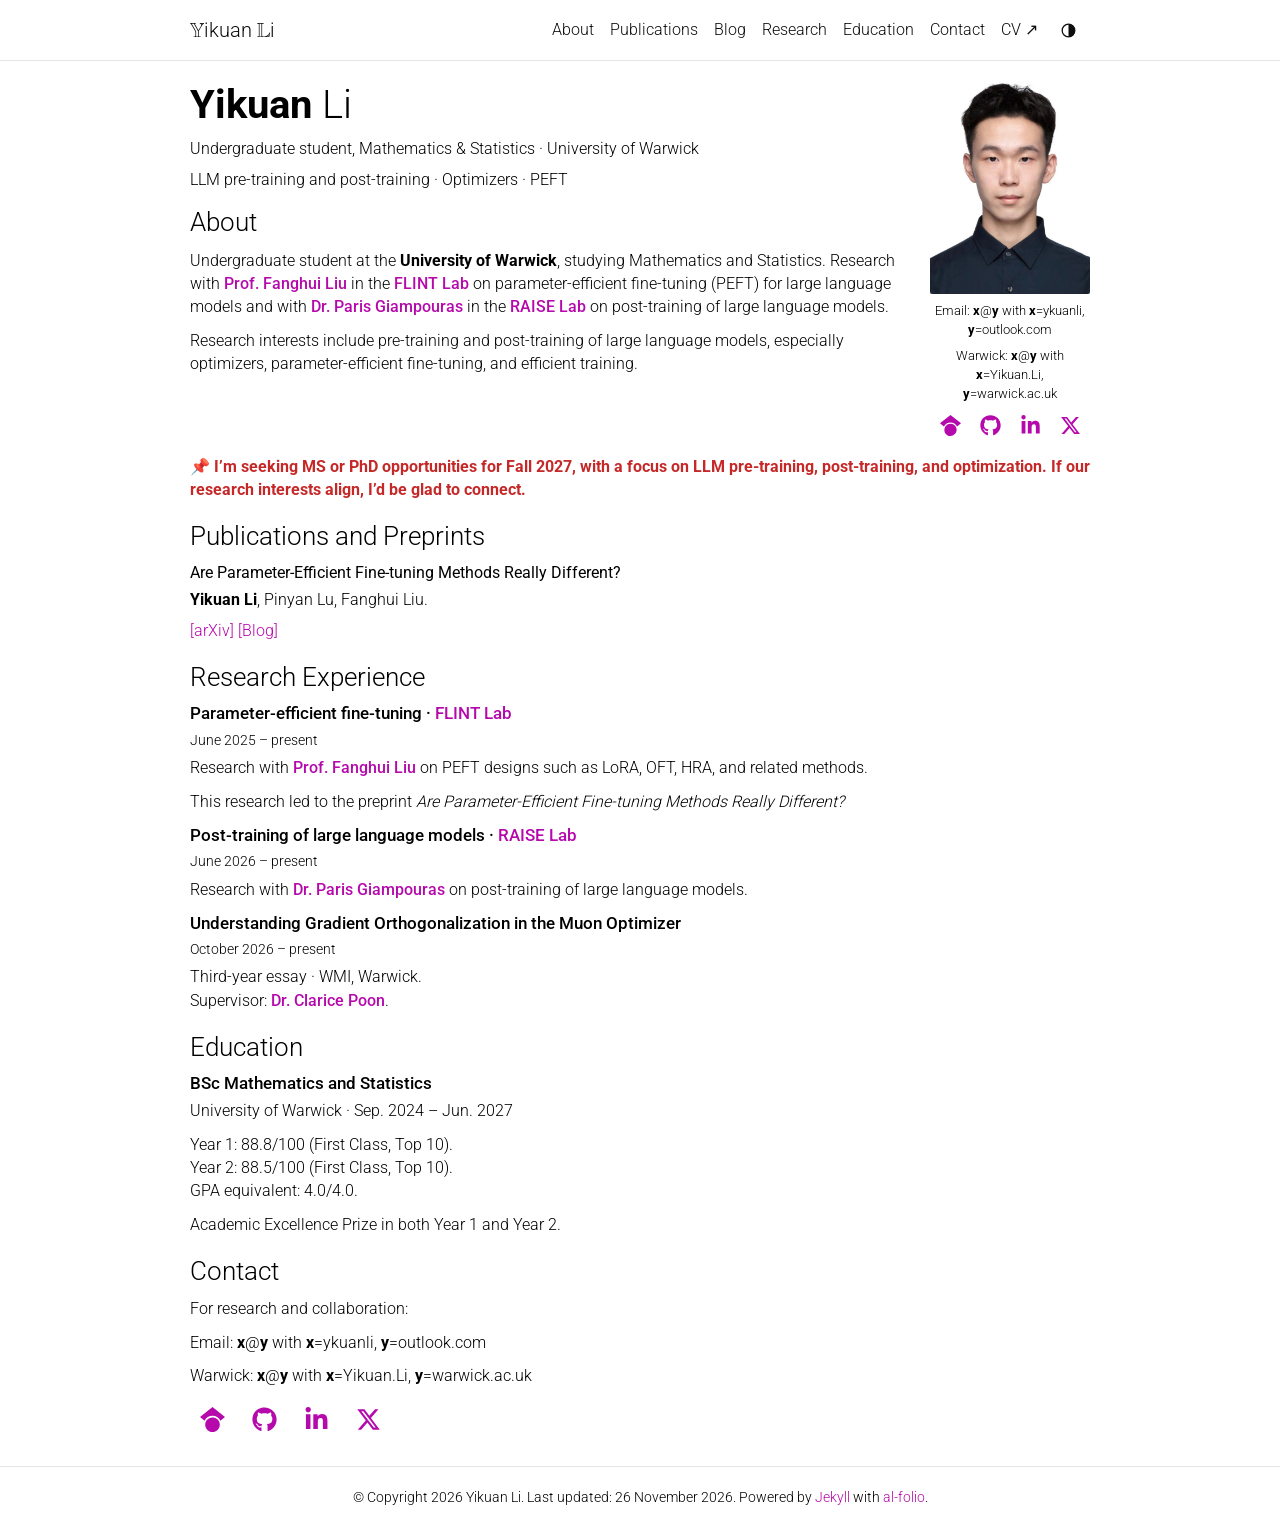
<file: index.html>
<!DOCTYPE html> <html lang="en"> <head> <meta http-equiv="Content-Type" content="text/html; charset=UTF-8"> <meta charset="utf-8"> <meta name="viewport" content="width=device-width, initial-scale=1, shrink-to-fit=no"> <meta http-equiv="X-UA-Compatible" content="IE=edge"> <title> Yikuan Li — Academic Website </title> <meta name="author" content="Yikuan Li"> <meta name="description" content="Yikuan Li — Undergraduate student at Warwick."> <meta name="keywords" content="Yikuan Li, Warwick, large language models, pre-training, post-training, optimizers, PEFT"> <meta http-equiv="Content-Security-Policy" content="default-src 'self'; script-src 'self' 'unsafe-inline' https:; style-src 'self' 'unsafe-inline' https:; img-src 'self' data: https:; font-src 'self' data: https:; media-src 'self' https:; frame-src 'self' https:; connect-src 'self' https:;"> <style>
  :root {
    --max-content-width: 930px;
  }
</style> <link rel="stylesheet" href="/assets/css/tailwind.css?v=50c64c15cbb9fd1ce6056fdb8bcb4b62"> <link defer rel="stylesheet" href="/assets/css/jekyll-pygments-themes-github.css?v=591dab5a4e56573bf4ef7fd332894c99" media="" id="highlight_theme_light"> <link rel="shortcut icon" href="/assets/img/favicon.svg?v=a6e8f90758113d9f0fc6253f316c6c0c"> <link rel="stylesheet" href="/assets/css/main.css?v=3116ba77db9ee1581d05bb3e86fbf7f1"> <link rel="canonical" href="https://kuaaannn.github.io/"> <script src="/assets/js/theme.js?v=5286c3e4c334d0ecb8fc0c40ff4fa7ec"></script> <link defer rel="stylesheet" href="/assets/css/jekyll-pygments-themes-native.css?v=5847e5ed4a4568527aa6cfab446049ca" media="none" id="highlight_theme_dark"> <script>
    initTheme();
  </script> <link rel="stylesheet" href="/assets/css/site.css?v=2a68c6dbdc2234f43de0496fd69f45b0"> <script defer src="/assets/js/site.js?v=5c3663d835994f25e3c44d00c64a2917"></script> </head> <body class="fixed-top-nav sticky-bottom-footer"> <a class="skip-link" href="#about">Skip to content</a> <header> <nav id="navbar" class="navbar navbar-light navbar-expand-sm fixed-top" aria-label="Main navigation"> <div class="container"> <a class="navbar-brand title" href="#top" aria-label="Yikuan Li"><span class="mathbb-initial"><span class="mathbb-initial-text">Y</span><svg xmlns="http://www.w3.org/2000/svg" viewbox="4 18.416 27.127 27.168" aria-hidden="true" focusable="false"><path d="M19.983 32.297 14.629 22.7C14.431 22.422 13.994 21.629 13.836 21.312C13.479 20.717 13.479 20.637 13.32 20.003C13.796 19.844 13.875 19.805 14.431 19.805C14.748 19.805 15.422 19.805 15.422 19.13C15.422 18.416 14.827 18.416 14.113 18.416H5.348C4.635 18.416 4 18.416 4 19.13C4 19.765 4.674 19.805 4.912 19.805C5.745 19.844 5.824 20.042 6.419 21.074L14.351 35.153V41.419C14.351 43.918 14.034 44.156 11.694 44.195C11.416 44.195 10.663 44.195 10.663 44.87C10.663 45.584 11.297 45.584 12.011 45.584H23.195C23.909 45.584 24.504 45.584 24.504 44.87C24.504 44.195 23.83 44.195 23.314 44.195C21.093 44.195 20.816 43.759 20.816 41.419V33.527L25.972 25.198C27.598 22.62 29.184 20.082 30.374 19.805C30.652 19.765 31.127 19.646 31.127 19.13C31.127 18.416 30.533 18.416 29.819 18.416H23.751C23.037 18.416 22.402 18.416 22.402 19.13C22.402 19.725 22.997 19.765 23.275 19.805C25.258 20.042 25.615 21.827 25.615 22.422C25.615 22.779 25.496 23.414 25.099 24.048ZM28.034 19.805C27.875 20.003 27.042 21.034 26.844 21.312C26.686 20.796 26.408 20.201 26.051 19.805ZM15.303 44.195C15.739 43.323 15.739 41.935 15.739 41.499V34.796L7.331 19.805H11.972C11.932 20.399 11.932 20.677 12.606 22.025C12.924 22.62 13.796 24.088 14.113 24.683C14.827 25.952 18.674 32.853 19.428 34.082V41.499C19.428 41.975 19.428 43.323 19.864 44.195Z"></path></svg></span>ikuan <span class="mathbb-initial mathbb-initial-l"><span class="mathbb-initial-text">L</span><svg xmlns="http://www.w3.org/2000/svg" viewbox="35.212 18.416 24.788 27.168" aria-hidden="true" focusable="false"><path d="M45.008 22.065C45.008 20.122 45.127 19.805 47.19 19.805C47.626 19.805 48.3 19.805 48.3 19.13C48.3 18.416 47.705 18.416 46.992 18.416H36.561C35.847 18.416 35.212 18.416 35.212 19.13C35.212 19.805 35.966 19.805 36.283 19.805C38.544 19.805 38.703 20.122 38.703 22.065V41.935C38.703 43.799 38.584 44.195 36.482 44.195C35.887 44.195 35.212 44.195 35.212 44.87C35.212 45.584 35.847 45.584 36.561 45.584H57.581C58.334 45.584 58.691 45.584 58.85 45.068C58.89 44.949 60 37.572 60 37.414C60 36.977 59.643 36.7 59.326 36.7C59.008 36.7 58.691 36.938 58.612 37.255C58.374 38.405 57.938 40.348 54.646 42.411C52.108 44.037 50.085 44.195 48.776 44.195H46.714C45.762 44.195 45.008 44.195 45.008 41.538ZM40.091 21.986C40.091 21.51 40.091 20.518 39.773 19.805H43.938C43.62 20.518 43.62 21.47 43.62 21.986V41.618C43.62 43.045 43.898 43.839 44.057 44.195H39.773C40.091 43.482 40.091 42.49 40.091 42.014ZM57.581 44.195H54.487V44.156C56.272 43.164 57.303 42.173 57.977 41.499Z"></path></svg></span>i</a> <button class="navbar-toggler collapsed navbar-toggler-main" type="button" data-nav-toggle="navbarNav" aria-controls="navbarNav" aria-expanded="false" aria-label="Toggle navigation"> <span class="icon-bar top-bar"></span> <span class="icon-bar middle-bar"></span> <span class="icon-bar bottom-bar"></span> </button> <div class="collapse navbar-collapse navbar-collapse-main" id="navbarNav"> <ul class="navbar-nav navbar-menu-list flex-nowrap"> <li class="nav-item"><a class="nav-link" href="#about">About</a></li> <li class="nav-item"><a class="nav-link" href="#publications">Publications</a></li> <li class="nav-item"><a class="nav-link" href="/blog/">Blog</a></li> <li class="nav-item"><a class="nav-link" href="#research">Research</a></li> <li class="nav-item"><a class="nav-link" href="#education">Education</a></li> <li class="nav-item"><a class="nav-link" href="#contact">Contact</a></li> <li class="nav-item"><a class="nav-link" href="/yikuan_li_cv.pdf" target="_blank" rel="noopener" aria-label="View CV (PDF)" title="View CV (PDF)">CV <span aria-hidden="true">↗</span></a></li> <li class="toggle-container"> <button id="light-toggle" type="button" title="Change color theme" aria-label="Change color theme"> <svg id="light-toggle-system" viewbox="0 0 24 24" aria-hidden="true"><circle cx="12" cy="12" r="8"></circle><path d="M12 4a8 8 0 0 1 0 16z" fill="currentColor" stroke="none"></path></svg> <svg id="light-toggle-dark" viewbox="0 0 24 24" aria-hidden="true"><path d="M20 15.1A8.4 8.4 0 0 1 8.9 4a8.4 8.4 0 1 0 11.1 11.1Z"></path></svg> <svg id="light-toggle-light" viewbox="0 0 24 24" aria-hidden="true"><circle cx="12" cy="12" r="4"></circle><path d="M12 2v2m0 16v2M2 12h2m16 0h2M4.9 4.9l1.4 1.4m11.4 11.4 1.4 1.4M4.9 19.1l1.4-1.4M17.7 6.3l1.4-1.4"></path></svg> </button> </li> </ul> </div> </div> </nav> </header> <div class="container mt-5" role="main"> <div class="post academic-home" id="top"> <aside class="profile float-right" aria-label="Portrait and contact links"> <figure> <picture> <img src="/IMG_1312.jpg" class="profile-photo" width="1170" height="1560" alt="Yikuan Li" loading="eager" onerror="this.onerror=null; document.querySelectorAll('.responsive-img-srcset').forEach(function (n) { n.remove(); });"> </picture> </figure> <div class="profile-links"> <p class="contact-email">Email: <strong>x</strong>@<strong>y</strong> with <span class="email-part"><strong>x</strong>=ykuanli,</span> <span class="email-part"><strong>y</strong>=outlook.com</span></p> <p class="contact-email">Warwick: <strong>x</strong>@<strong>y</strong> with <span class="email-part"><strong>x</strong>=Yikuan.Li,</span> <span class="email-part"><strong>y</strong>=warwick.ac.uk</span></p> <div class="social-icons"> <a class="social-link" href="https://scholar.google.com/citations?user=ZmPfKAYAAAAJ" target="_blank" rel="noopener" aria-label="Google Scholar" title="Google Scholar"> <svg class="social-icon" aria-hidden="true" focusable="false" fill="currentColor" xmlns="http://www.w3.org/2000/svg" viewbox="0 0 512 512"><path d="M390.9 298.5c0 0 0 .1 .1 .1c9.2 19.4 14.4 41.1 14.4 64C405.3 445.1 338.5 512 256 512s-149.3-66.9-149.3-149.3c0-22.9 5.2-44.6 14.4-64h0c1.7-3.6 3.6-7.2 5.6-10.7c4.4-7.6 9.4-14.7 15-21.3c27.4-32.6 68.5-53.3 114.4-53.3c33.6 0 64.6 11.1 89.6 29.9c9.1 6.9 17.4 14.7 24.8 23.5c5.6 6.6 10.6 13.8 15 21.3c2 3.4 3.8 7 5.5 10.5zm26.4-18.8c-30.1-58.4-91-98.4-161.3-98.4s-131.2 40-161.3 98.4L0 202.7 256 0 512 202.7l-94.7 77.1z"></path></svg> </a> <a class="social-link" href="https://github.com/Kuaaannn" target="_blank" rel="noopener" aria-label="GitHub" title="GitHub"> <svg class="social-icon" aria-hidden="true" focusable="false" fill="currentColor" xmlns="http://www.w3.org/2000/svg" viewbox="0 0 496 512"><path d="M165.9 397.4c0 2-2.3 3.6-5.2 3.6-3.3.3-5.6-1.3-5.6-3.6 0-2 2.3-3.6 5.2-3.6 3-.3 5.6 1.3 5.6 3.6zm-31.1-4.5c-.7 2 1.3 4.3 4.3 4.9 2.6 1 5.6 0 6.2-2s-1.3-4.3-4.3-5.2c-2.6-.7-5.5.3-6.2 2.3zm44.2-1.7c-2.9.7-4.9 2.6-4.6 4.9.3 2 2.9 3.3 5.9 2.6 2.9-.7 4.9-2.6 4.6-4.6-.3-1.9-3-3.2-5.9-2.9zM244.8 8C106.1 8 0 113.3 0 252c0 110.9 69.8 205.8 169.5 239.2 12.8 2.3 17.3-5.6 17.3-12.1 0-6.2-.3-40.4-.3-61.4 0 0-70 15-84.7-29.8 0 0-11.4-29.1-27.8-36.6 0 0-22.9-15.7 1.6-15.4 0 0 24.9 2 38.6 25.8 21.9 38.6 58.6 27.5 72.9 20.9 2.3-16 8.8-27.1 16-33.7-55.9-6.2-112.3-14.3-112.3-110.5 0-27.5 7.6-41.3 23.6-58.9-2.6-6.5-11.1-33.3 2.6-67.9 20.9-6.5 69 27 69 27 20-5.6 41.5-8.5 62.8-8.5s42.8 2.9 62.8 8.5c0 0 48.1-33.6 69-27 13.7 34.7 5.2 61.4 2.6 67.9 16 17.7 25.8 31.5 25.8 58.9 0 96.5-58.9 104.2-114.8 110.5 9.2 7.9 17 22.9 17 46.4 0 33.7-.3 75.4-.3 83.6 0 6.5 4.6 14.4 17.3 12.1C428.2 457.8 496 362.9 496 252 496 113.3 383.5 8 244.8 8zM97.2 352.9c-1.3 1-1 3.3.7 5.2 1.6 1.6 3.9 2.3 5.2 1 1.3-1 1-3.3-.7-5.2-1.6-1.6-3.9-2.3-5.2-1zm-10.8-8.1c-.7 1.3.3 2.9 2.3 3.9 1.6 1 3.6.7 4.3-.7.7-1.3-.3-2.9-2.3-3.9-2-.6-3.6-.3-4.3.7zm32.4 35.6c-1.6 1.3-1 4.3 1.3 6.2 2.3 2.3 5.2 2.6 6.5 1 1.3-1.3.7-4.3-1.3-6.2-2.2-2.3-5.2-2.6-6.5-1zm-11.4-14.7c-1.6 1-1.6 3.6 0 5.9 1.6 2.3 4.3 3.3 5.6 2.3 1.6-1.3 1.6-3.9 0-6.2-1.4-2.3-4-3.3-5.6-2z"></path></svg> </a> <a class="social-link" href="https://linkedin.com/in/yikuan-li" target="_blank" rel="noopener" aria-label="LinkedIn" title="LinkedIn"> <svg class="social-icon" aria-hidden="true" focusable="false" fill="currentColor" xmlns="http://www.w3.org/2000/svg" viewbox="0 0 448 512"><path d="M100.28 448H7.4V148.9h92.88zM53.79 108.1C24.09 108.1 0 83.5 0 53.8a53.79 53.79 0 0 1 107.58 0c0 29.7-24.1 54.3-53.79 54.3zM447.9 448h-92.68V302.4c0-34.7-.7-79.2-48.29-79.2-48.29 0-55.69 37.7-55.69 76.7V448h-92.78V148.9h89.08v40.8h1.3c12.4-23.5 42.69-48.3 87.88-48.3 94 0 111.28 61.9 111.28 142.3V448z"></path></svg> </a> <a class="social-link" href="https://x.com/Yi_Kuan_Li" target="_blank" rel="noopener" aria-label="X" title="X"> <svg class="social-icon" aria-hidden="true" focusable="false" fill="currentColor" xmlns="http://www.w3.org/2000/svg" viewbox="0 0 512 512"><path d="M389.2 48h70.6L305.6 224.2 487 464H345L233.7 318.6 106.5 464H35.8L200.7 275.5 26.8 48H172.4L272.9 180.9 389.2 48zM364.4 421.8h39.1L151.1 88h-42L364.4 421.8z"></path></svg> </a> </div> </div> </aside> <header class="post-header"> <h1 class="post-title"> <span class="font-weight-bold">Yikuan</span> Li</h1> <p class="desc">Undergraduate student, Mathematics &amp; Statistics · University of Warwick</p> <p class="research-focus">LLM pre-training and post-training · Optimizers · PEFT</p> </header> <article><section id="about" class="about-section" aria-labelledby="about-heading"> <h2 id="about-heading">About</h2> <p>Undergraduate student at the <strong>University of Warwick</strong>, studying Mathematics and Statistics. Research with <a class="academic-link" href="https://www.lfhsgre.org/" target="_blank" rel="noopener">Prof. Fanghui Liu</a> in the <a class="academic-link" href="https://www.lfhsgre.org/flint.html" target="_blank" rel="noopener">FLINT Lab</a> on parameter-efficient fine-tuning (PEFT) for large language models and with <a class="academic-link" href="https://parisgiampouras.github.io/" target="_blank" rel="noopener">Dr. Paris Giampouras</a> in the <a class="academic-link" href="https://parisgiampouras.github.io/repsai/" target="_blank" rel="noopener">RAISE Lab</a> on post-training of large language models.</p> <p>Research interests include pre-training and post-training of large language models, especially optimizers, parameter-efficient fine-tuning, and efficient training.</p> </section> <aside class="academic-section graduate-opportunities" aria-label="Graduate study opportunities"> <p><strong>📌 I’m seeking MS or PhD opportunities for Fall 2027, with a focus on LLM pre-training, post-training, and optimization. If our research interests align, I’d be glad to connect.</strong></p> </aside> <section id="publications" class="academic-section" aria-labelledby="publications-heading"> <h2 id="publications-heading">Publications and Preprints</h2> <div class="publications"> <ol class="bibliography"> <li class="publication-entry"> <h3 class="title" id="are-parameter-efficient-fine-tuning-methods-really-different">Are Parameter-Efficient Fine-tuning Methods Really Different?</h3> <p class="author"><strong>Yikuan Li</strong>, Pinyan Lu, Fanghui Liu.</p> <p class="periodical"><a href="https://arxiv.org/abs/2610.09122" target="_blank" rel="noopener" aria-label="Read arXiv preprint: Are Parameter-Efficient Fine-tuning Methods Really Different?">[arXiv]</a> <a href="/peft-methods/" target="_blank" rel="noopener" aria-label="Read PEFT research blog: Are Parameter-Efficient Fine-tuning Methods Really Different?">[Blog]</a></p> </li> </ol> </div> </section> <section id="research" class="academic-section" aria-labelledby="research-heading"> <h2 id="research-heading">Research Experience</h2> <h3 id="parameter-efficient-fine-tuning">Parameter-efficient fine-tuning · <a class="academic-link" href="https://www.lfhsgre.org/flint.html" target="_blank" rel="noopener">FLINT Lab</a> </h3> <p class="research-period"><time datetime="2025-06">June 2025</time> – present</p> <p>Research with <a class="academic-link" href="https://www.lfhsgre.org/" target="_blank" rel="noopener">Prof. Fanghui Liu</a> on PEFT designs such as LoRA, OFT, HRA, and related methods.</p> <p>This research led to the preprint <em>Are Parameter-Efficient Fine-tuning Methods Really Different?</em></p> <h3 id="post-training-of-large-language-models">Post-training of large language models · <a class="academic-link" href="https://parisgiampouras.github.io/repsai/" target="_blank" rel="noopener">RAISE Lab</a> </h3> <p class="research-period"><time datetime="2026-06">June 2026</time> – present</p> <p>Research with <a class="academic-link" href="https://parisgiampouras.github.io/" target="_blank" rel="noopener">Dr. Paris Giampouras</a> on post-training of large language models.</p> <h3 id="third-year-essay">Understanding Gradient Orthogonalization in the Muon Optimizer</h3> <p class="research-period"><time datetime="2026-10">October 2026</time> – present</p> <p>Third-year essay · WMI, Warwick.<br> Supervisor: <a class="academic-link" href="https://cmhsp2.github.io/" target="_blank" rel="noopener">Dr. Clarice Poon</a>.</p> </section> <section id="education" class="academic-section" aria-labelledby="education-heading"> <h2 id="education-heading">Education</h2> <h3 id="bsc-mathematics-and-statistics">BSc Mathematics and Statistics</h3> <p class="education-school">University of Warwick · Sep. 2024 – Jun. 2027</p> <p>Year 1: 88.8/100 (First Class, Top 10).<br> Year 2: 88.5/100 (First Class, Top 10).<br> GPA equivalent: 4.0/4.0.</p> <p>Academic Excellence Prize in both Year 1 and Year 2.</p> </section> <section id="contact" class="academic-section" aria-labelledby="contact-heading"> <h2 id="contact-heading">Contact</h2> <p>For research and collaboration:</p> <div class="contact-links" aria-label="Contact links"> <p class="contact-email">Email: <strong>x</strong>@<strong>y</strong> with <span class="email-part"><strong>x</strong>=ykuanli,</span> <span class="email-part"><strong>y</strong>=outlook.com</span></p> <p class="contact-email">Warwick: <strong>x</strong>@<strong>y</strong> with <span class="email-part"><strong>x</strong>=Yikuan.Li,</span> <span class="email-part"><strong>y</strong>=warwick.ac.uk</span></p> <div class="social-icons"> <a class="social-link" href="https://scholar.google.com/citations?user=ZmPfKAYAAAAJ" target="_blank" rel="noopener" aria-label="Google Scholar" title="Google Scholar"> <svg class="social-icon" aria-hidden="true" focusable="false" fill="currentColor" xmlns="http://www.w3.org/2000/svg" viewbox="0 0 512 512"><path d="M390.9 298.5c0 0 0 .1 .1 .1c9.2 19.4 14.4 41.1 14.4 64C405.3 445.1 338.5 512 256 512s-149.3-66.9-149.3-149.3c0-22.9 5.2-44.6 14.4-64h0c1.7-3.6 3.6-7.2 5.6-10.7c4.4-7.6 9.4-14.7 15-21.3c27.4-32.6 68.5-53.3 114.4-53.3c33.6 0 64.6 11.1 89.6 29.9c9.1 6.9 17.4 14.7 24.8 23.5c5.6 6.6 10.6 13.8 15 21.3c2 3.4 3.8 7 5.5 10.5zm26.4-18.8c-30.1-58.4-91-98.4-161.3-98.4s-131.2 40-161.3 98.4L0 202.7 256 0 512 202.7l-94.7 77.1z"></path></svg> </a> <a class="social-link" href="https://github.com/Kuaaannn" target="_blank" rel="noopener" aria-label="GitHub" title="GitHub"> <svg class="social-icon" aria-hidden="true" focusable="false" fill="currentColor" xmlns="http://www.w3.org/2000/svg" viewbox="0 0 496 512"><path d="M165.9 397.4c0 2-2.3 3.6-5.2 3.6-3.3.3-5.6-1.3-5.6-3.6 0-2 2.3-3.6 5.2-3.6 3-.3 5.6 1.3 5.6 3.6zm-31.1-4.5c-.7 2 1.3 4.3 4.3 4.9 2.6 1 5.6 0 6.2-2s-1.3-4.3-4.3-5.2c-2.6-.7-5.5.3-6.2 2.3zm44.2-1.7c-2.9.7-4.9 2.6-4.6 4.9.3 2 2.9 3.3 5.9 2.6 2.9-.7 4.9-2.6 4.6-4.6-.3-1.9-3-3.2-5.9-2.9zM244.8 8C106.1 8 0 113.3 0 252c0 110.9 69.8 205.8 169.5 239.2 12.8 2.3 17.3-5.6 17.3-12.1 0-6.2-.3-40.4-.3-61.4 0 0-70 15-84.7-29.8 0 0-11.4-29.1-27.8-36.6 0 0-22.9-15.7 1.6-15.4 0 0 24.9 2 38.6 25.8 21.9 38.6 58.6 27.5 72.9 20.9 2.3-16 8.8-27.1 16-33.7-55.9-6.2-112.3-14.3-112.3-110.5 0-27.5 7.6-41.3 23.6-58.9-2.6-6.5-11.1-33.3 2.6-67.9 20.9-6.5 69 27 69 27 20-5.6 41.5-8.5 62.8-8.5s42.8 2.9 62.8 8.5c0 0 48.1-33.6 69-27 13.7 34.7 5.2 61.4 2.6 67.9 16 17.7 25.8 31.5 25.8 58.9 0 96.5-58.9 104.2-114.8 110.5 9.2 7.9 17 22.9 17 46.4 0 33.7-.3 75.4-.3 83.6 0 6.5 4.6 14.4 17.3 12.1C428.2 457.8 496 362.9 496 252 496 113.3 383.5 8 244.8 8zM97.2 352.9c-1.3 1-1 3.3.7 5.2 1.6 1.6 3.9 2.3 5.2 1 1.3-1 1-3.3-.7-5.2-1.6-1.6-3.9-2.3-5.2-1zm-10.8-8.1c-.7 1.3.3 2.9 2.3 3.9 1.6 1 3.6.7 4.3-.7.7-1.3-.3-2.9-2.3-3.9-2-.6-3.6-.3-4.3.7zm32.4 35.6c-1.6 1.3-1 4.3 1.3 6.2 2.3 2.3 5.2 2.6 6.5 1 1.3-1.3.7-4.3-1.3-6.2-2.2-2.3-5.2-2.6-6.5-1zm-11.4-14.7c-1.6 1-1.6 3.6 0 5.9 1.6 2.3 4.3 3.3 5.6 2.3 1.6-1.3 1.6-3.9 0-6.2-1.4-2.3-4-3.3-5.6-2z"></path></svg> </a> <a class="social-link" href="https://linkedin.com/in/yikuan-li" target="_blank" rel="noopener" aria-label="LinkedIn" title="LinkedIn"> <svg class="social-icon" aria-hidden="true" focusable="false" fill="currentColor" xmlns="http://www.w3.org/2000/svg" viewbox="0 0 448 512"><path d="M100.28 448H7.4V148.9h92.88zM53.79 108.1C24.09 108.1 0 83.5 0 53.8a53.79 53.79 0 0 1 107.58 0c0 29.7-24.1 54.3-53.79 54.3zM447.9 448h-92.68V302.4c0-34.7-.7-79.2-48.29-79.2-48.29 0-55.69 37.7-55.69 76.7V448h-92.78V148.9h89.08v40.8h1.3c12.4-23.5 42.69-48.3 87.88-48.3 94 0 111.28 61.9 111.28 142.3V448z"></path></svg> </a> <a class="social-link" href="https://x.com/Yi_Kuan_Li" target="_blank" rel="noopener" aria-label="X" title="X"> <svg class="social-icon" aria-hidden="true" focusable="false" fill="currentColor" xmlns="http://www.w3.org/2000/svg" viewbox="0 0 512 512"><path d="M389.2 48h70.6L305.6 224.2 487 464H345L233.7 318.6 106.5 464H35.8L200.7 275.5 26.8 48H172.4L272.9 180.9 389.2 48zM364.4 421.8h39.1L151.1 88h-42L364.4 421.8z"></path></svg> </a> </div> </div> </section> </article> </div> </div> <footer class="sticky-bottom mt-5" role="contentinfo"> <div class="container"> © Copyright 2026 Yikuan Li. Last updated: 26 November 2026. Powered by <a href="https://jekyllrb.com/" rel="external nofollow noopener" target="_blank">Jekyll</a> with <a href="https://github.com/alshedivat/al-folio" rel="external nofollow noopener" target="_blank">al-folio</a>. </div> </footer> <script>
  window.alFolio = {
    compatBootstrap: false
  };
</script> <script src="/assets/js/nav-toggle.js?v=141bd79a73ebc0f0b6ea58e440ae79fc"></script> <script src="/assets/js/tooltips-setup.js?v=fe487e99db6c43751e6e7bdb2d6a0611"></script> <script src="/assets/js/no_defer.js?v=53b1b1a645525975c963ce8bf8bfefcf"></script> <script defer src="/assets/js/common.js?v=87baac90f765f2f3362dcf6aaf312a8a"></script> <script defer src="/assets/js/copy_code.js?v=c8a01c11a92744d44b093fc3bda915df" type="text/javascript"></script> <script defer src="/assets/js/jupyter_new_tab.js?v=896d254890d9b47f0281f63bfccf0dee"></script> </body> </html>
</file>
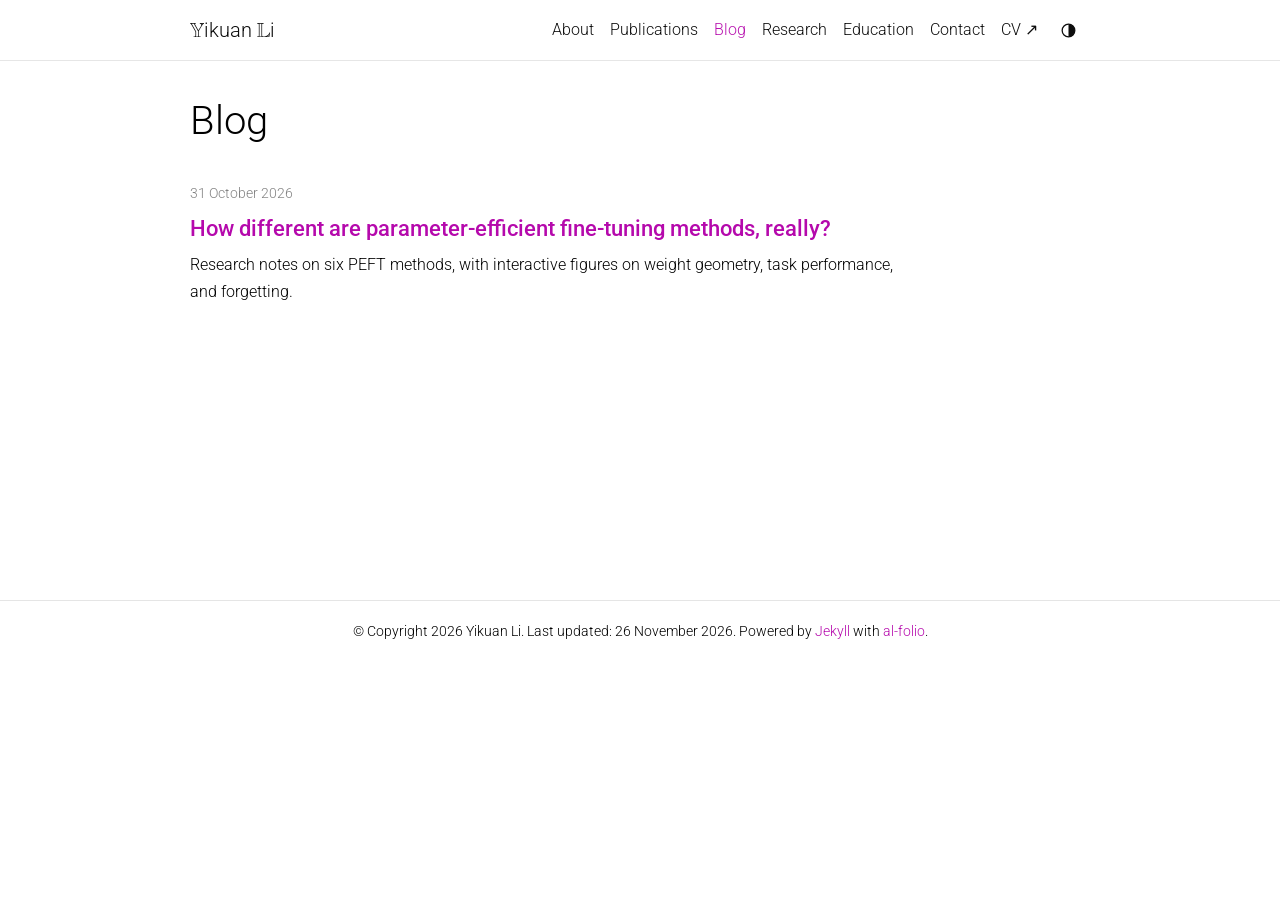
<file: blog/index.html>
<!DOCTYPE html> <html lang="en"> <head> <meta http-equiv="Content-Type" content="text/html; charset=UTF-8"> <meta charset="utf-8"> <meta name="viewport" content="width=device-width, initial-scale=1, shrink-to-fit=no"> <meta http-equiv="X-UA-Compatible" content="IE=edge"> <title> Blog | Yikuan Li — Academic Website </title> <meta name="author" content="Yikuan Li"> <meta name="description" content="Research notes by Yikuan Li."> <meta name="keywords" content="Yikuan Li, Warwick, large language models, pre-training, post-training, optimizers, PEFT"> <meta http-equiv="Content-Security-Policy" content="default-src 'self'; script-src 'self' 'unsafe-inline' https:; style-src 'self' 'unsafe-inline' https:; img-src 'self' data: https:; font-src 'self' data: https:; media-src 'self' https:; frame-src 'self' https:; connect-src 'self' https:;"> <style>
  :root {
    --max-content-width: 930px;
  }
</style> <link rel="stylesheet" href="/assets/css/tailwind.css?v=50c64c15cbb9fd1ce6056fdb8bcb4b62"> <link defer rel="stylesheet" href="/assets/css/jekyll-pygments-themes-github.css?v=591dab5a4e56573bf4ef7fd332894c99" media="" id="highlight_theme_light"> <link rel="shortcut icon" href="/assets/img/favicon.svg?v=a6e8f90758113d9f0fc6253f316c6c0c"> <link rel="stylesheet" href="/assets/css/main.css?v=3116ba77db9ee1581d05bb3e86fbf7f1"> <link rel="canonical" href="https://kuaaannn.github.io/blog/"> <script src="/assets/js/theme.js?v=5286c3e4c334d0ecb8fc0c40ff4fa7ec"></script> <link defer rel="stylesheet" href="/assets/css/jekyll-pygments-themes-native.css?v=5847e5ed4a4568527aa6cfab446049ca" media="none" id="highlight_theme_dark"> <script>
    initTheme();
  </script> <link rel="stylesheet" href="/assets/css/site.css?v=2a68c6dbdc2234f43de0496fd69f45b0"> <script defer src="/assets/js/site.js?v=5c3663d835994f25e3c44d00c64a2917"></script> </head> <body class="fixed-top-nav sticky-bottom-footer"> <a class="skip-link" href="#main">Skip to content</a> <header> <nav id="navbar" class="navbar navbar-light navbar-expand-sm fixed-top" aria-label="Main navigation"> <div class="container"> <a class="navbar-brand title" href="/" aria-label="Yikuan Li"><span class="mathbb-initial"><span class="mathbb-initial-text">Y</span><svg xmlns="http://www.w3.org/2000/svg" viewbox="4 18.416 27.127 27.168" aria-hidden="true" focusable="false"><path d="M19.983 32.297 14.629 22.7C14.431 22.422 13.994 21.629 13.836 21.312C13.479 20.717 13.479 20.637 13.32 20.003C13.796 19.844 13.875 19.805 14.431 19.805C14.748 19.805 15.422 19.805 15.422 19.13C15.422 18.416 14.827 18.416 14.113 18.416H5.348C4.635 18.416 4 18.416 4 19.13C4 19.765 4.674 19.805 4.912 19.805C5.745 19.844 5.824 20.042 6.419 21.074L14.351 35.153V41.419C14.351 43.918 14.034 44.156 11.694 44.195C11.416 44.195 10.663 44.195 10.663 44.87C10.663 45.584 11.297 45.584 12.011 45.584H23.195C23.909 45.584 24.504 45.584 24.504 44.87C24.504 44.195 23.83 44.195 23.314 44.195C21.093 44.195 20.816 43.759 20.816 41.419V33.527L25.972 25.198C27.598 22.62 29.184 20.082 30.374 19.805C30.652 19.765 31.127 19.646 31.127 19.13C31.127 18.416 30.533 18.416 29.819 18.416H23.751C23.037 18.416 22.402 18.416 22.402 19.13C22.402 19.725 22.997 19.765 23.275 19.805C25.258 20.042 25.615 21.827 25.615 22.422C25.615 22.779 25.496 23.414 25.099 24.048ZM28.034 19.805C27.875 20.003 27.042 21.034 26.844 21.312C26.686 20.796 26.408 20.201 26.051 19.805ZM15.303 44.195C15.739 43.323 15.739 41.935 15.739 41.499V34.796L7.331 19.805H11.972C11.932 20.399 11.932 20.677 12.606 22.025C12.924 22.62 13.796 24.088 14.113 24.683C14.827 25.952 18.674 32.853 19.428 34.082V41.499C19.428 41.975 19.428 43.323 19.864 44.195Z"></path></svg></span>ikuan <span class="mathbb-initial mathbb-initial-l"><span class="mathbb-initial-text">L</span><svg xmlns="http://www.w3.org/2000/svg" viewbox="35.212 18.416 24.788 27.168" aria-hidden="true" focusable="false"><path d="M45.008 22.065C45.008 20.122 45.127 19.805 47.19 19.805C47.626 19.805 48.3 19.805 48.3 19.13C48.3 18.416 47.705 18.416 46.992 18.416H36.561C35.847 18.416 35.212 18.416 35.212 19.13C35.212 19.805 35.966 19.805 36.283 19.805C38.544 19.805 38.703 20.122 38.703 22.065V41.935C38.703 43.799 38.584 44.195 36.482 44.195C35.887 44.195 35.212 44.195 35.212 44.87C35.212 45.584 35.847 45.584 36.561 45.584H57.581C58.334 45.584 58.691 45.584 58.85 45.068C58.89 44.949 60 37.572 60 37.414C60 36.977 59.643 36.7 59.326 36.7C59.008 36.7 58.691 36.938 58.612 37.255C58.374 38.405 57.938 40.348 54.646 42.411C52.108 44.037 50.085 44.195 48.776 44.195H46.714C45.762 44.195 45.008 44.195 45.008 41.538ZM40.091 21.986C40.091 21.51 40.091 20.518 39.773 19.805H43.938C43.62 20.518 43.62 21.47 43.62 21.986V41.618C43.62 43.045 43.898 43.839 44.057 44.195H39.773C40.091 43.482 40.091 42.49 40.091 42.014ZM57.581 44.195H54.487V44.156C56.272 43.164 57.303 42.173 57.977 41.499Z"></path></svg></span>i</a> <button class="navbar-toggler collapsed navbar-toggler-main" type="button" data-nav-toggle="navbarNav" aria-controls="navbarNav" aria-expanded="false" aria-label="Toggle navigation"> <span class="icon-bar top-bar"></span> <span class="icon-bar middle-bar"></span> <span class="icon-bar bottom-bar"></span> </button> <div class="collapse navbar-collapse navbar-collapse-main" id="navbarNav"> <ul class="navbar-nav navbar-menu-list flex-nowrap"> <li class="nav-item"><a class="nav-link" href="/#about">About</a></li> <li class="nav-item"><a class="nav-link" href="/#publications">Publications</a></li> <li class="nav-item"><a class="nav-link" href="/blog/" aria-current="page">Blog</a></li> <li class="nav-item"><a class="nav-link" href="/#research">Research</a></li> <li class="nav-item"><a class="nav-link" href="/#education">Education</a></li> <li class="nav-item"><a class="nav-link" href="/#contact">Contact</a></li> <li class="nav-item"><a class="nav-link" href="/yikuan_li_cv.pdf" target="_blank" rel="noopener" aria-label="View CV (PDF)" title="View CV (PDF)">CV <span aria-hidden="true">↗</span></a></li> <li class="toggle-container"> <button id="light-toggle" type="button" title="Change color theme" aria-label="Change color theme"> <svg id="light-toggle-system" viewbox="0 0 24 24" aria-hidden="true"><circle cx="12" cy="12" r="8"></circle><path d="M12 4a8 8 0 0 1 0 16z" fill="currentColor" stroke="none"></path></svg> <svg id="light-toggle-dark" viewbox="0 0 24 24" aria-hidden="true"><path d="M20 15.1A8.4 8.4 0 0 1 8.9 4a8.4 8.4 0 1 0 11.1 11.1Z"></path></svg> <svg id="light-toggle-light" viewbox="0 0 24 24" aria-hidden="true"><circle cx="12" cy="12" r="4"></circle><path d="M12 2v2m0 16v2M2 12h2m16 0h2M4.9 4.9l1.4 1.4m11.4 11.4 1.4 1.4M4.9 19.1l1.4-1.4M17.7 6.3l1.4-1.4"></path></svg> </button> </li> </ul> </div> </div> </nav> </header> <div class="container mt-5" role="main"> <div class="post blog-index" id="top"> <header class="post-header"><h1 class="post-title">Blog</h1></header> <article id="main"><ul class="blog-post-list"> <li> <time datetime="2026-10-31">31 October 2026</time> <h2><a href="/peft-methods/">How different are parameter-efficient fine-tuning methods, really?</a></h2> <p>Research notes on six PEFT methods, with interactive figures on weight geometry, task performance, and forgetting.</p> </li> </ul> </article> </div> </div> <footer class="sticky-bottom mt-5" role="contentinfo"> <div class="container"> © Copyright 2026 Yikuan Li. Last updated: 26 November 2026. Powered by <a href="https://jekyllrb.com/" rel="external nofollow noopener" target="_blank">Jekyll</a> with <a href="https://github.com/alshedivat/al-folio" rel="external nofollow noopener" target="_blank">al-folio</a>. </div> </footer> <script>
  window.alFolio = {
    compatBootstrap: false
  };
</script> <script src="/assets/js/nav-toggle.js?v=141bd79a73ebc0f0b6ea58e440ae79fc"></script> <script src="/assets/js/tooltips-setup.js?v=fe487e99db6c43751e6e7bdb2d6a0611"></script> <script src="/assets/js/no_defer.js?v=53b1b1a645525975c963ce8bf8bfefcf"></script> <script defer src="/assets/js/common.js?v=87baac90f765f2f3362dcf6aaf312a8a"></script> <script defer src="/assets/js/copy_code.js?v=c8a01c11a92744d44b093fc3bda915df" type="text/javascript"></script> <script defer src="/assets/js/jupyter_new_tab.js?v=896d254890d9b47f0281f63bfccf0dee"></script> </body> </html>
</file>
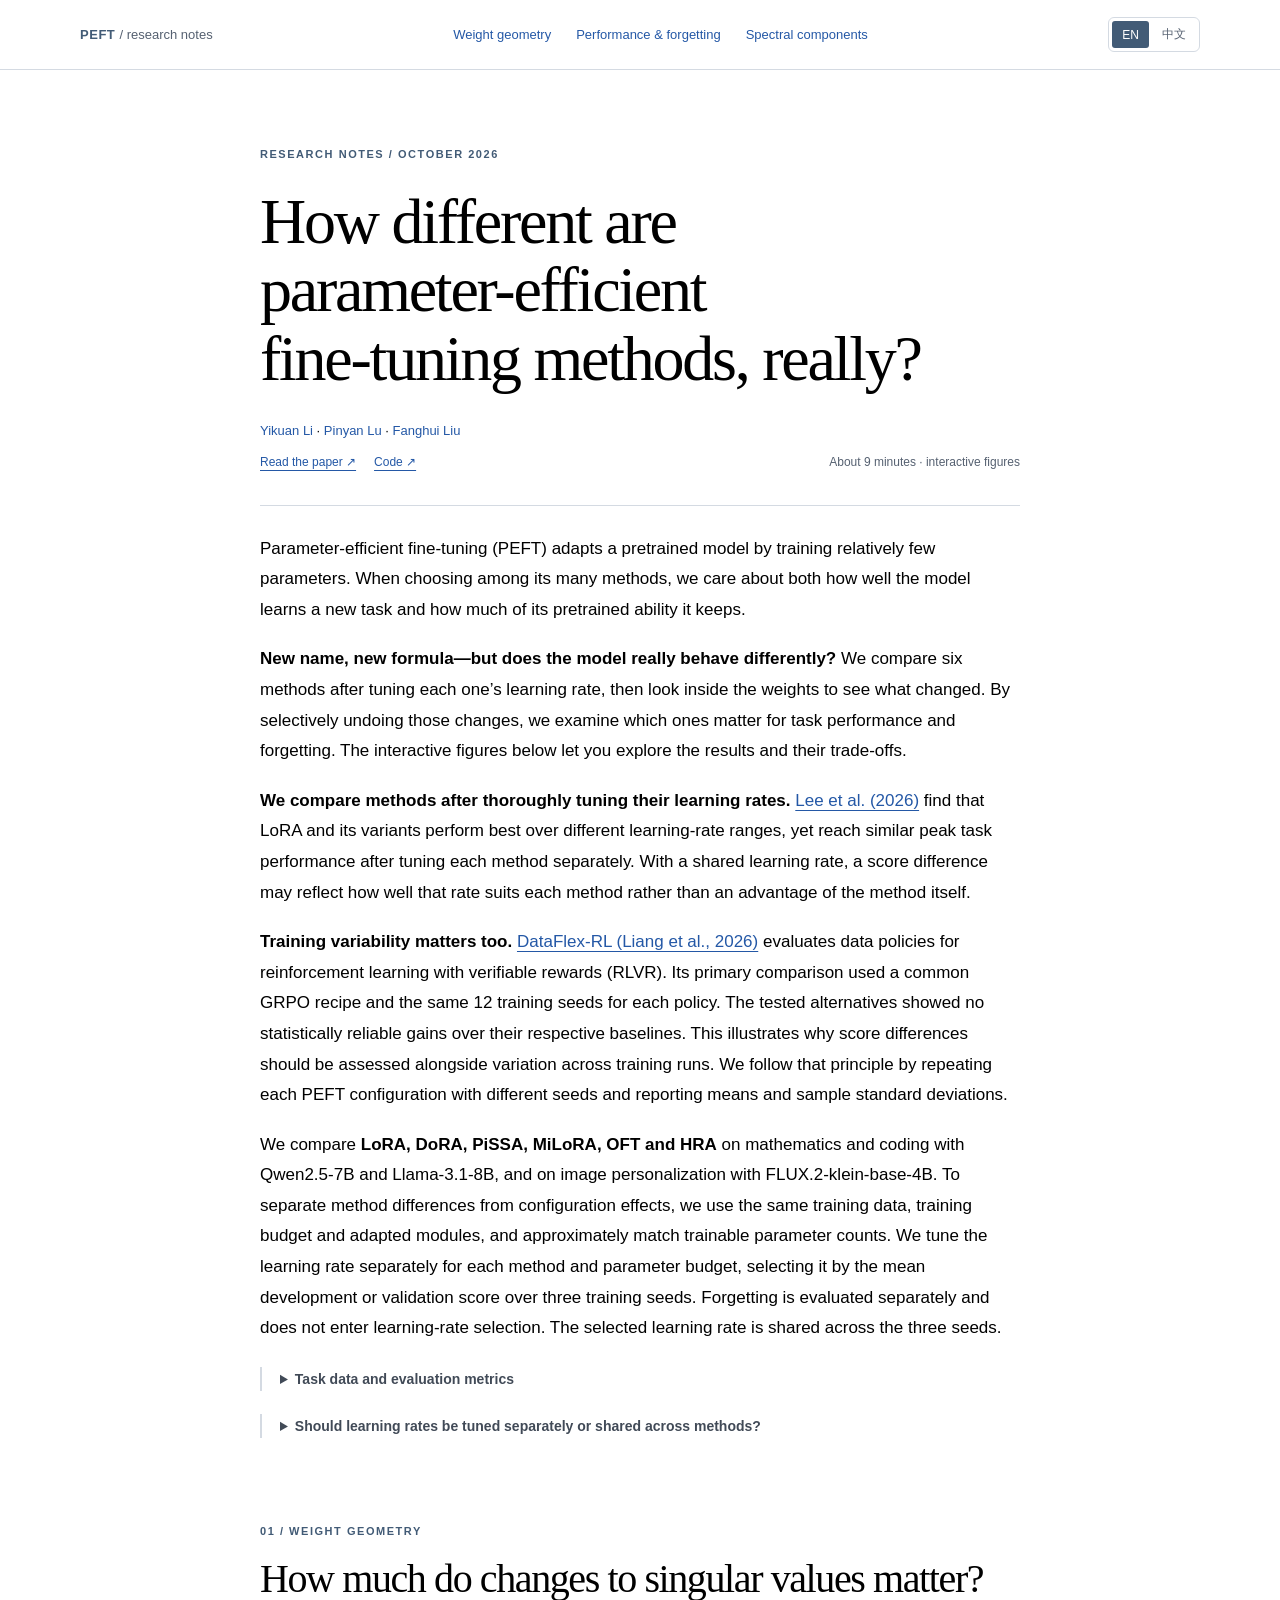
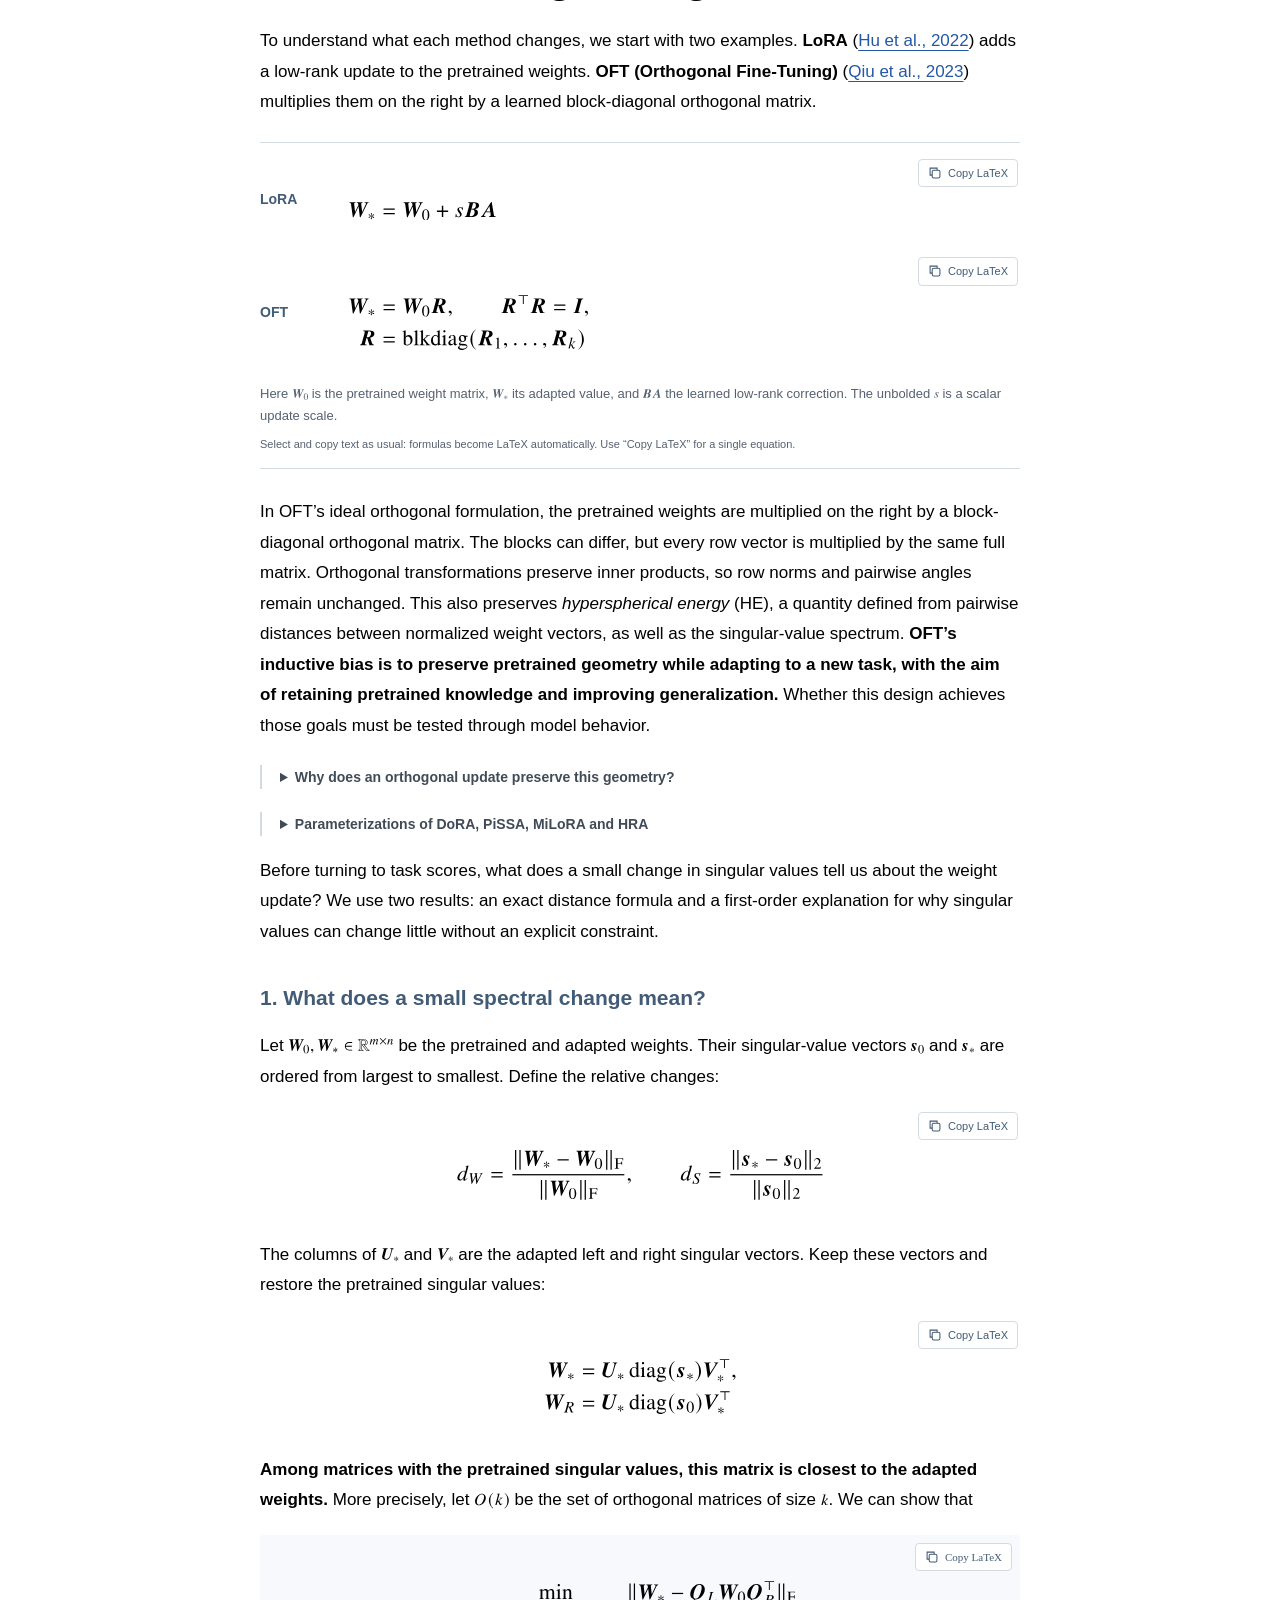
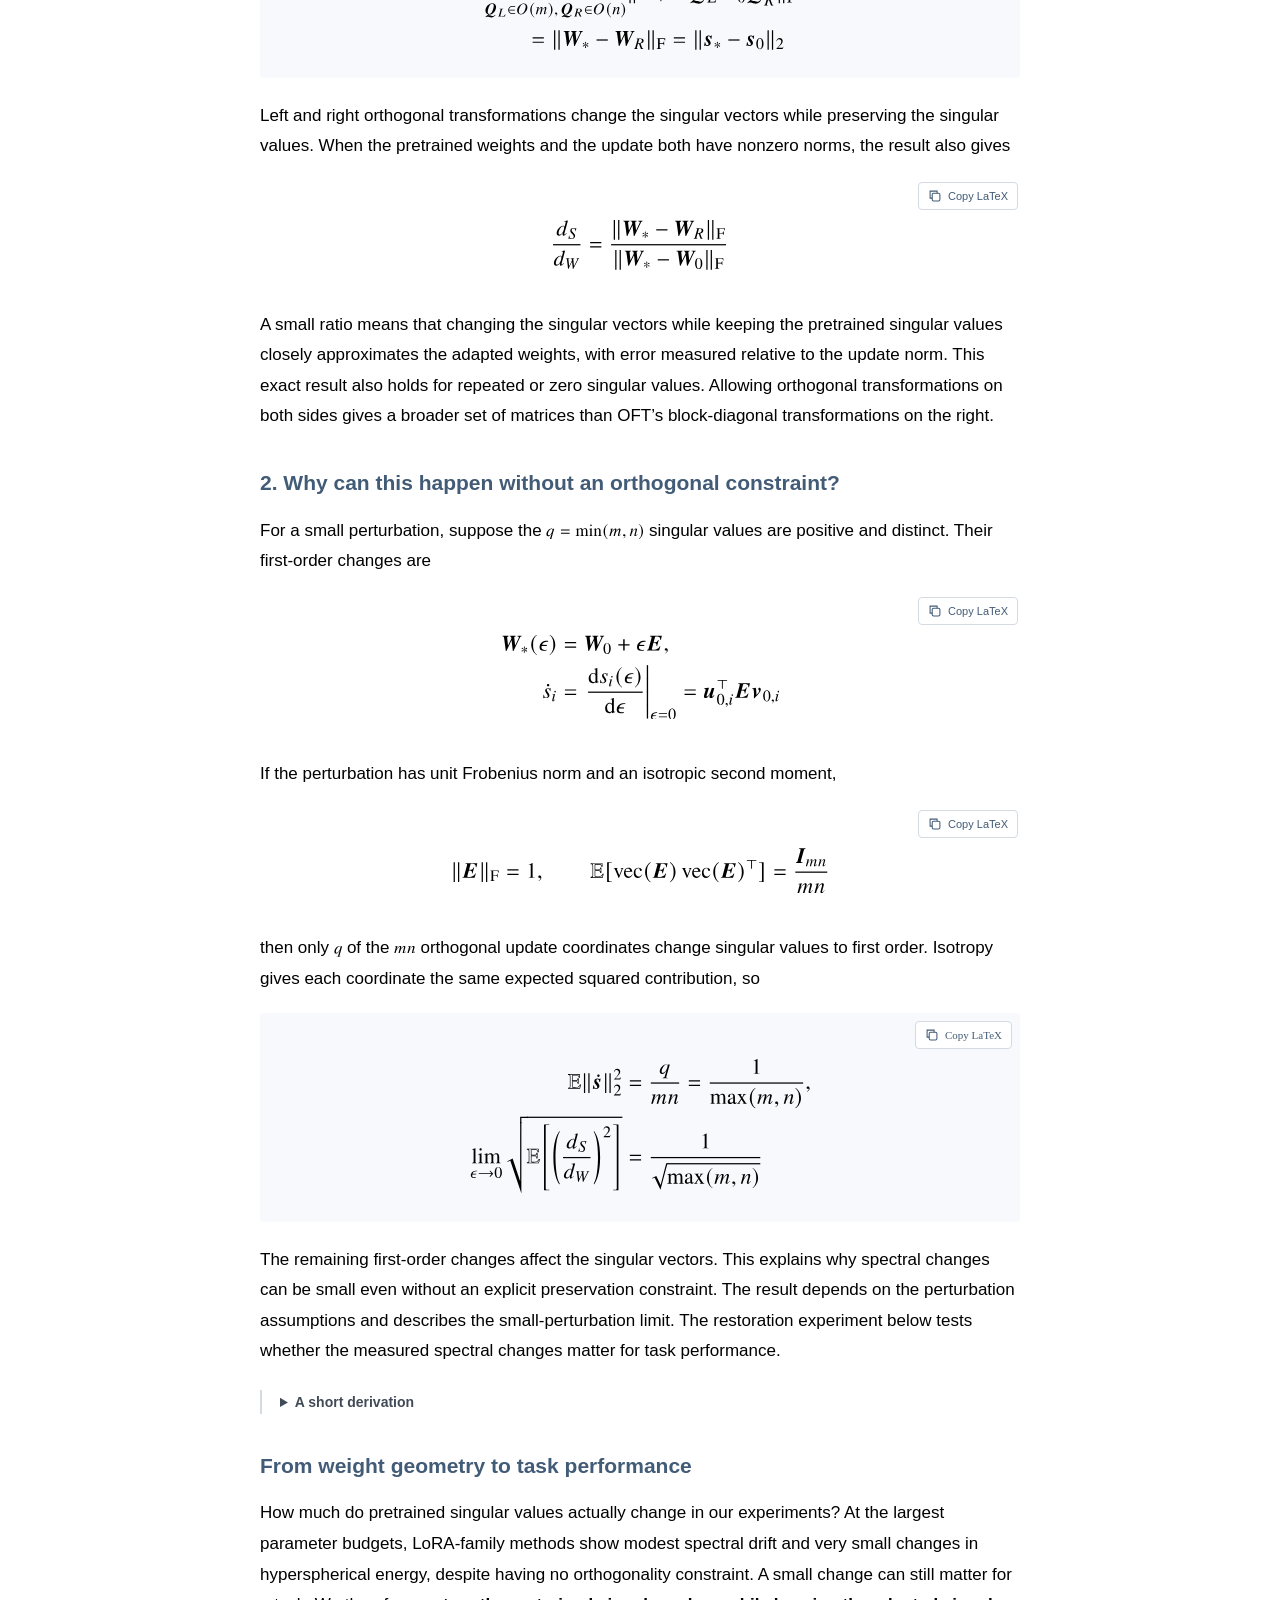
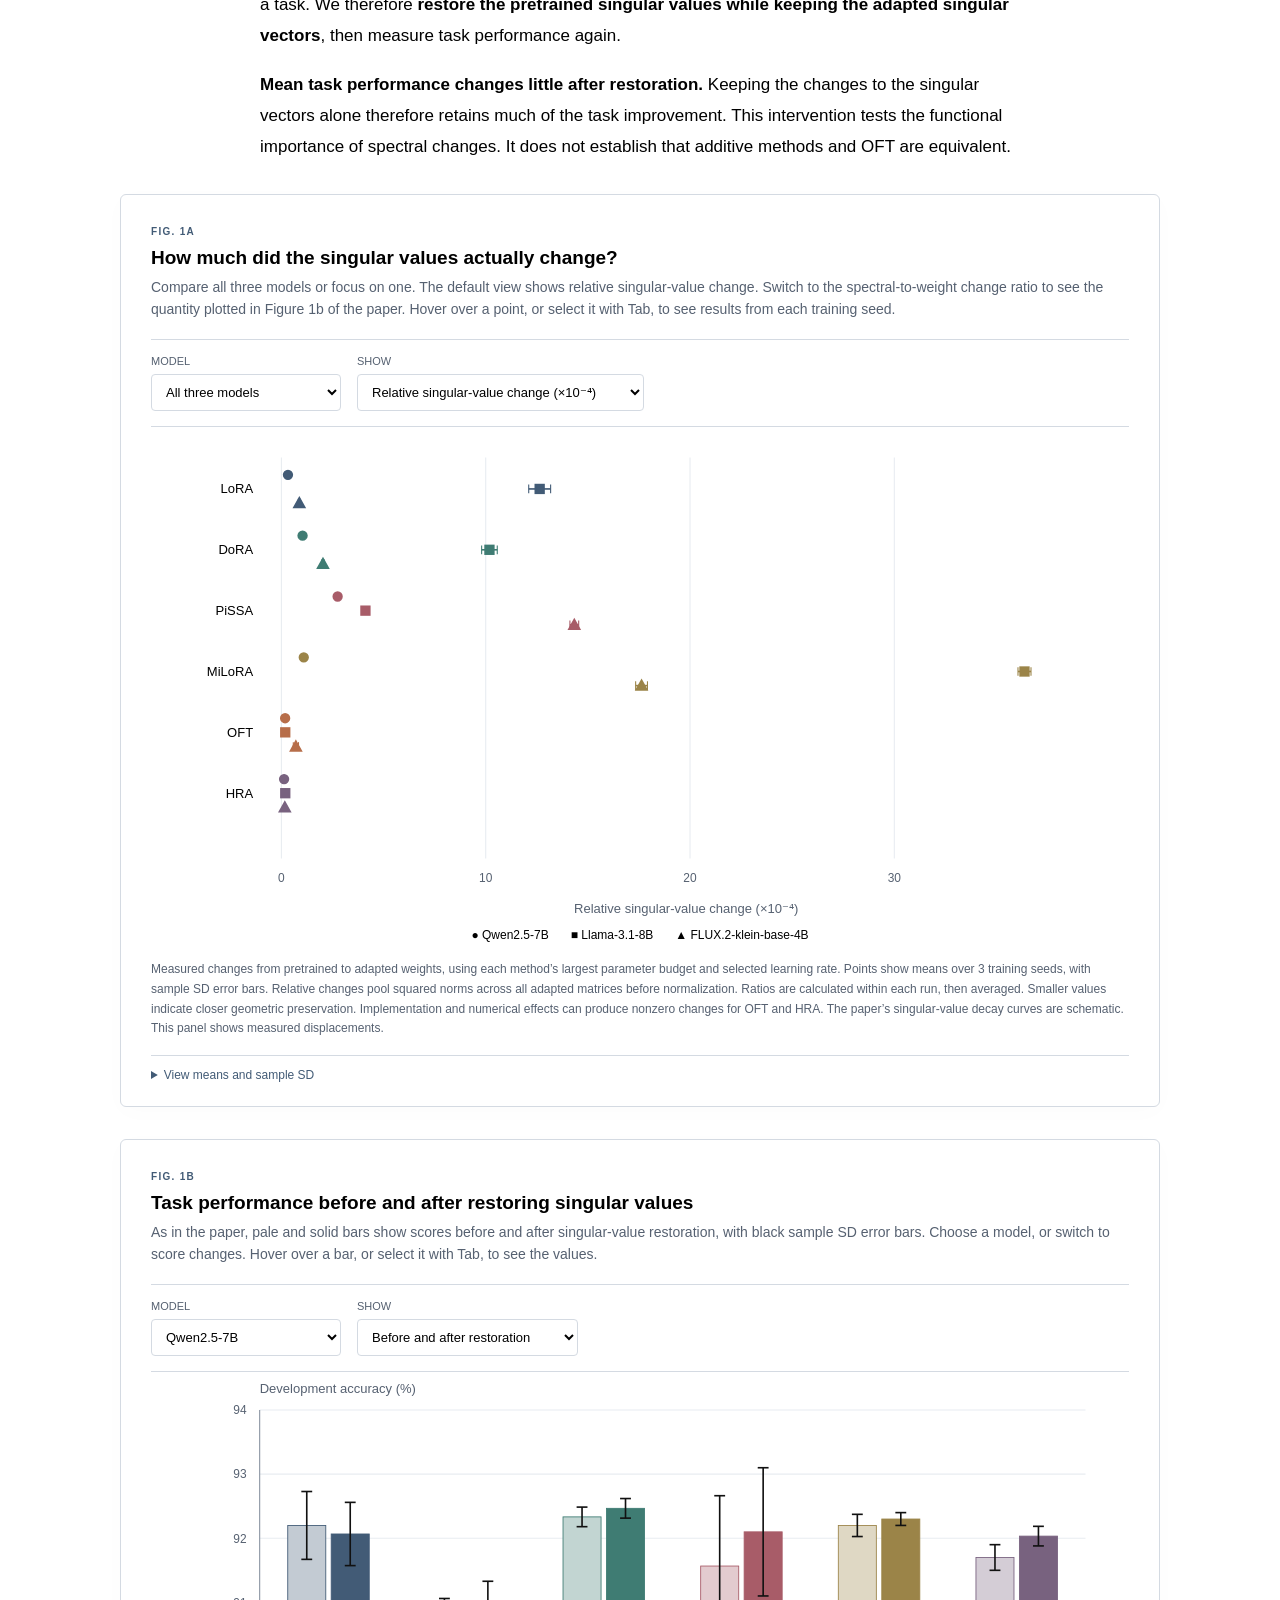
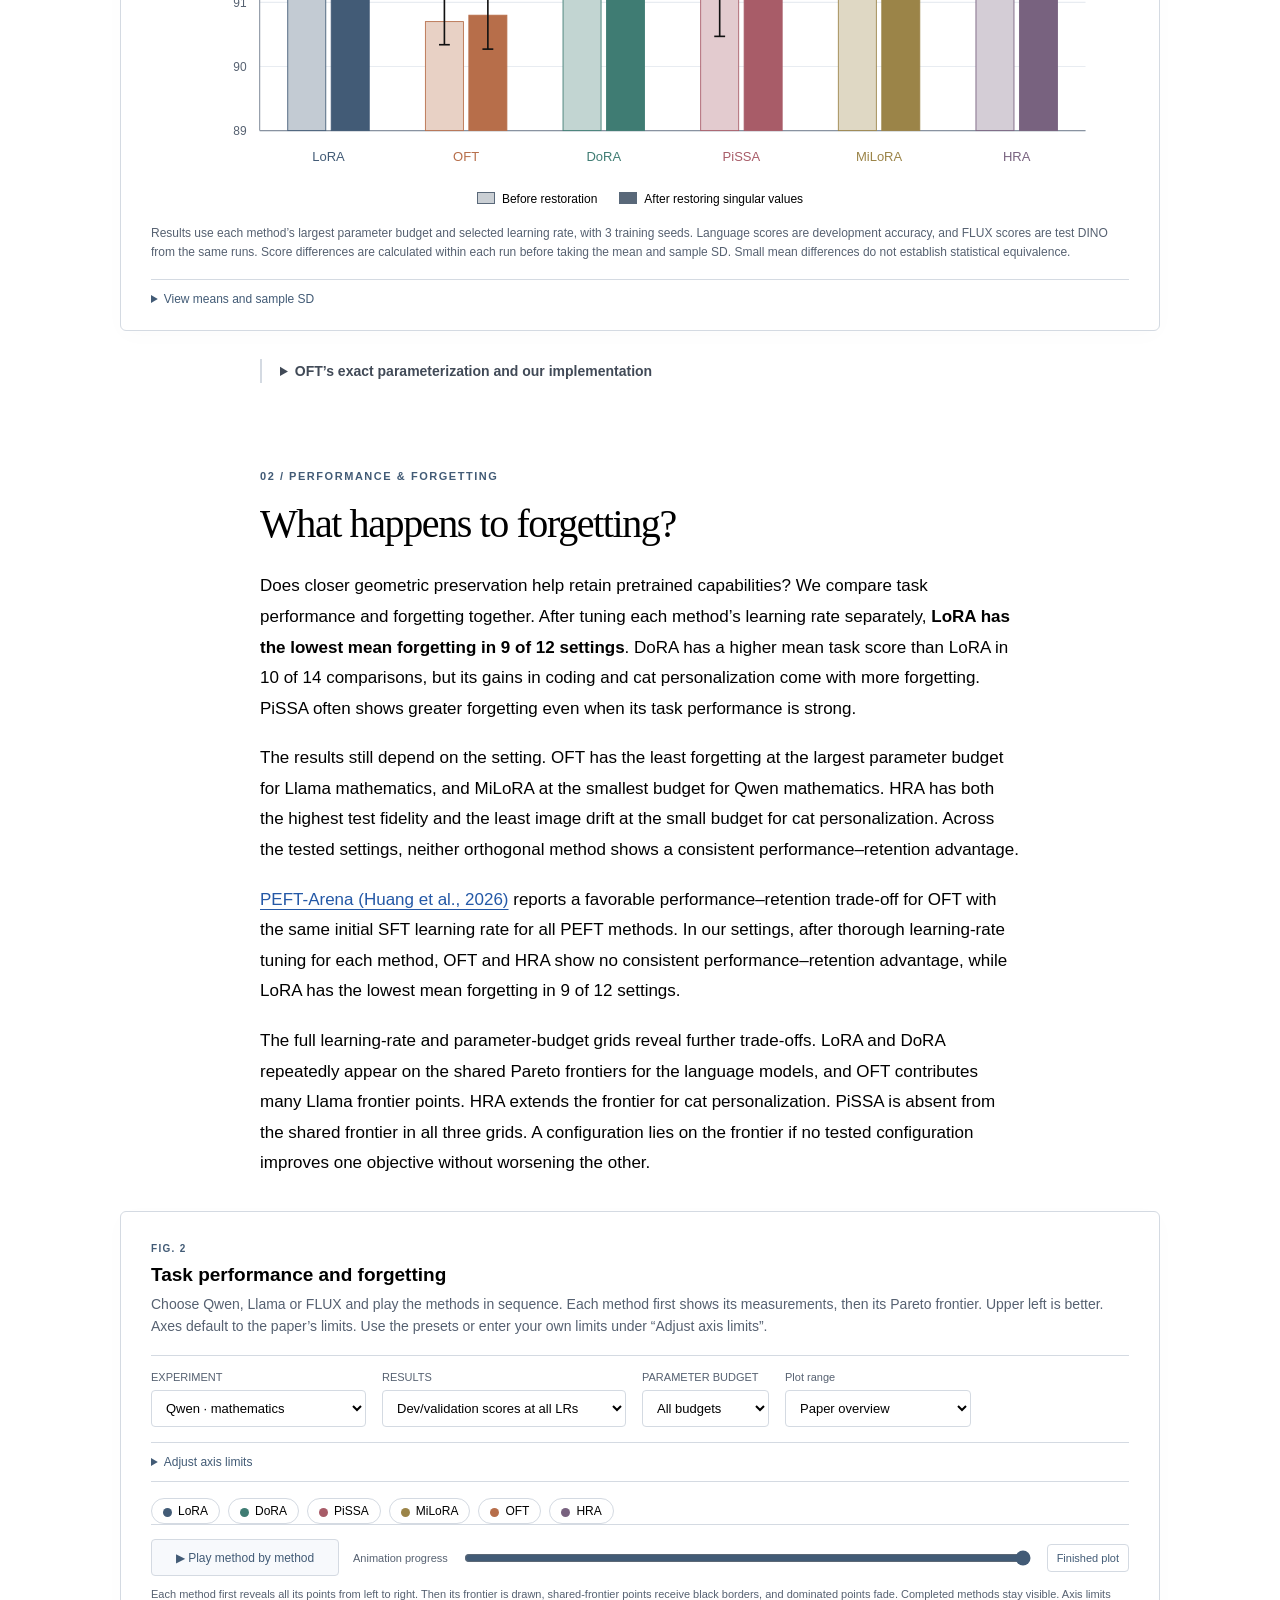
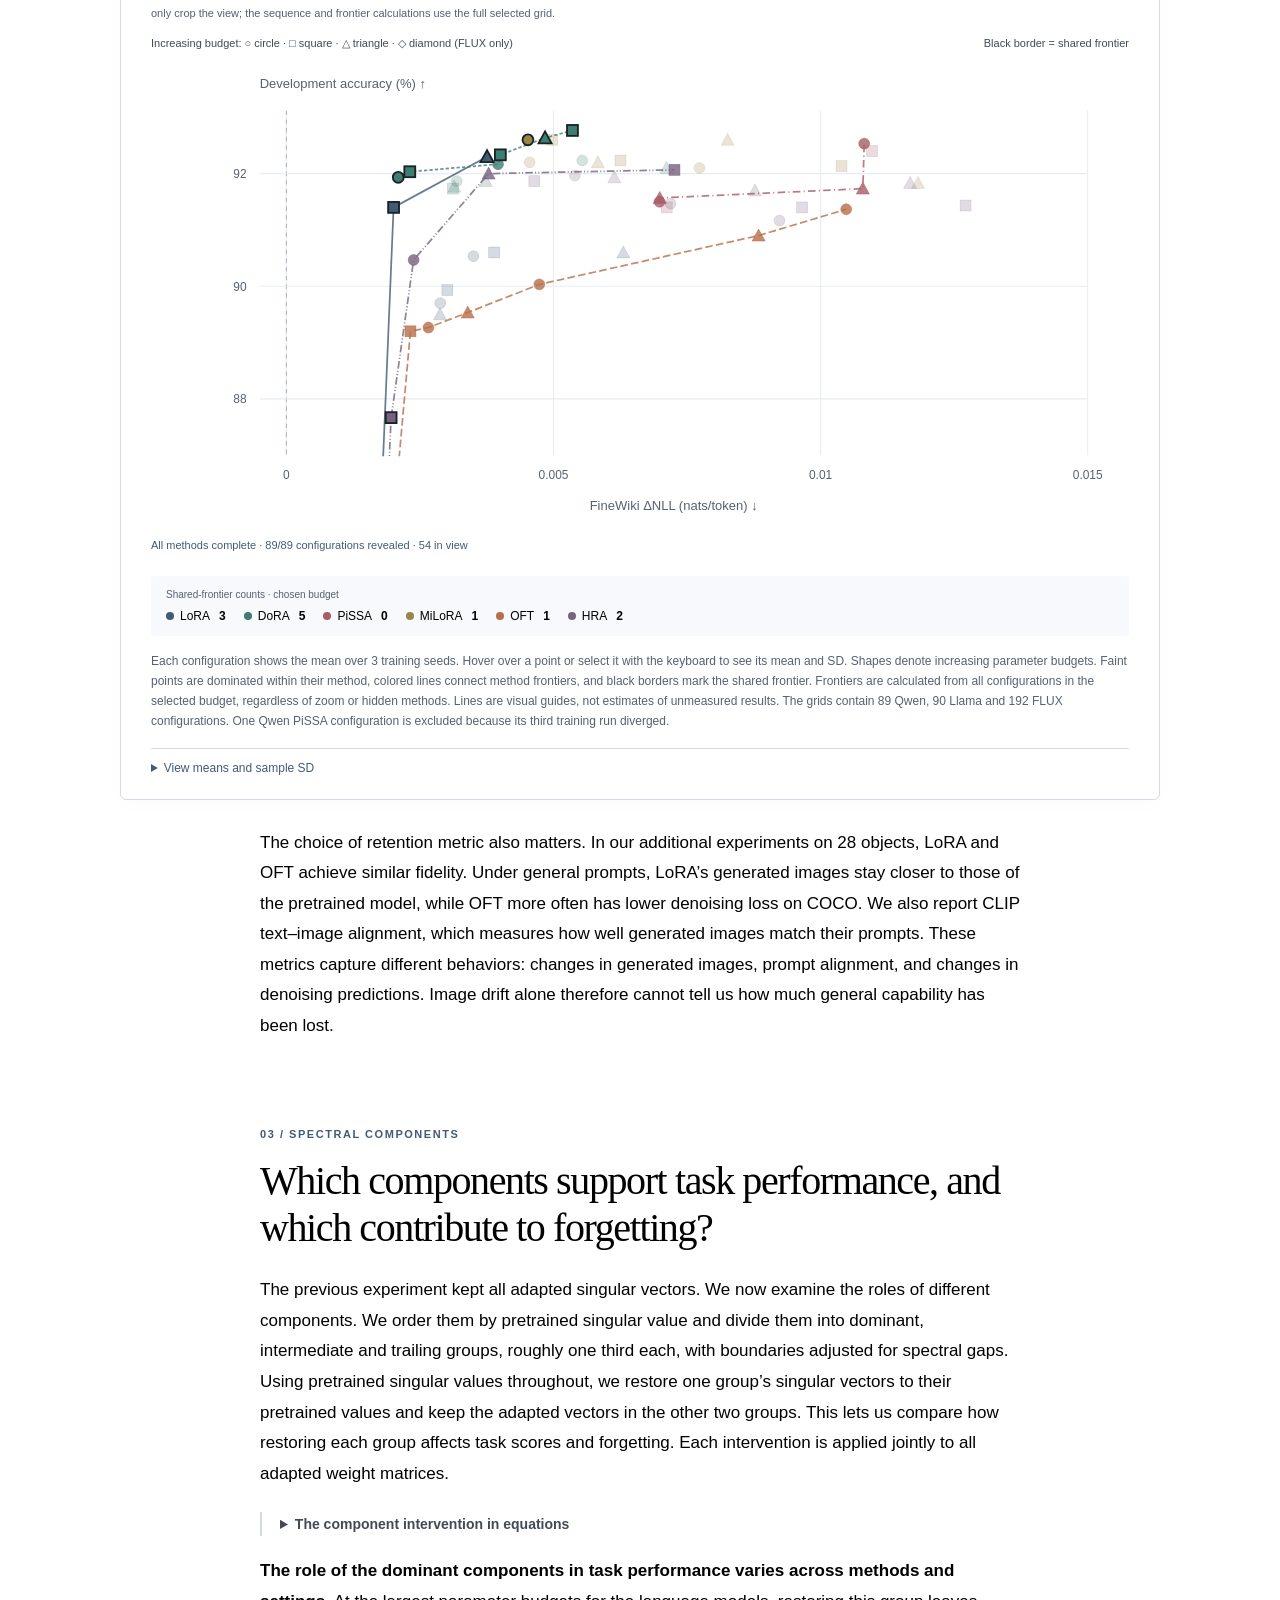
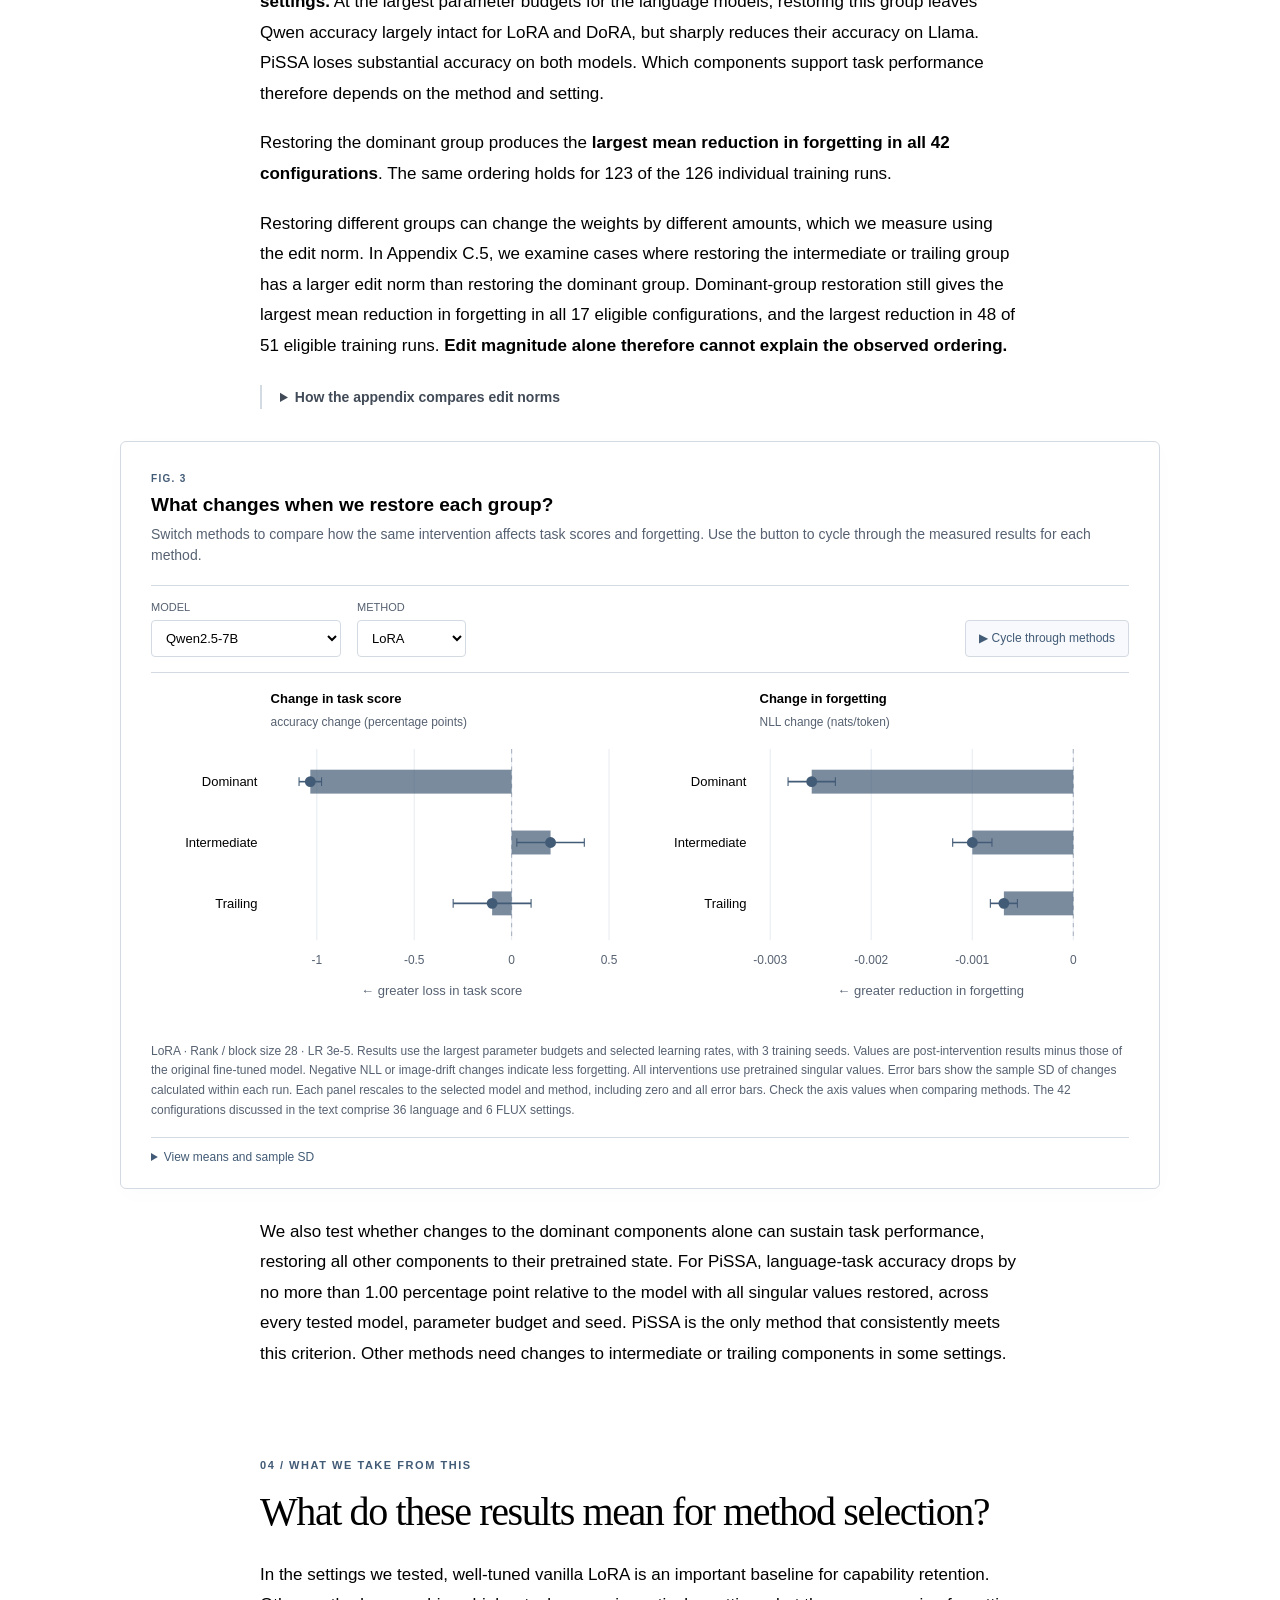
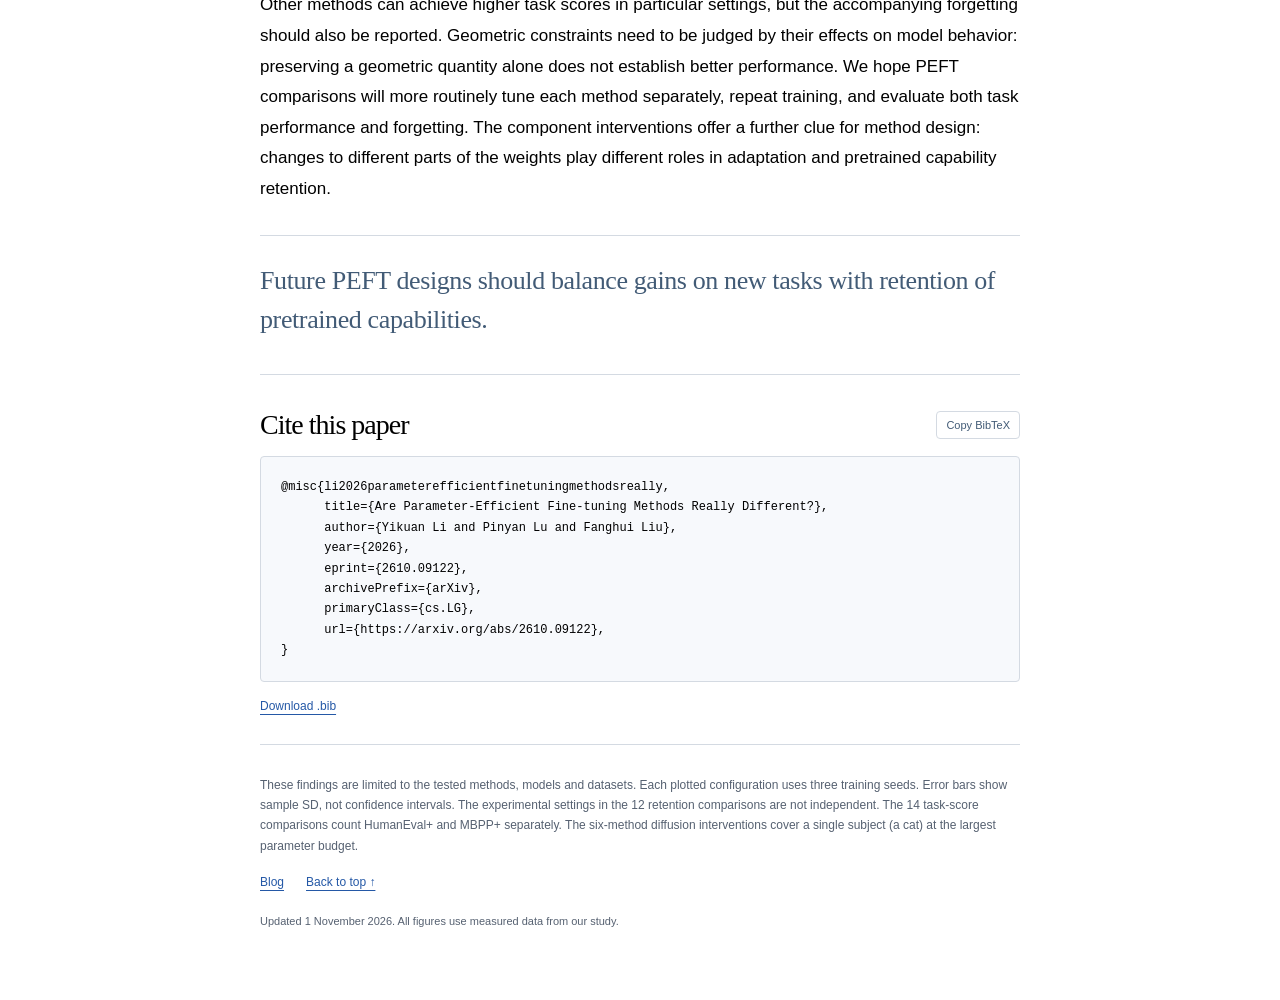
<file: peft-methods/index.html>
<!doctype html>
<html lang="en">
<head>
  <meta charset="utf-8">
  <meta name="viewport" content="width=device-width,initial-scale=1">
  <meta name="description" content="A bilingual, interactive research essay on adaptation, forgetting, and geometry in six PEFT methods.">
  <link rel="canonical" href="https://kuaaannn.github.io/peft-methods/">
  <link rel="icon" href="/assets/img/favicon.svg">
  <title>How different are parameter-efficient fine-tuning methods, really? · PEFT research notes</title>
  <link rel="stylesheet" href="style.css">
  <script src="data.js" defer></script>
  <script src="math.js" defer></script>
  <script src="content.js" defer></script>
  <script src="copy.js" defer></script>
  <script src="pareto.js" defer></script>
  <script src="app.js" defer></script>
</head>
<body>
  <a class="skip" href="#article" data-i18n="skip">Skip to article</a>
  <header class="topbar"><a class="wordmark" href="#top">PEFT <span data-i18n="notes">/ research notes</span></a><nav><a href="#geometry" data-i18n="nav1">Geometry</a><a href="#tradeoffs" data-i18n="nav2">Trade-offs</a><a href="#components" data-i18n="nav3">Components</a></nav><div class="language" aria-label="Language"><button id="en" lang="en" aria-pressed="true">EN</button><button id="zh" lang="zh-CN" aria-pressed="false">中文</button></div></header>
  <main id="article">
    <span id="overview" aria-hidden="true"></span><header class="hero prose" id="top">
      <p class="eyebrow" data-i18n="eyebrow">RESEARCH NOTES / OCTOBER 2026</p>
      <h1 data-i18n="title">How different are<br>parameter-efficient<br>fine-tuning methods, really?</h1>
      <p class="authors"><a href="https://kuaaannn.github.io/" target="_blank" rel="noopener noreferrer" hreflang="en">Yikuan Li</a> · <a href="http://pinyanlu.com/" target="_blank" rel="noopener noreferrer" hreflang="en">Pinyan Lu</a> · <a href="https://www.lfhsgre.org/" target="_blank" rel="noopener noreferrer" hreflang="en">Fanghui Liu</a></p>
      <div class="resources"><a href="https://arxiv.org/abs/2610.09122" data-i18n="paper">Paper ↗</a><a href="https://github.com/Kuaaannn/PEFT_methods" data-i18n="code">Code ↗</a><span data-i18n="reading">6 minute read · interactive figures</span></div>
    </header>
    <div class="prose opening" id="introduction" style="scroll-margin-top:85px">
      <p data-i18n="intro"></p>
      <p data-i18n="motivation"></p>
      <p id="tuning-motivation" data-i18n="tuningMotivation" style="scroll-margin-top:100px"></p>
      <p id="seed-motivation" data-i18n="seedMotivation" style="scroll-margin-top:100px"></p>
      <p data-i18n="protocol"></p>
      <details class="aside math-details" id="evaluation-details">
        <summary data-i18n="evaluationTitle"></summary>
        <p data-i18n="evaluationLanguage"></p><p data-i18n="evaluationSelection"></p>
        <p data-i18n="evaluationNll"></p><div class="math-display" data-math="forgetting_nll"></div><p data-i18n="evaluationNllNote"></p>
        <p data-i18n="evaluationImages"></p>
      </details>
      <details class="aside"><summary data-i18n="reviewTitle"></summary><p data-i18n="review"></p></details>
    </div>
    <section id="geometry">
      <div class="prose"><p class="section-number">01 / <span data-i18n="geometryTag"></span></p><h2 data-i18n="geometryTitle"></h2>
      <p data-i18n="methodIntro"></p>
      <div class="method-equations" id="method-formulas">
        <div class="method-formula"><strong>LoRA</strong><div class="math-display" data-math="lora"></div></div>
        <div class="method-formula"><strong>OFT</strong><div class="math-display" data-math="oft"></div></div>
        <p class="notation-note" data-i18n="methodNotation"></p>
        <p class="math-copy-hint" data-i18n="formulaCopyHint"></p>
      </div>
      <p data-i18n="oftBias"></p>
      <details class="aside math-details"><summary data-i18n="preservationTitle"></summary><div class="math-display" data-math="gram"></div><p data-i18n="gramNote"></p><div class="math-display" data-math="he"></div><p data-i18n="heNote"></p></details>
      <details class="aside math-details" id="other-methods">
        <summary data-i18n="otherMethodsTitle"></summary>
        <p data-i18n="dimensionsNote"></p><div class="math-display" data-math="dimensions"></div>
        <h3>DoRA</h3><div class="math-display" data-math="dora"></div><p data-i18n="doraFormulaNote"></p>
        <h3>PiSSA / MiLoRA</h3><div class="math-display" data-math="spectral_init"></div><p data-i18n="spectralFormulaNote"></p>
        <h3>HRA</h3><div class="math-display" data-math="hra"></div><p data-i18n="hraFormulaNote"></p>
      </details>
      <p data-i18n="theoryLead"></p>
        <div class="theory" id="theory">
          <h3 data-i18n="exactTitle"></h3><p data-i18n="exactSetup"></p>
          <div class="math-display" data-math="displacements"></div>
          <p data-i18n="exactRestore"></p><div class="math-display" data-math="restoration"></div>
          <p data-i18n="exactResult"></p><div class="equation math-display" data-math="orbit_distance"></div>
          <p data-i18n="exactMeaning"></p><div class="math-display" data-math="orbit_ratio"></div><p data-i18n="exactTakeaway"></p>
          <h3 data-i18n="localTitle"></h3><p data-i18n="localSetup"></p><div class="math-display" data-math="first_order"></div>
          <p data-i18n="localAssumption"></p><div class="math-display" data-math="isotropy"></div>
          <p data-i18n="localIntuition"></p><div class="equation math-display" data-math="spectral_scale"></div><p data-i18n="localTakeaway"></p>
          <details class="aside"><summary data-i18n="proofTitle"></summary><p data-i18n="proofExact"></p><div class="math-display" data-math="normal_tangent"></div><p data-i18n="proofLocal"></p></details>
        </div>
        <h3 class="empirical-title" data-i18n="empiricalTitle"></h3><p data-i18n="geometryText"></p><p data-i18n="geometryFinding"></p></div>
      <figure class="plot-block" id="spectral-figure" aria-labelledby="spectral-title" style="scroll-margin-top:85px">
        <figcaption class="figure-head"><span class="figure-no">FIG. 1A</span><h3 id="spectral-title" data-i18n="spectralTitle"></h3><p data-i18n="spectralPrompt"></p></figcaption>
        <div class="controls"><label><span data-i18n="model"></span><select id="spectral-model"><option value="all" data-i18n="spectralAll"></option><option value="qwen">Qwen2.5-7B</option><option value="llama">Llama-3.1-8B</option><option value="flux">FLUX.2-klein-base-4B</option></select></label><label><span data-i18n="display"></span><select id="spectral-view"><option value="dS" data-i18n="spectralDS"></option><option value="ratio" data-i18n="spectralRatio"></option><option value="dW" data-i18n="spectralDW"></option></select></label></div>
        <div class="chart" id="spectral-chart"></div><div class="chart-legend" id="spectral-legend"></div><p class="chart-note" data-i18n="spectralNote"></p><details class="table-details"><summary data-i18n="dataTable"></summary><div class="table-scroll" id="spectral-table"></div></details>
      </figure>
      <figure class="plot-block" id="restore-figure" aria-labelledby="restore-title" style="scroll-margin-top:85px">
        <figcaption class="figure-head"><span class="figure-no">FIG. 1B</span><h3 id="restore-title" data-i18n="restoreTitle"></h3><p data-i18n="restorePrompt"></p></figcaption>
        <div class="controls"><label><span data-i18n="model"></span><select id="restore-model"><option value="qwen">Qwen2.5-7B</option><option value="llama">Llama-3.1-8B</option><option value="flux">FLUX.2-klein-base-4B</option></select></label><label><span data-i18n="display"></span><select id="restore-view"><option value="scores" data-i18n="scores"></option><option value="change" data-i18n="pairedChange"></option></select></label></div>
        <div class="chart" id="restore-chart"></div><div class="chart-legend" id="restore-legend"></div><p class="chart-note" id="restore-note"></p><details class="table-details"><summary data-i18n="dataTable"></summary><div class="table-scroll" id="restore-table"></div></details>
      </figure>
      <div class="prose"><details class="aside"><summary data-i18n="oftTechnicalTitle"></summary><p data-i18n="cayleyIntro"></p><div class="math-display" data-math="cayley"></div><p data-i18n="oftImplementation"></p></details></div>
    </section>
    <span id="results" aria-hidden="true"></span><section id="tradeoffs">
      <div class="prose"><p class="section-number">02 / <span data-i18n="tradeTag"></span></p><h2 data-i18n="tradeTitle"></h2><p data-i18n="tradeText"></p><p data-i18n="tradeCaveat"></p>
<p id="arena-context" data-i18n="arenaContext" style="scroll-margin-top:100px"></p>
<p data-i18n="paretoFinding"></p></div>
      <figure class="plot-block" aria-labelledby="trade-title">
        <figcaption class="figure-head"><span class="figure-no">FIG. 2</span><h3 id="trade-title" data-i18n="tradePlotTitle"></h3><p data-i18n="tradePrompt"></p></figcaption>
        <div class="controls"><label><span data-i18n="setting"></span><select id="trade-setting"><option value="math-qwen" data-i18n="mathQwen"></option><option value="math-llama" data-i18n="mathLlama"></option><option value="cat-flux" data-i18n="cat"></option><option value="coding-qwen" data-i18n="codeQwen"></option><option value="coding-llama" data-i18n="codeLlama"></option></select></label><label><span data-i18n="view"></span><select id="trade-view"><option value="grid" data-i18n="gridView"></option><option value="selected" data-i18n="testView"></option></select></label><label><span data-i18n="budget"></span><select id="trade-capacity"></select></label><label id="trade-range-control"><span data-i18n="plotRange"></span><select id="trade-range"><option value="" data-i18n="choosePreset" disabled hidden></option><option value="paper" data-i18n="paperRange"></option><option value="detail" data-i18n="detailRange"></option><option value="full" data-i18n="fullRange"></option></select></label></div>
        <details class="axes-editor" id="axes-editor"><summary data-i18n="adjustAxes"></summary><div class="axes-fields"><label><span data-i18n="xMin"></span><input id="axis-xmin" type="number" step="any"></label><label><span data-i18n="xMax"></span><input id="axis-xmax" type="number" step="any"></label><label><span data-i18n="yMin"></span><input id="axis-ymin" type="number" step="any"></label><label><span data-i18n="yMax"></span><input id="axis-ymax" type="number" step="any"></label><button type="button" class="copy-source" id="axes-apply" data-i18n="applyAxes"></button><button type="button" class="copy-source" id="axes-reset" data-i18n="resetAxes"></button></div><p id="axes-error" class="axes-error" role="alert" hidden></p></details><div class="method-legend" id="trade-legend"></div>
        <div id="pareto-controls" class="pareto-controls">
          <div class="pareto-playback"><button type="button" class="play" id="pareto-play" aria-pressed="false" data-i18n="paretoPlay"></button><label for="pareto-progress" data-i18n="paretoProgress"></label><input id="pareto-progress" type="range" min="0" max="185" value="185" step="1"><button type="button" class="copy-source" id="pareto-all" data-i18n="paretoAll"></button></div>
          <p class="pareto-motion" data-i18n="paretoMotion"></p><p class="pareto-key"><span data-i18n="paretoShapes"></span><span data-i18n="paretoBlack"></span></p>
        </div>
        <div class="chart" id="trade-chart"></div><div id="pareto-status" class="pareto-status" role="status" aria-live="off"></div><div id="pareto-counts" class="pareto-counts"></div><p class="chart-note" id="trade-note"></p><details class="table-details"><summary data-i18n="dataTable"></summary><div class="table-scroll" id="trade-table"></div></details>
      </figure>
      <div class="prose"><p data-i18n="metrics"></p></div>
    </section>
    <span id="experiments" aria-hidden="true"></span><section id="components">
      <div class="prose"><p class="section-number">03 / <span data-i18n="componentTag"></span></p><h2 data-i18n="componentTitle"></h2><p data-i18n="componentText"></p><details class="aside math-details"><summary data-i18n="componentFormulaTitle"></summary><div class="math-display" data-math="component_restore"></div><p data-i18n="componentFormulaNote"></p></details><p id="performance-finding" data-i18n="performanceFinding"></p><p data-i18n="componentFinding"></p><p id="norm-effect" data-i18n="normFinding" style="scroll-margin-top:100px"></p><details class="aside"><summary data-i18n="normTitle"></summary><p data-i18n="normDetails"></p></details></div>
      <figure class="plot-block" aria-labelledby="component-title">
        <figcaption class="figure-head"><span class="figure-no">FIG. 3</span><h3 id="component-title" data-i18n="componentPlotTitle"></h3><p data-i18n="componentPrompt"></p></figcaption>
        <div class="controls"><label><span data-i18n="model"></span><select id="component-model"><option value="qwen">Qwen2.5-7B</option><option value="llama">Llama-3.1-8B</option><option value="flux">FLUX.2-klein-base-4B</option></select></label><label><span data-i18n="method"></span><select id="component-method"><option value="lora">LoRA</option><option value="dora">DoRA</option><option value="pissa">PiSSA</option><option value="milora">MiLoRA</option><option value="oft">OFT</option><option value="hra">HRA</option></select></label><button class="play" id="play" aria-pressed="false" data-i18n="play"></button></div>
        <div class="chart" id="component-chart"></div><p class="chart-note" id="component-note"></p><details class="table-details"><summary data-i18n="dataTable"></summary><div class="table-scroll" id="component-table"></div></details>
      </figure>
      <div class="prose"><p data-i18n="sufficiency"></p></div>
    </section>
    <section class="prose closing" id="thinking"><p class="section-number">04 / <span data-i18n="thinkingTag"></span></p><h2 data-i18n="thinkingTitle"></h2><p data-i18n="thinking"></p><p class="takeaway" data-i18n="takeaway"></p></section>
    <section class="prose citation" id="citation" aria-labelledby="citation-title">
      <div class="citation-head"><h2 id="citation-title" data-i18n="citationTitle"></h2><button type="button" class="copy-source" data-copy-bibtex data-copy-label="copyBibtex"><span class="copy-label" data-i18n="copyBibtex"></span></button></div>
      <pre class="citation-code"><code id="bibtex">@misc{li2026parameterefficientfinetuningmethodsreally,
      title={Are Parameter-Efficient Fine-tuning Methods Really Different?},
      author={Yikuan Li and Pinyan Lu and Fanghui Liu},
      year={2026},
      eprint={2610.09122},
      archivePrefix={arXiv},
      primaryClass={cs.LG},
      url={https://arxiv.org/abs/2610.09122},
}</code></pre>
      <a class="citation-download" href="citation.bib" download data-i18n="downloadBibtex"></a>
    </section>
    <footer class="prose"><p data-i18n="scope"></p><div class="footer-links"><a href="/blog/" data-i18n="homepage">Blog</a><a href="#top" data-i18n="back"></a></div><p class="fine" data-i18n="credit"></p></footer>
  </main>
  <div id="tooltip" role="status" hidden></div>
  <div id="copy-notice" role="status" aria-live="polite" hidden></div>
  <dialog id="copy-dialog" aria-labelledby="copy-dialog-title" aria-describedby="copy-fallback-hint">
    <form method="dialog"><div class="copy-dialog-head"><h2 id="copy-dialog-title" data-i18n="copyFallbackTitle"></h2><button type="submit" class="copy-source" data-i18n="copyClose"></button></div></form>
    <p id="copy-fallback-hint" data-i18n="copyFallbackHint"></p>
    <textarea id="copy-fallback" readonly spellcheck="false" aria-labelledby="copy-dialog-title"></textarea>
  </dialog>
  <noscript><p>Please enable JavaScript to read the bilingual essay and interact with the figures.</p></noscript>
</body>
</html>
</file>
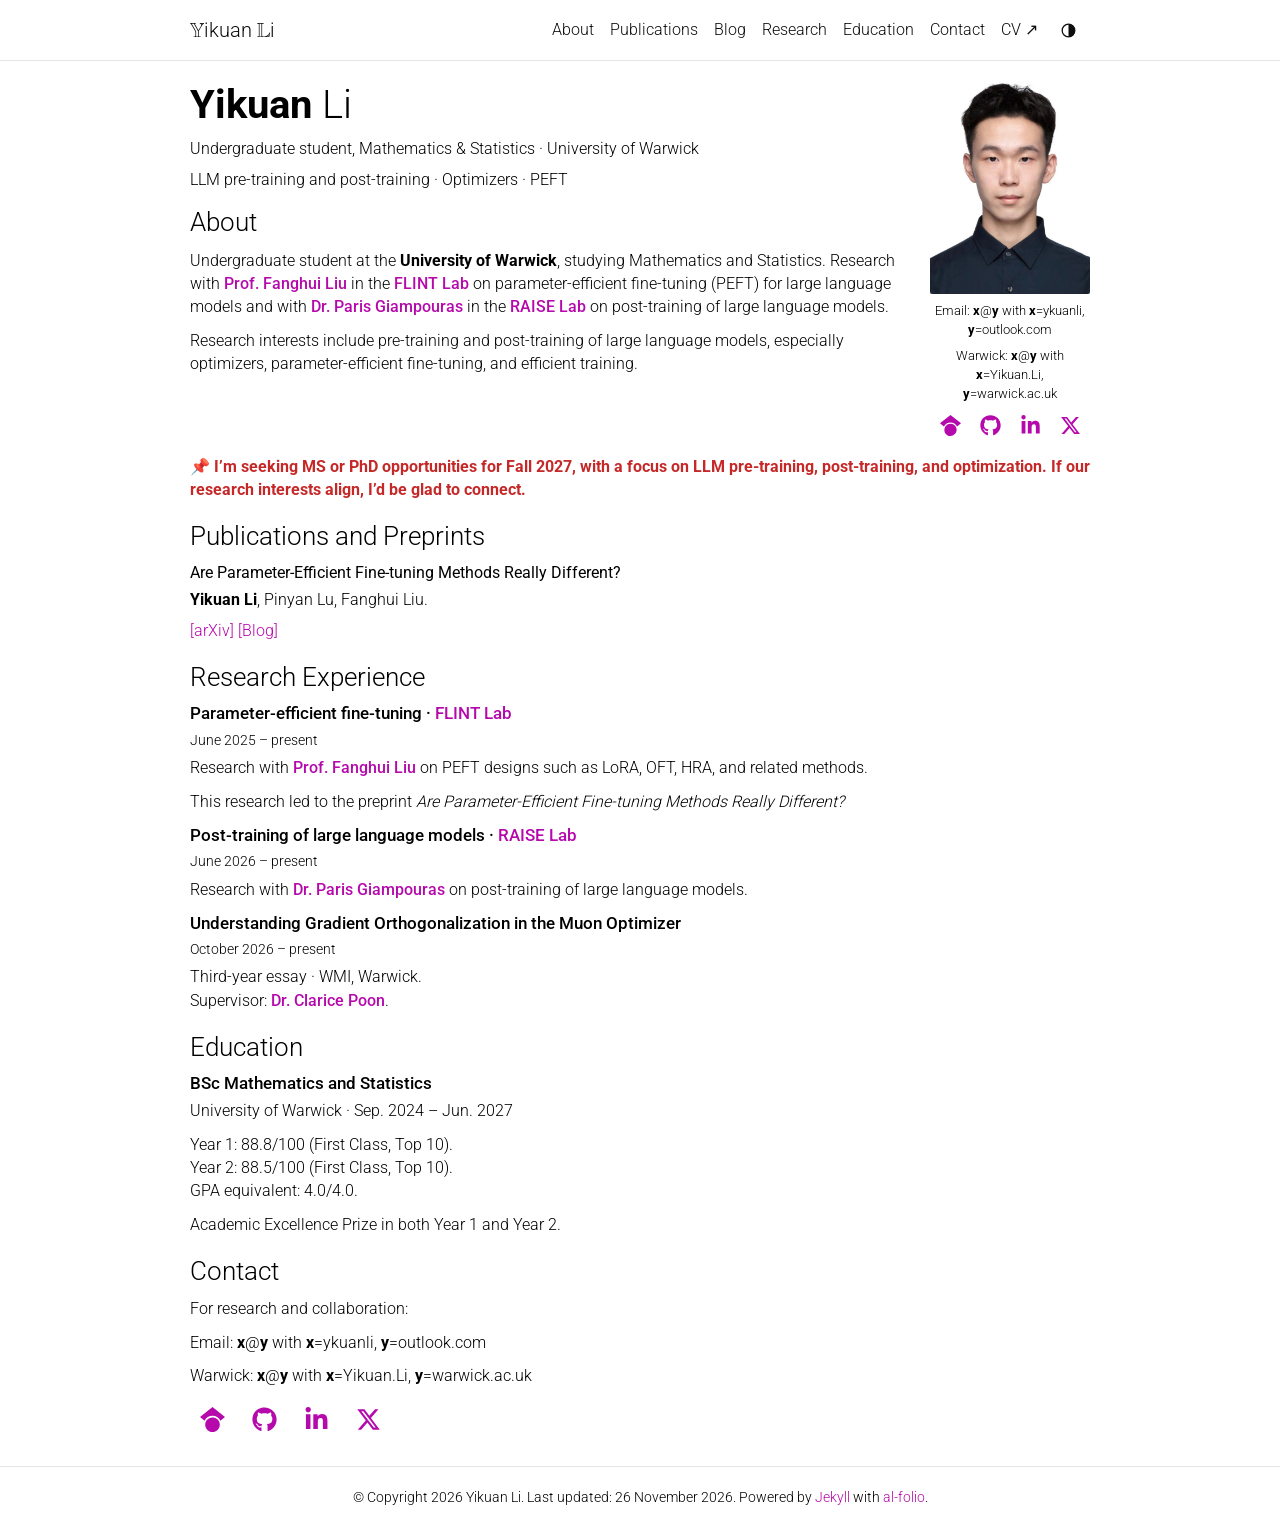
<file: personal-website/index.html>
<!doctype html>
<html lang="en"><head><meta charset="utf-8"><meta name="viewport" content="width=device-width,initial-scale=1">
<meta http-equiv="refresh" content="0;url=https://kuaaannn.github.io/"><link rel="canonical" href="https://kuaaannn.github.io/"><title>Website moved</title></head>
<body><p>This website has moved. <a href="https://kuaaannn.github.io/">Continue to the website</a>.</p></body></html>
</file>
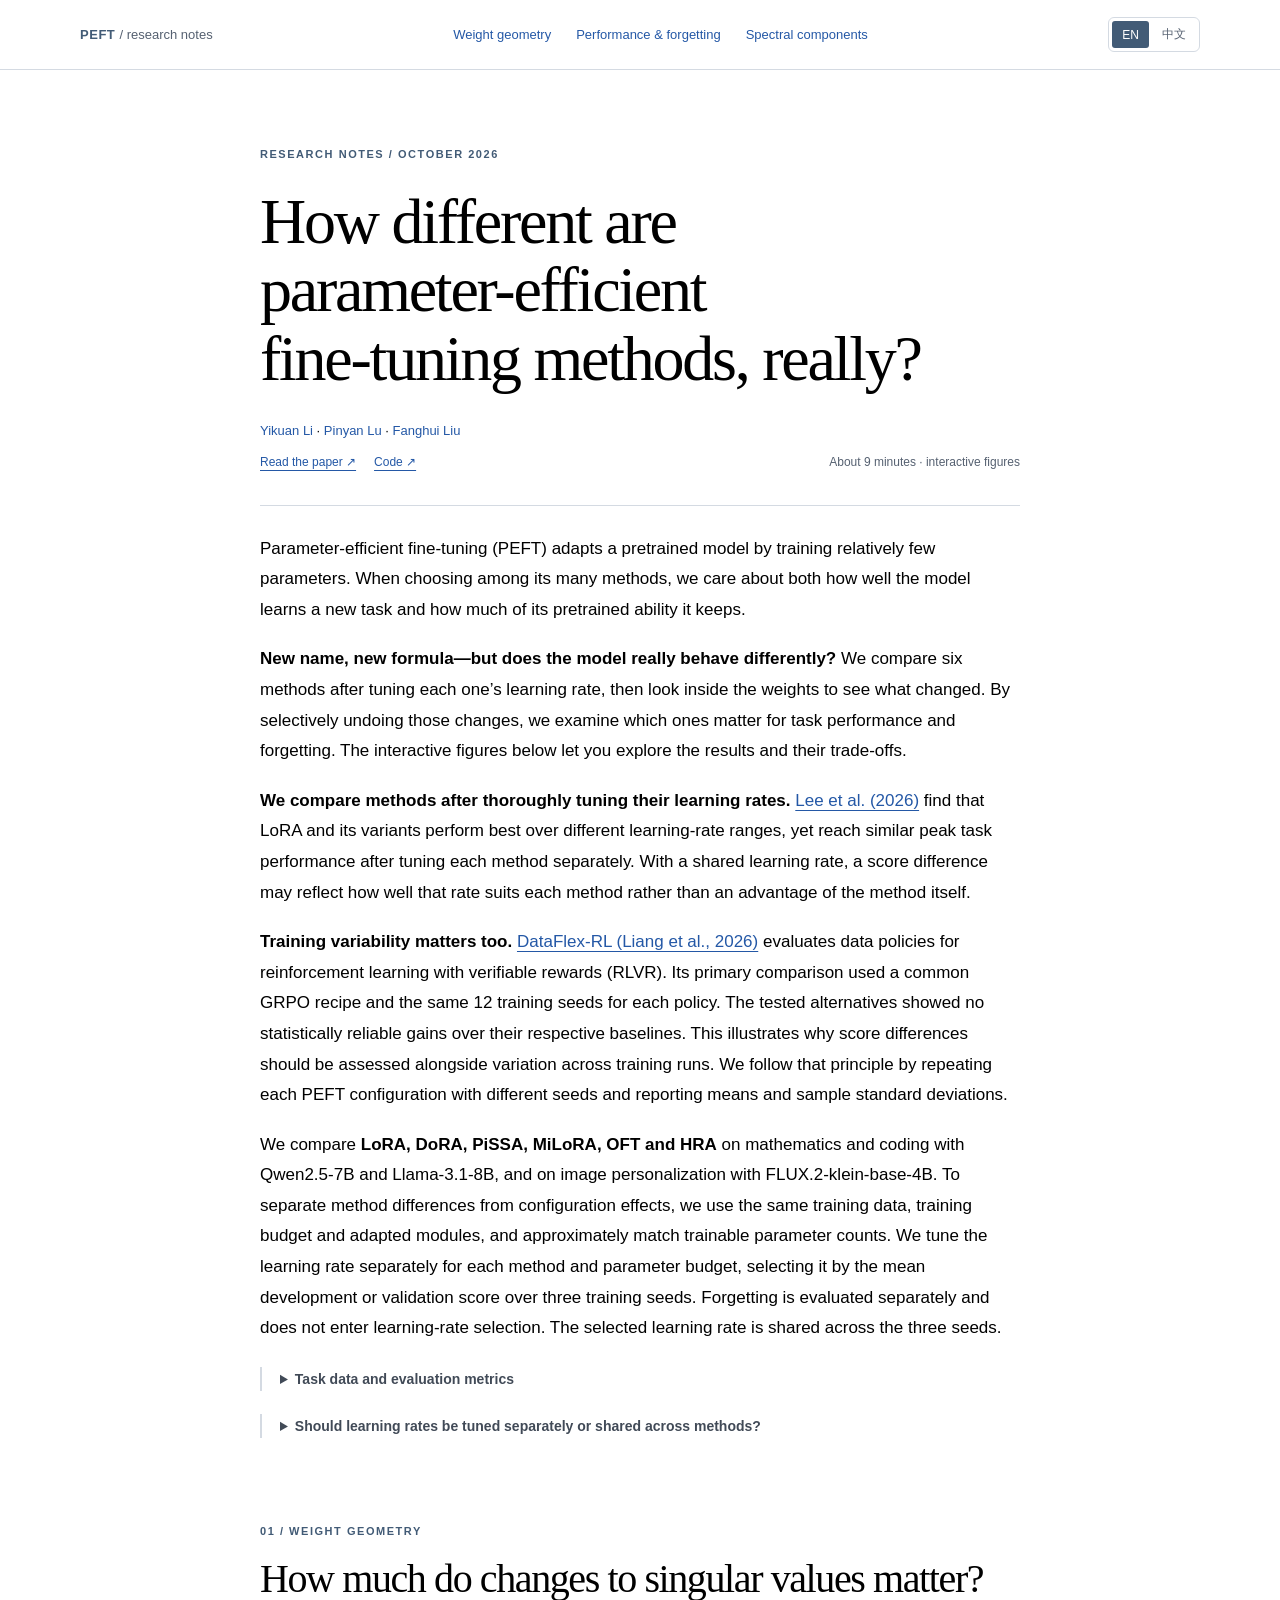
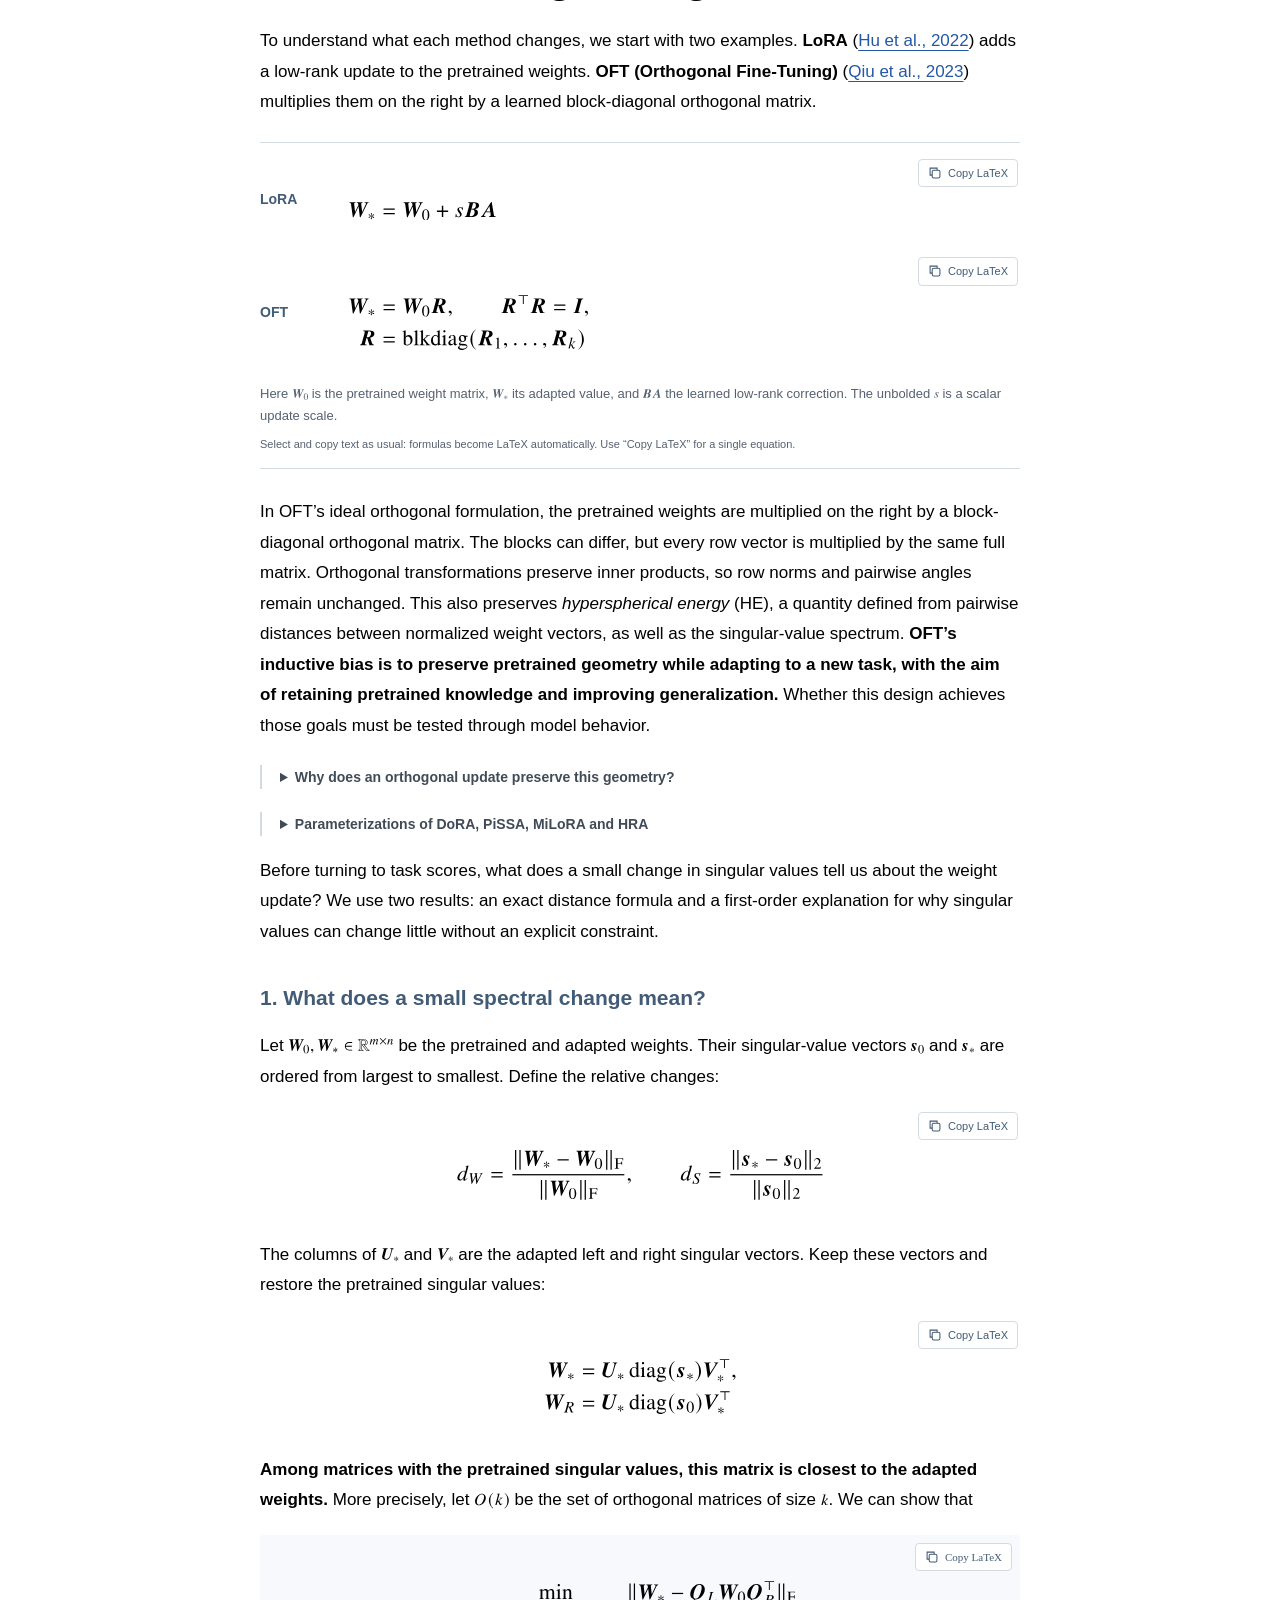
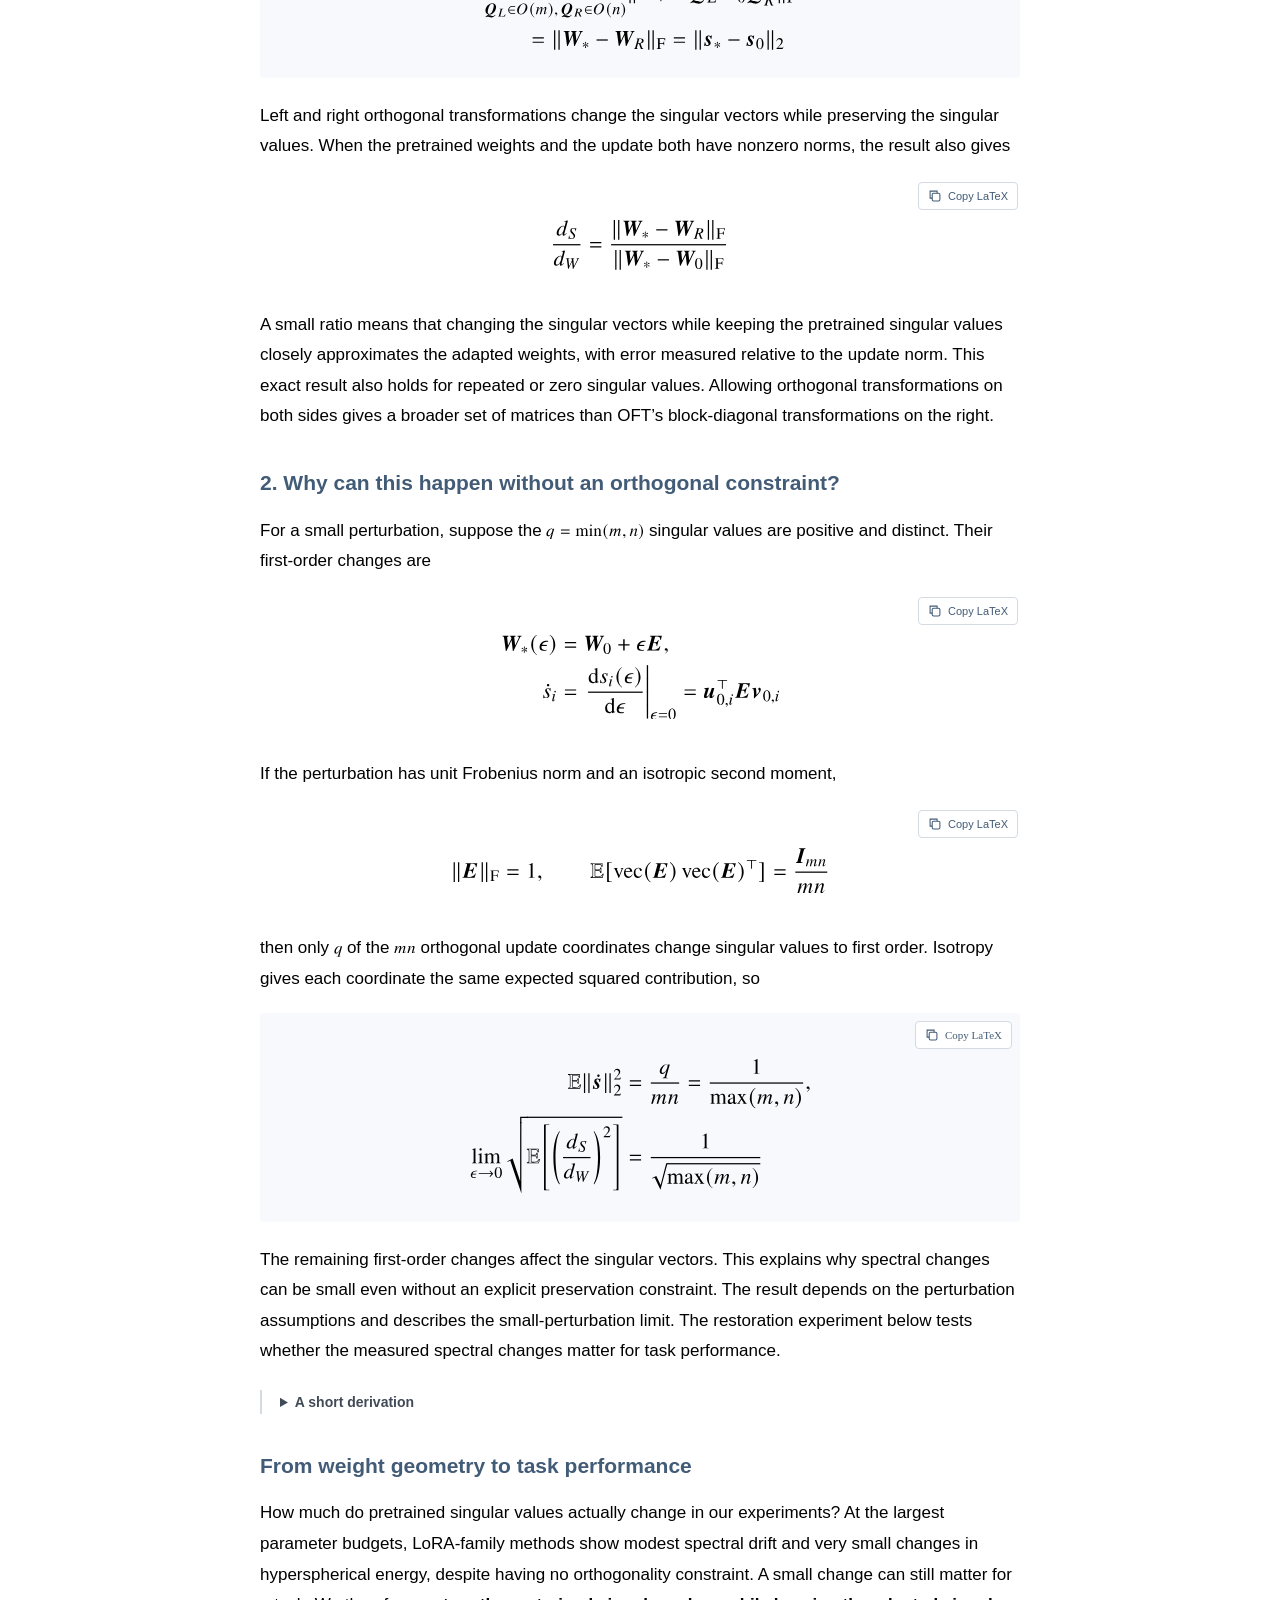
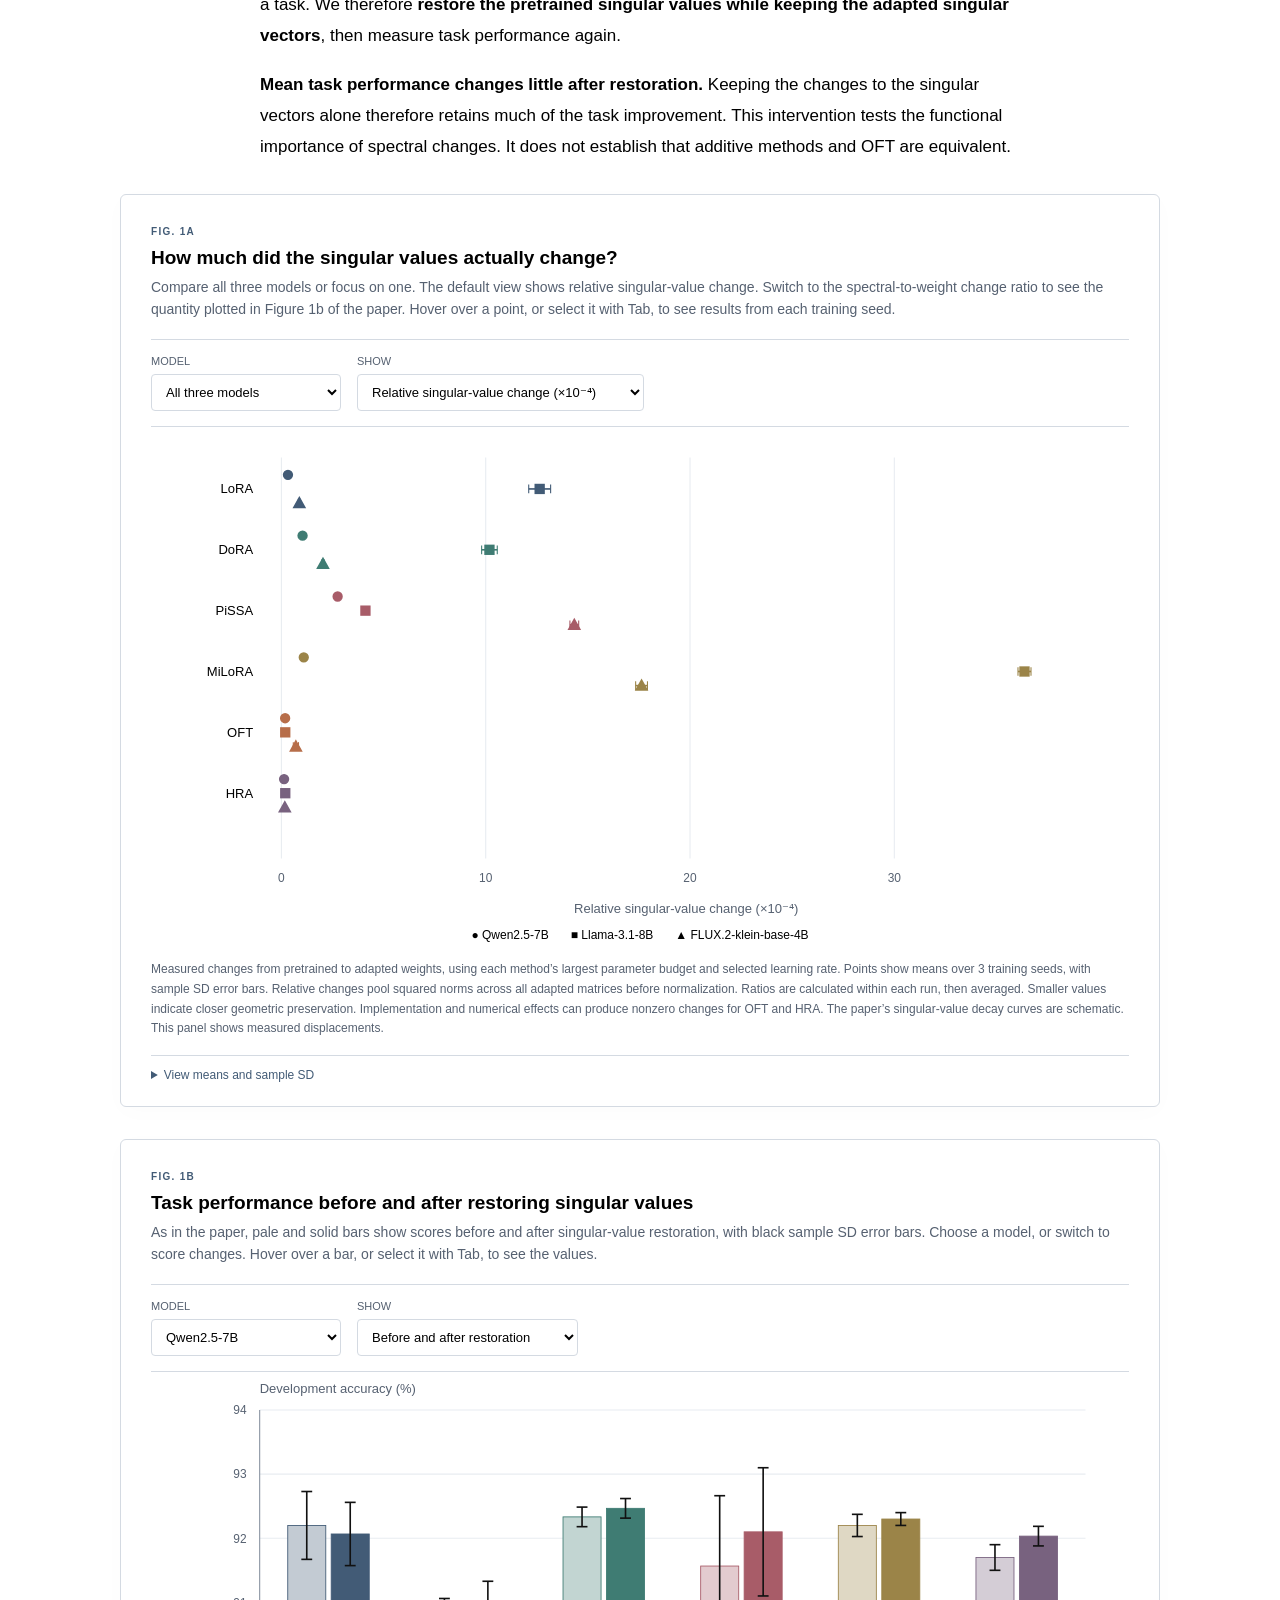
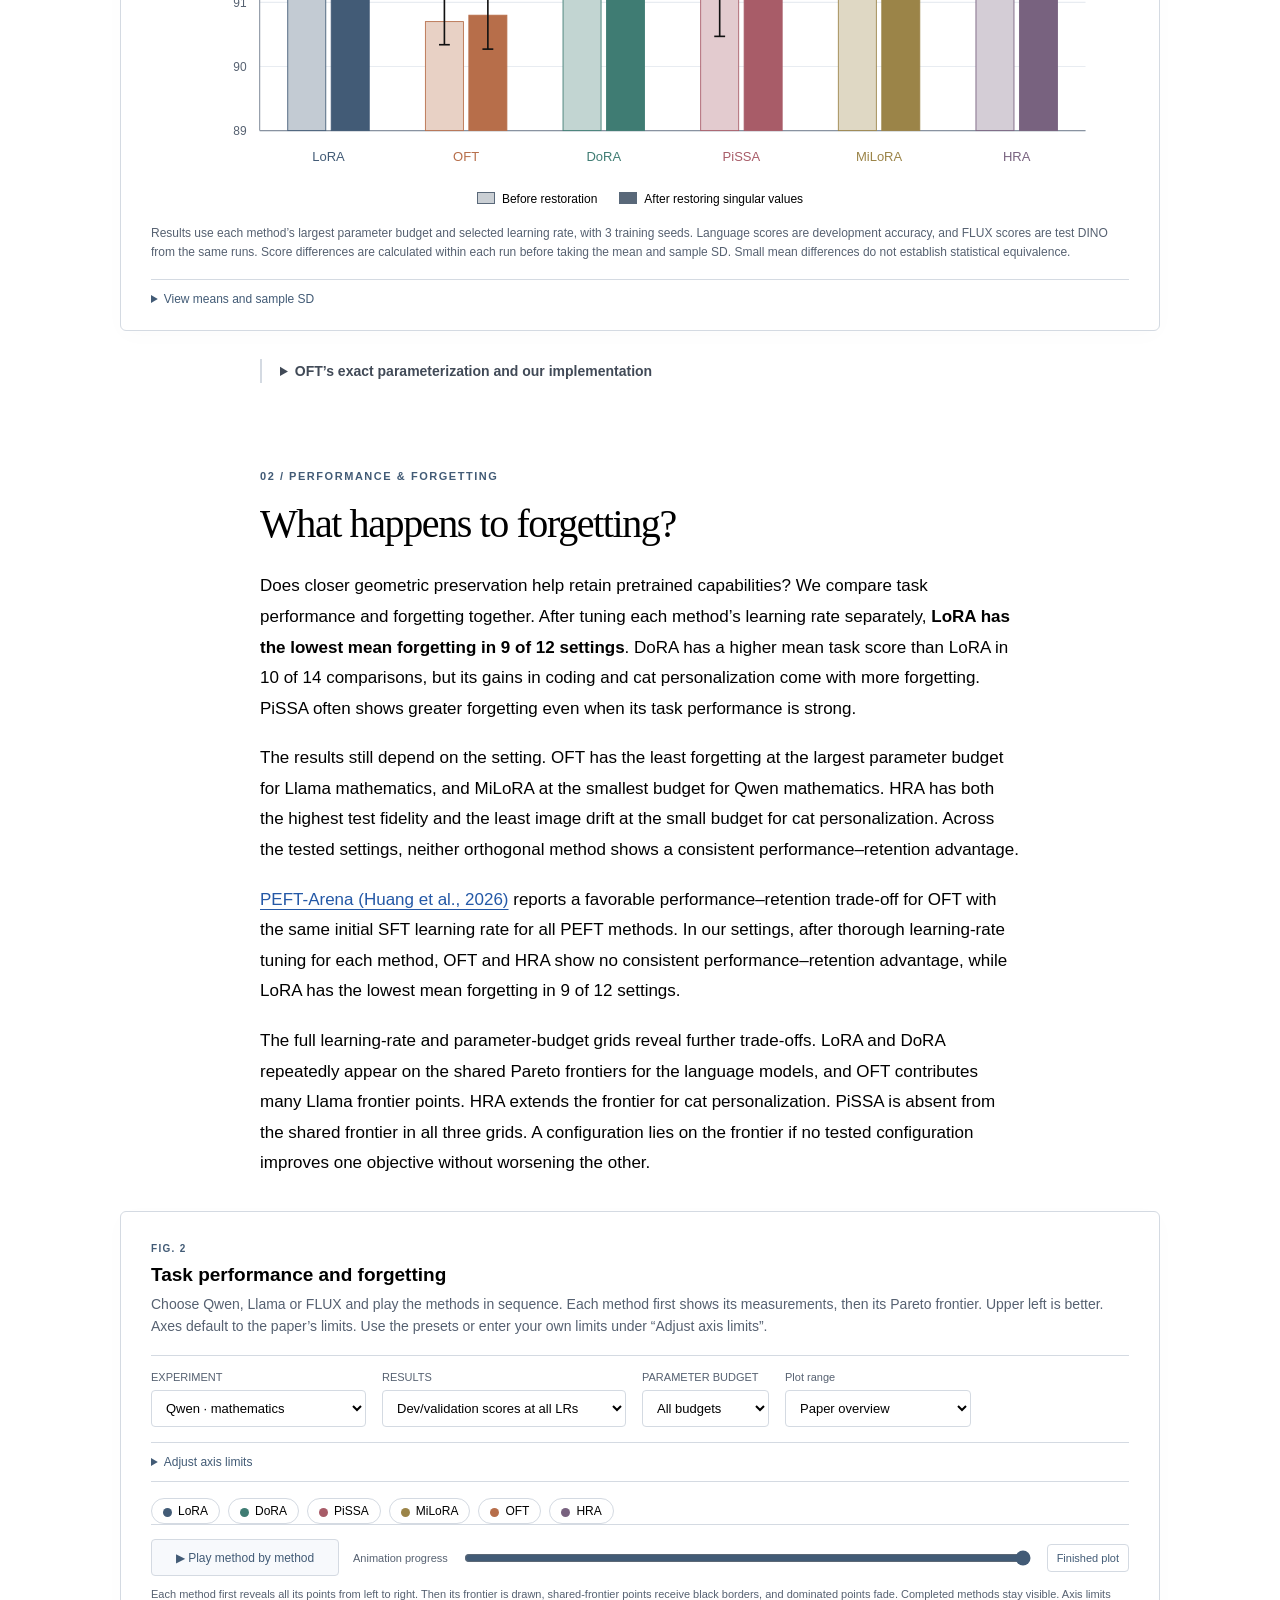
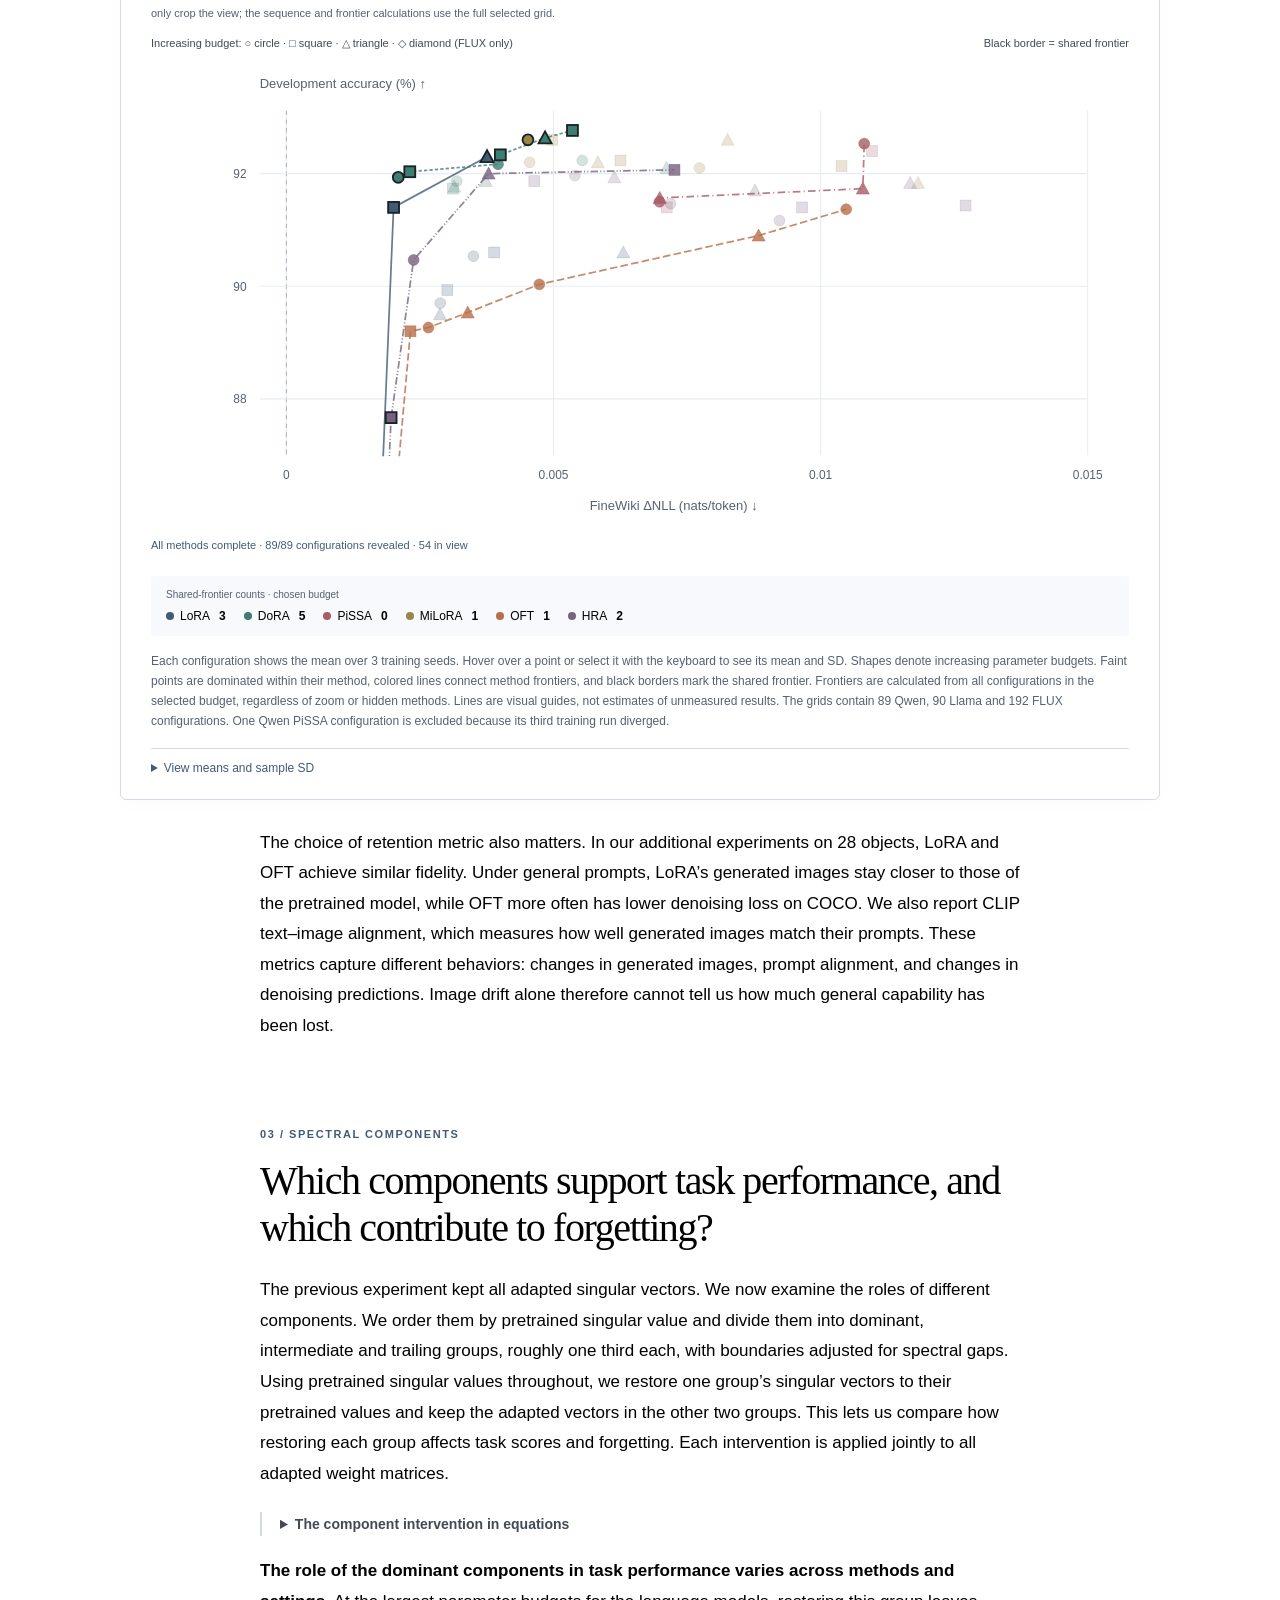
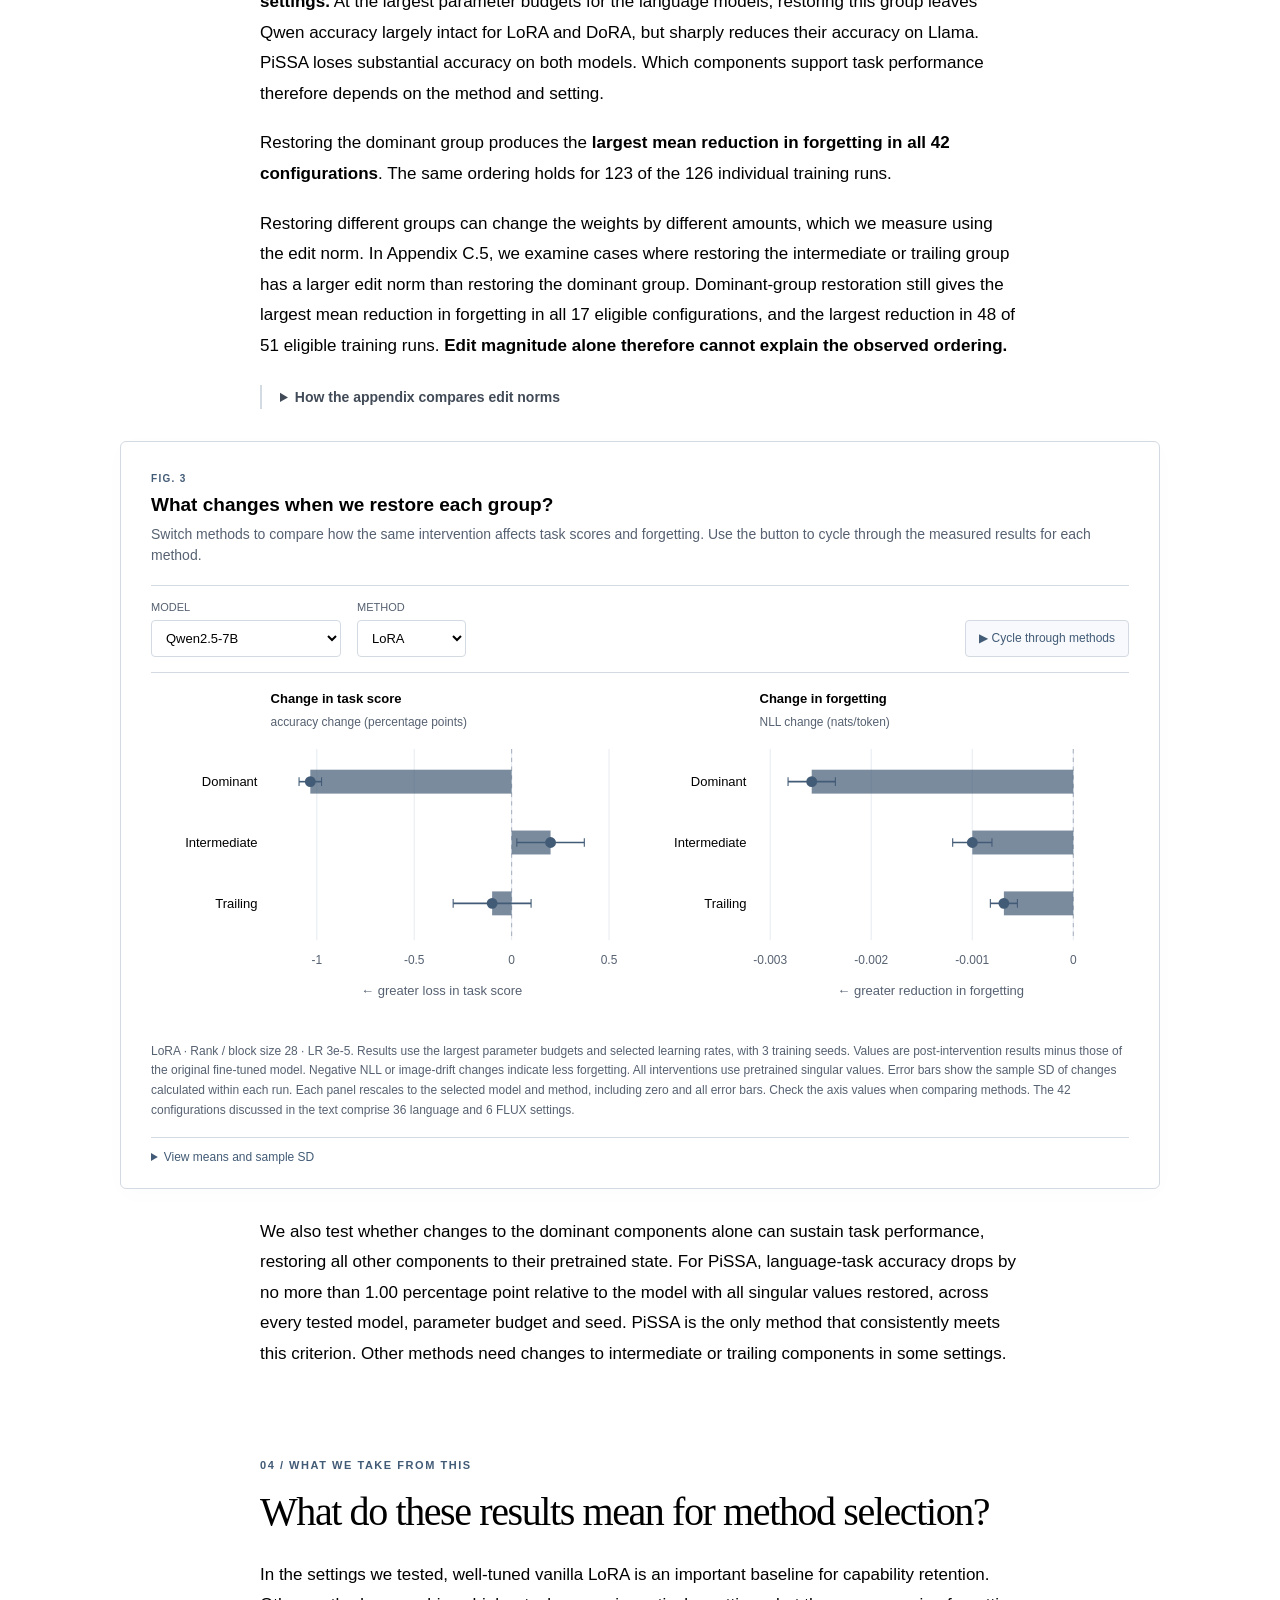
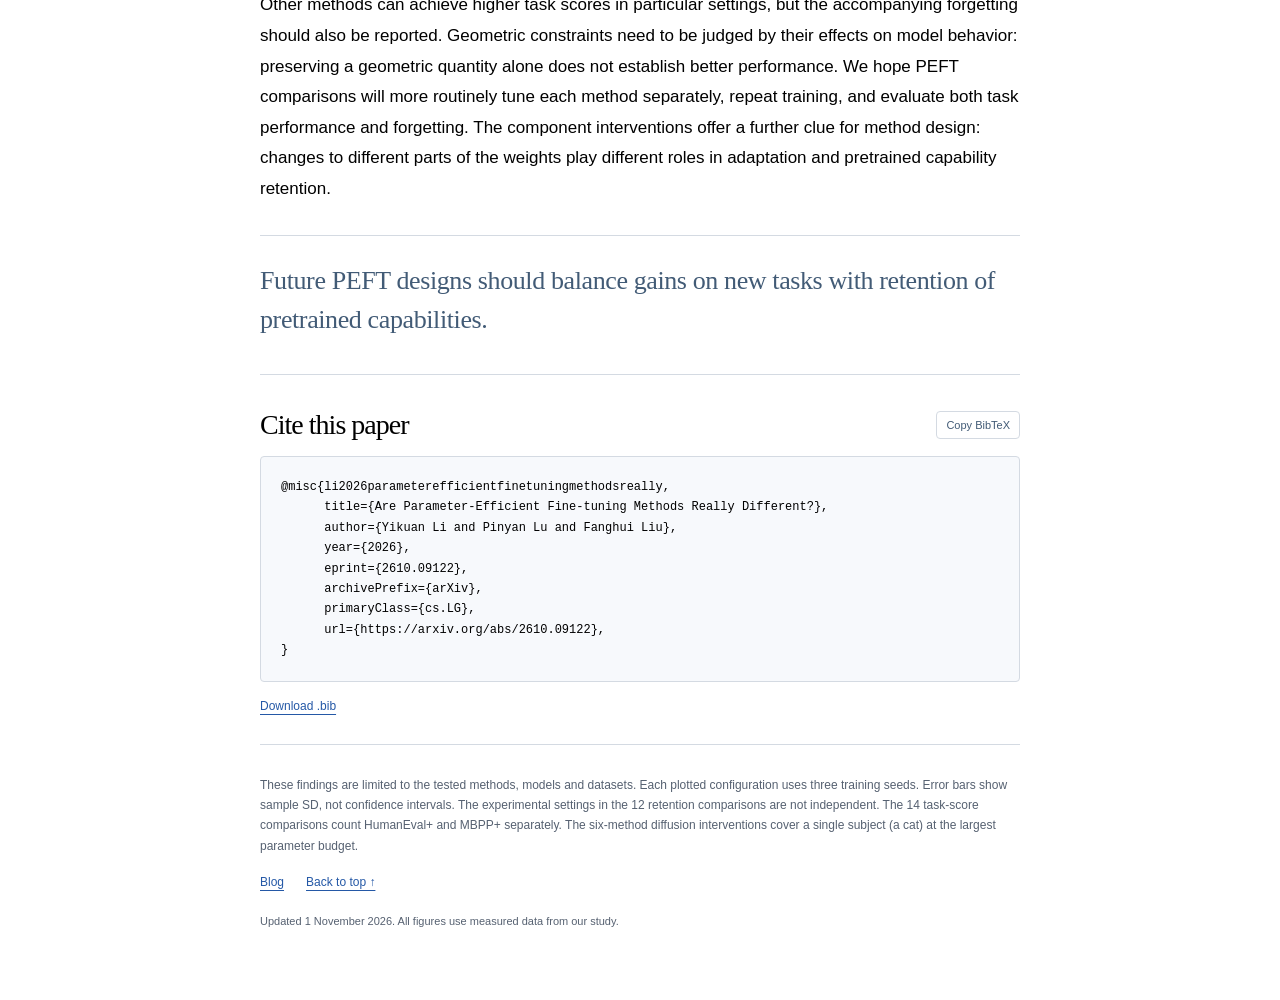
<file: blog/peft-methods/index.html>
<!doctype html>
<html lang="en"><head><meta charset="utf-8"><meta name="viewport" content="width=device-width,initial-scale=1">
<link rel="canonical" href="https://kuaaannn.github.io/peft-methods/">
<title>PEFT research blog</title>
<script>location.replace('/peft-methods/'+location.search+location.hash);</script>
<noscript><meta http-equiv="refresh" content="0;url=/peft-methods/"></noscript>
</head><body><p><a href="/peft-methods/">Continue to the PEFT research blog</a>.</p></body></html>
</file>
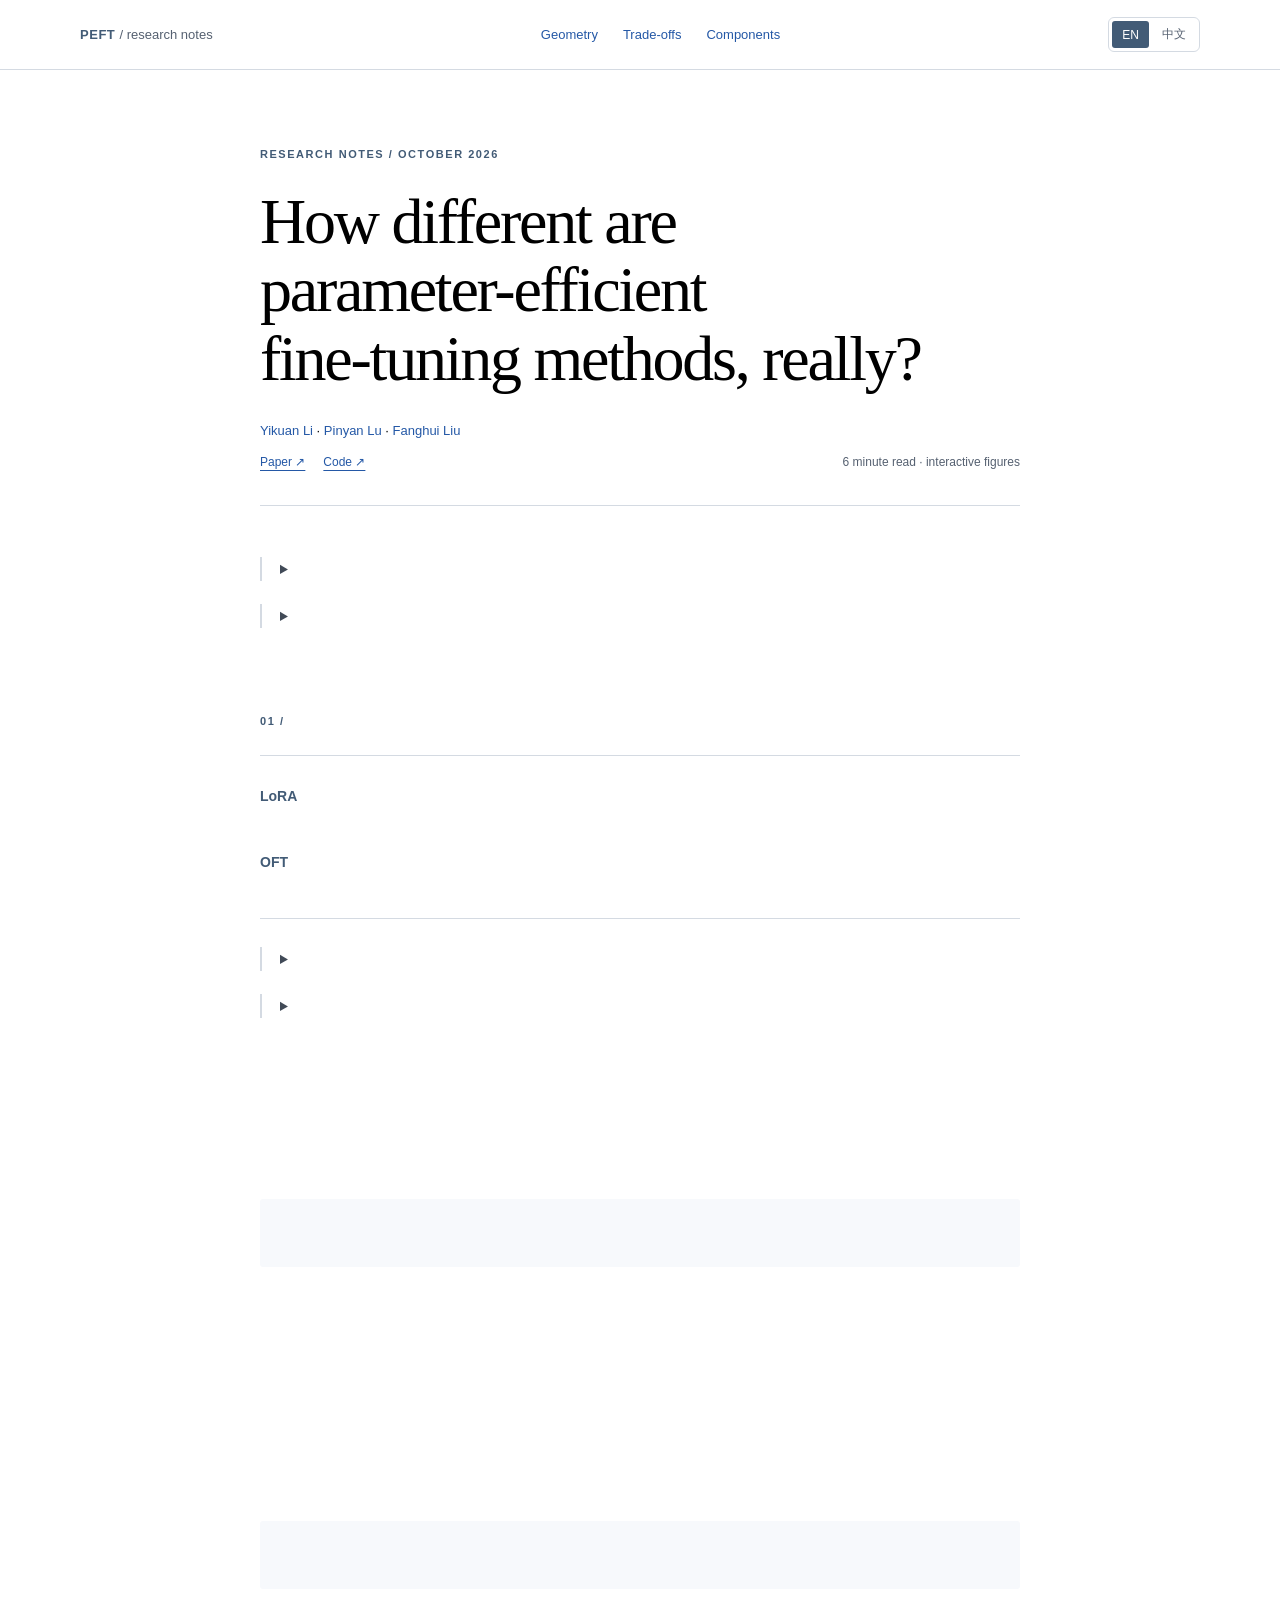
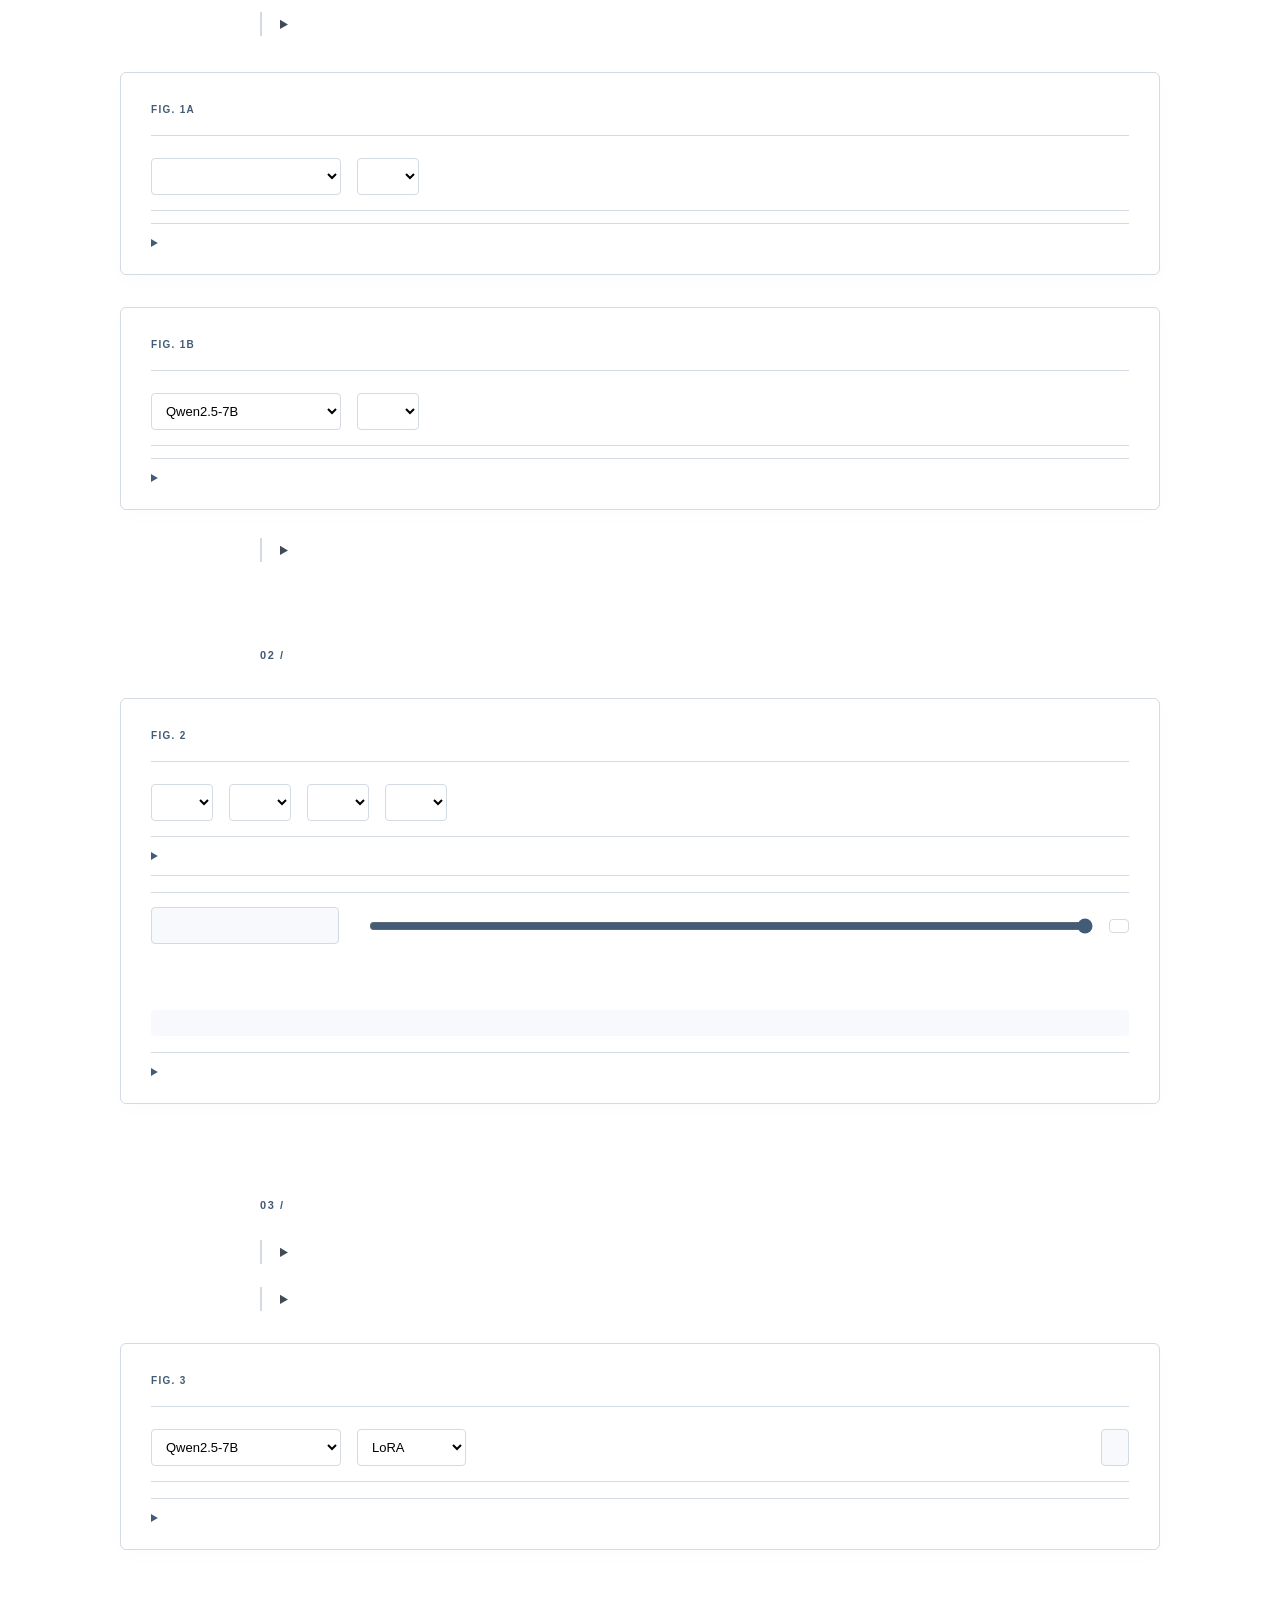
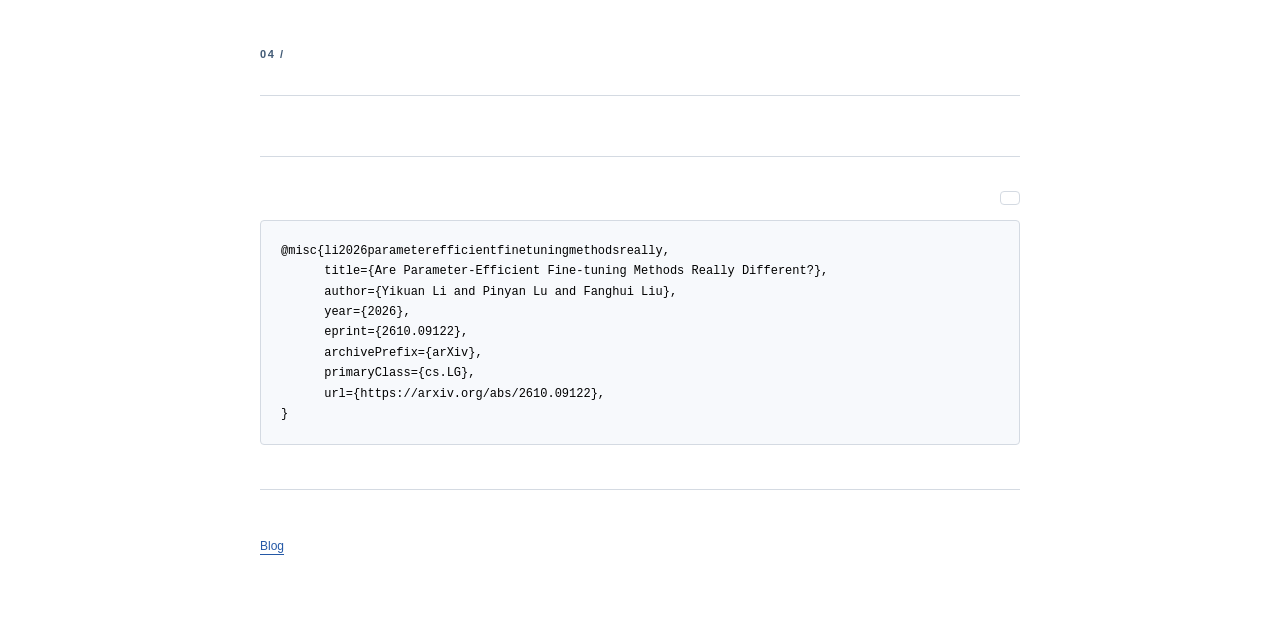
<file: personal-website/peft-methods/index.html>
<!doctype html>
<html lang="en"><head><meta charset="utf-8"><meta name="viewport" content="width=device-width,initial-scale=1">
<meta http-equiv="refresh" content="0;url=https://kuaaannn.github.io/peft-methods/"><link rel="canonical" href="https://kuaaannn.github.io/peft-methods/"><title>Website moved</title></head>
<body><p>This website has moved. <a href="https://kuaaannn.github.io/peft-methods/">Continue to the website</a>.</p></body></html>
</file>
<file: assets/css/jekyll-pygments-themes-github.css>
/* https://github.com/jwarby/jekyll-pygments-themes */
.highlight .hll {
  background-color: #ffffcc;
}
.highlight .c {
  color: #999988;
  font-style: italic;
} /* Comment */
.highlight .err {
  color: #a61717;
  background-color: #e3d2d2;
} /* Error */
.highlight .k {
  color: #000000;
  font-weight: bold;
} /* Keyword */
.highlight .o {
  color: #000000;
  font-weight: bold;
} /* Operator */
.highlight .cm {
  color: #999988;
  font-style: italic;
} /* Comment.Multiline */
.highlight .cp {
  color: #999999;
  font-weight: bold;
  font-style: italic;
} /* Comment.Preproc */
.highlight .c1 {
  color: #999988;
  font-style: italic;
} /* Comment.Single */
.highlight .cs {
  color: #999999;
  font-weight: bold;
  font-style: italic;
} /* Comment.Special */
.highlight .gd {
  color: #000000;
  background-color: #ffdddd;
} /* Generic.Deleted */
.highlight .ge {
  color: #000000;
  font-style: italic;
} /* Generic.Emph */
.highlight .gr {
  color: #aa0000;
} /* Generic.Error */
.highlight .gh {
  color: #999999;
} /* Generic.Heading */
.highlight .gi {
  color: #000000;
  background-color: #ddffdd;
} /* Generic.Inserted */
.highlight .go {
  color: #888888;
} /* Generic.Output */
.highlight .gp {
  color: #555555;
} /* Generic.Prompt */
.highlight .gs {
  font-weight: bold;
} /* Generic.Strong */
.highlight .gu {
  color: #aaaaaa;
} /* Generic.Subheading */
.highlight .gt {
  color: #aa0000;
} /* Generic.Traceback */
.highlight .kc {
  color: #000000;
  font-weight: bold;
} /* Keyword.Constant */
.highlight .kd {
  color: #000000;
  font-weight: bold;
} /* Keyword.Declaration */
.highlight .kn {
  color: #000000;
  font-weight: bold;
} /* Keyword.Namespace */
.highlight .kp {
  color: #000000;
  font-weight: bold;
} /* Keyword.Pseudo */
.highlight .kr {
  color: #000000;
  font-weight: bold;
} /* Keyword.Reserved */
.highlight .kt {
  color: #445588;
  font-weight: bold;
} /* Keyword.Type */
.highlight .m {
  color: #009999;
} /* Literal.Number */
.highlight .s {
  color: #d01040;
} /* Literal.String */
.highlight .na {
  color: #008080;
} /* Name.Attribute */
.highlight .nb {
  color: #0086b3;
} /* Name.Builtin */
.highlight .nc {
  color: #445588;
  font-weight: bold;
} /* Name.Class */
.highlight .no {
  color: #008080;
} /* Name.Constant */
.highlight .nd {
  color: #3c5d5d;
  font-weight: bold;
} /* Name.Decorator */
.highlight .ni {
  color: #800080;
} /* Name.Entity */
.highlight .ne {
  color: #990000;
  font-weight: bold;
} /* Name.Exception */
.highlight .nf {
  color: #990000;
  font-weight: bold;
} /* Name.Function */
.highlight .nl {
  color: #990000;
  font-weight: bold;
} /* Name.Label */
.highlight .nn {
  color: #555555;
} /* Name.Namespace */
.highlight .nt {
  color: #000080;
} /* Name.Tag */
.highlight .nv {
  color: #008080;
} /* Name.Variable */
.highlight .ow {
  color: #000000;
  font-weight: bold;
} /* Operator.Word */
.highlight .w {
  color: #bbbbbb;
} /* Text.Whitespace */
.highlight .mf {
  color: #009999;
} /* Literal.Number.Float */
.highlight .mh {
  color: #009999;
} /* Literal.Number.Hex */
.highlight .mi {
  color: #009999;
} /* Literal.Number.Integer */
.highlight .mo {
  color: #009999;
} /* Literal.Number.Oct */
.highlight .sb {
  color: #d01040;
} /* Literal.String.Backtick */
.highlight .sc {
  color: #d01040;
} /* Literal.String.Char */
.highlight .sd {
  color: #d01040;
} /* Literal.String.Doc */
.highlight .s2 {
  color: #d01040;
} /* Literal.String.Double */
.highlight .se {
  color: #d01040;
} /* Literal.String.Escape */
.highlight .sh {
  color: #d01040;
} /* Literal.String.Heredoc */
.highlight .si {
  color: #d01040;
} /* Literal.String.Interpol */
.highlight .sx {
  color: #d01040;
} /* Literal.String.Other */
.highlight .sr {
  color: #009926;
} /* Literal.String.Regex */
.highlight .s1 {
  color: #d01040;
} /* Literal.String.Single */
.highlight .ss {
  color: #990073;
} /* Literal.String.Symbol */
.highlight .bp {
  color: #999999;
} /* Name.Builtin.Pseudo */
.highlight .vc {
  color: #008080;
} /* Name.Variable.Class */
.highlight .vg {
  color: #008080;
} /* Name.Variable.Global */
.highlight .vi {
  color: #008080;
} /* Name.Variable.Instance */
.highlight .il {
  color: #009999;
} /* Literal.Number.Integer.Long */
</file>
<file: assets/css/main.css>
﻿:root{color-scheme:light;--global-bg-color: #ffffff;--global-code-bg-color: rgba(181, 9, 172, 0.05);--global-text-color: #000000;--global-text-color-light: #828282;--global-theme-color: #b509ac;--global-hover-color: #b509ac;--global-hover-text-color: #ffffff;--global-footer-bg-color: #1c1c1d;--global-footer-text-color: #e8e8e8;--global-footer-link-color: #ffffff;--global-distill-app-color: #828282;--global-divider-color: rgba(0, 0, 0, 0.1);--global-card-bg-color: #ffffff;--global-highlight-color: #b71c1c;--global-back-to-top-bg-color: rgba( 0, 0, 0, 0.4 );--global-back-to-top-text-color: #ffffff;--global-newsletter-bg-color: #ffffff;--global-newsletter-text-color: #000000;--global-tip-block: #42b983;--global-tip-block-bg: #e2f5ec;--global-tip-block-text: #215d42;--global-tip-block-title: #359469;--global-warning-block: #e7c000;--global-warning-block-bg: #fff8d8;--global-warning-block-text: #6b5900;--global-warning-block-title: #b29400;--global-danger-block: #c00;--global-danger-block-bg: #ffe0e0;--global-danger-block-text: #600;--global-danger-block-title: #c00}:root #light-toggle-system{display:inline-block}:root #light-toggle-dark{display:none}:root #light-toggle-light{display:none}:root .only-light{display:block}:root .only-dark{display:none}:root #back-to-top{color:var(--global-back-to-top-text-color);background:var(--global-back-to-top-bg-color);bottom:30px;right:30px;height:40px;width:40px;z-index:10}html[data-theme=dark]{color-scheme:dark;--global-bg-color: #1c1c1d;--global-code-bg-color: #2c3237;--global-text-color: #e8e8e8;--global-text-color-light: #828282;--global-theme-color: #2698ba;--global-hover-color: #2698ba;--global-hover-text-color: #ffffff;--global-footer-bg-color: #e8e8e8;--global-footer-text-color: #1c1c1d;--global-footer-link-color: #000000;--global-distill-app-color: #e8e8e8;--global-divider-color: #424246;--global-card-bg-color: #212529;--global-back-to-top-bg-color: rgba( 255, 255, 255, 0.5 );--global-back-to-top-text-color: #000000;--global-newsletter-bg-color: #e8e8e8;--global-newsletter-text-color: #1c1c1d;--global-tip-block: #42b983;--global-tip-block-bg: #215d42;--global-tip-block-text: #beffe2;--global-tip-block-title: #e2f5ec;--global-warning-block: #e7c000;--global-warning-block-bg: #6b5900;--global-warning-block-text: #fff2af;--global-warning-block-title: #fff8d8;--global-danger-block: #c00;--global-danger-block-bg: #600;--global-danger-block-text: #ffb9b9;--global-danger-block-title: #ffe0e0}html[data-theme=dark] .only-light{display:none}html[data-theme=dark] .only-dark{display:block}html[data-theme-setting=dark] #light-toggle-system{display:none}html[data-theme-setting=dark] #light-toggle-dark{display:inline-block}html[data-theme-setting=dark] #light-toggle-light{display:none}html[data-theme-setting=dark] #back-to-top{color:var(--global-back-to-top-text-color);background:var(--global-back-to-top-bg-color)}html[data-theme-setting=light] #light-toggle-system{display:none}html[data-theme-setting=light] #light-toggle-dark{display:none}html[data-theme-setting=light] #light-toggle-light{display:inline-block}.fa-half-sun-moon{position:relative;display:inline-block;--fa-font: var(--fa-font-solid);speak:none;font-style:normal;font-variant:normal;text-rendering:auto;-webkit-font-smoothing:antialiased;-moz-osx-font-smoothing:grayscale;width:1em;height:1em}.fa-half-sun-moon::before,.fa-half-sun-moon::after{content:"";position:absolute;inset:0;top:-0.5px;bottom:-0.5px;text-align:center;line-height:1em;clip-path:polygon(0 0, 100% 0, 100% 100%, 0 100%);font:var(--fa-font)}.fa-half-sun-moon::before{content:"";color:var(--global-text-color);clip-path:polygon(0 0, calc(50% - 0.5px) 0, calc(50% - 0.5px) 100%, 0 100%)}.fa-half-sun-moon::after{content:"";color:var(--global-text-color);clip-path:polygon(calc(50% + 0.5px) 0, 100% 0, 100% 100%, calc(50% + 0.5px) 100%);right:-1.5px;transform:translateX(-1px)}#light-toggle:hover .fa-half-sun-moon::before{color:var(--global-theme-color)}#light-toggle:hover .fa-half-sun-moon::after{color:var(--global-theme-color)}body{padding-bottom:70px;color:var(--global-text-color);background-color:var(--global-bg-color)}body h1,body h2,body h3,body h4,body h5,body h6{scroll-margin-top:66px}body.fixed-top-nav{padding-top:57px}body.sticky-bottom-footer{padding-bottom:0}.container{max-width:930px}.profile img{width:100%}p,h1,h2,h3,h4,h5,h6,em,div,li,span,strong{color:var(--global-text-color)}hr{border-top:1px solid var(--global-divider-color)}table:not(.table) td,table:not(.table) th{font-size:1rem;padding:.45rem 1rem .45rem 0;border-top:1px solid var(--global-divider-color)}table:not(.table) th{font-weight:600}a,table.table a{color:var(--global-theme-color)}a:hover,table.table a:hover{color:var(--global-theme-color);text-decoration:underline}a:hover:after :not(.nav-item.dropdown),table.table a:hover:after :not(.nav-item.dropdown){width:100%}.table-dark{background-color:rgba(0,0,0,0)}.table-dark.table-bordered{border:1px solid var(--global-divider-color) !important}blockquote{background:var(--global-bg-color);border-left:5px solid var(--global-theme-color);margin:1.5em 0;padding:1em;font-size:1.2rem}blockquote p{margin-bottom:0}blockquote.block-tip{border-color:var(--global-tip-block);background-color:var(--global-tip-block-bg)}blockquote.block-tip em,blockquote.block-tip li,blockquote.block-tip p,blockquote.block-tip strong{color:var(--global-tip-block-text)}blockquote.block-tip a,blockquote.block-tip h1,blockquote.block-tip h2,blockquote.block-tip h3,blockquote.block-tip h4,blockquote.block-tip h5,blockquote.block-tip h6{color:var(--global-tip-block-title)}blockquote.block-warning{border-color:var(--global-warning-block);background-color:var(--global-warning-block-bg)}blockquote.block-warning em,blockquote.block-warning li,blockquote.block-warning p,blockquote.block-warning strong{color:var(--global-warning-block-text)}blockquote.block-warning a,blockquote.block-warning h1,blockquote.block-warning h2,blockquote.block-warning h3,blockquote.block-warning h4,blockquote.block-warning h5,blockquote.block-warning h6{color:var(--global-warning-block-title)}blockquote.block-danger{border-color:var(--global-danger-block);background-color:var(--global-danger-block-bg)}blockquote.block-danger em,blockquote.block-danger li,blockquote.block-danger p,blockquote.block-danger strong{color:var(--global-danger-block-text)}blockquote.block-danger a,blockquote.block-danger h1,blockquote.block-danger h2,blockquote.block-danger h3,blockquote.block-danger h4,blockquote.block-danger h5,blockquote.block-danger h6{color:var(--global-danger-block-title)}.navbar{box-shadow:none;border-bottom:1px solid var(--global-divider-color);background-color:var(--global-bg-color);opacity:.95}.navbar .navbar-collapse-main{justify-content:flex-end;text-align:right}.navbar .navbar-menu-list{margin-left:auto}@media(max-width: 575.98px){.navbar .navbar-toggler-main{margin-left:auto}.navbar .navbar-collapse-main{text-align:left}.navbar .navbar-menu-list{margin-left:0;align-items:flex-start;width:100%}.navbar .navbar-menu-list>.nav-item.dropdown{width:100%}.navbar .dropdown-menu{position:static;width:100%;min-width:100%;margin-top:0;text-align:left;box-shadow:none}.navbar .dropdown-item{white-space:normal;text-align:left}}.navbar .dropdown-menu,.btn-group.dropdown .dropdown-menu{background-color:var(--global-bg-color);border:1px solid var(--global-divider-color)}.navbar .dropdown-menu a:not(.active),.btn-group.dropdown .dropdown-menu a:not(.active){color:var(--global-text-color)}.navbar .dropdown-menu a:hover,.btn-group.dropdown .dropdown-menu a:hover{color:var(--global-hover-color)}.navbar .dropdown-menu .dropdown-divider,.btn-group.dropdown .dropdown-menu .dropdown-divider{border-top:1px solid var(--global-divider-color) !important}.dropdown-item{color:var(--global-text-color)}.dropdown-item:hover{color:var(--global-hover-color);background-color:var(--global-bg-color)}.dropdown-item.active,.dropdown-item:active{background-color:var(--global-hover-color);color:var(--global-hover-text-color) !important}.dropdown-item.active:hover,.dropdown-item:active:hover{color:var(--global-hover-text-color)}.navbar.navbar-light a:hover{text-decoration:none}.navbar.navbar-light .navbar-brand{color:var(--global-text-color)}.navbar.navbar-light .navbar-nav .nav-item .nav-link{color:var(--global-text-color)}.navbar.navbar-light .navbar-nav .nav-item .nav-link:hover{color:var(--global-hover-color)}.navbar.navbar-light .navbar-nav .nav-item.active>.nav-link{background-color:inherit;font-weight:bolder;color:var(--global-theme-color)}.navbar.navbar-light .navbar-nav .nav-item.active>.nav-link:hover{color:var(--global-hover-color)}.navbar.navbar-light .navbar-brand.social{padding-bottom:0;padding-top:0;font-size:1.7rem}.navbar.navbar-light .navbar-brand.social a img{width:1.7rem;height:1.7rem;margin-bottom:.5rem}.navbar.navbar-light .navbar-brand.social a svg{width:1.7rem;height:1.7rem;margin-bottom:.5rem}.navbar.navbar-light .navbar-brand.social a svg image{width:1.7rem;height:1.7rem}.navbar.navbar-light .navbar-brand.social a i::before{color:var(--global-text-color);transition-property:all .2s ease-in-out}.navbar.navbar-light .navbar-brand.social a:hover i::before{color:var(--global-theme-color)}.navbar-toggler .icon-bar{display:block;width:22px;height:2px;background-color:var(--global-text-color);border-radius:1px;margin-bottom:4px;transition:all .2s}.navbar-toggler .top-bar{transform:rotate(45deg);transform-origin:10% 10%}.navbar-toggler .middle-bar{opacity:0}.navbar-toggler .bottom-bar{transform:rotate(-45deg);transform-origin:10% 90%}.navbar-toggler.collapsed .top-bar{transform:rotate(0)}.navbar-toggler.collapsed .middle-bar{opacity:1}.navbar-toggler.collapsed .bottom-bar{transform:rotate(0)}#light-toggle{padding:0;border:0;background-color:inherit;color:var(--global-text-color);cursor:pointer;width:2rem;height:2rem;display:inline-flex;align-items:center;justify-content:center}#light-toggle:hover{color:var(--global-hover-color)}@media(min-width: 576px){#light-toggle{transform:translateY(4px)}}#search-toggle{padding:0;border:0;background-color:inherit;color:var(--global-text-color);cursor:pointer}#search-toggle:hover{color:var(--global-hover-color)}footer.fixed-bottom{background-color:var(--global-footer-bg-color);font-size:.75rem}footer.fixed-bottom .container{color:var(--global-footer-text-color);padding-top:9px;padding-bottom:8px;text-align:center}footer.fixed-bottom a{color:var(--global-footer-link-color)}footer.fixed-bottom a:hover{color:var(--global-theme-color);text-decoration:none}footer.sticky-bottom{border-top:1px solid var(--global-divider-color);padding-top:40px;padding-bottom:40px;font-size:.9rem}footer.sticky-bottom .container{text-align:center}.header-bar{border-bottom:1px solid var(--global-divider-color);text-align:center;padding-top:2rem;padding-bottom:3rem}.header-bar h1{color:var(--global-theme-color);font-size:5rem}.tag-category-list{border-bottom:1px solid var(--global-divider-color);text-align:center;padding-top:1rem}.tag-category-list ul{justify-content:center;display:flow-root}.tag-category-list ul p,.tag-category-list ul li{list-style:none;display:inline-block;padding:1rem .5rem;color:var(--global-text-color-light)}.post-title mjx-container[jax=CHTML][display=true]{display:unset}.post-list{margin:0;margin-bottom:40px;padding:0}.post-list li{border-bottom:1px solid var(--global-divider-color);list-style:none;padding-top:2rem;padding-bottom:2rem}.post-list li .post-meta{color:var(--global-text-color-light);font-size:.875rem;margin-bottom:0}.post-list li .post-tags{color:var(--global-text-color-light);font-size:.875rem;padding-top:.25rem;padding-bottom:0}.post-list li a{color:var(--global-text-color);text-decoration:none}.post-list li a:hover{color:var(--global-theme-color)}.post-list li mjx-container[jax=CHTML][display=true]{display:unset}.af-pagination,.pagination{display:flex;justify-content:center;padding-left:0;margin-top:1.25rem;margin-bottom:1.5rem;list-style:none}.af-page-link,.pagination .page-link{position:relative;display:block;margin-left:-1px;line-height:1.25;color:var(--global-text-color);background-color:var(--global-bg-color);border:1px solid var(--global-divider-color);padding:.75rem 1.15rem}.af-page-link:hover,.pagination .page-link:hover{color:#000;text-decoration:none;background-color:color-mix(in srgb, var(--global-theme-color) 10%, transparent)}.af-page-item:first-child .af-page-link,.pagination .page-item:first-child .page-link{margin-left:0;border-top-left-radius:.3rem;border-bottom-left-radius:.3rem}.af-page-item:last-child .af-page-link,.pagination .page-item:last-child .page-link{border-top-right-radius:.3rem;border-bottom-right-radius:.3rem}.af-page-item.active .af-page-link,.pagination .page-item.active .page-link{color:#fff;background-color:var(--global-theme-color);border-color:var(--global-theme-color)}.af-page-item.active .af-page-link:hover,.pagination .page-item.active .page-link:hover{background-color:var(--global-theme-color)}.af-page-item.disabled .af-page-link,.pagination .page-item.disabled .page-link{color:var(--global-text-color-light);pointer-events:none;background-color:var(--global-bg-color)}.post .post-meta{color:var(--global-text-color-light);font-size:.875rem;margin-bottom:0}.post .post-tags{color:var(--global-text-color-light);font-size:.875rem;padding-top:.25rem;padding-bottom:1rem}.post .post-tags a{color:var(--global-text-color-light);text-decoration:none}.post .post-tags a:hover{color:var(--global-theme-color)}.featured-posts a{color:var(--global-text-color-light);text-decoration:none}.featured-posts a .card-text{overflow:hidden;text-overflow:ellipsis;white-space:nowrap}.featured-posts a:hover{color:var(--global-theme-color)}.featured-posts a:hover .card-title{color:var(--global-theme-color)}.featured-posts .post-meta{color:var(--global-text-color-light);font-size:.875rem;margin-bottom:0;padding-top:.5rem}.post-description{margin-bottom:2rem;font-size:.875rem}.post-description a{color:inherit}.post-description a:hover{color:var(--global-theme-color);text-decoration:none}.publications{margin-top:2rem}.publications h1{color:var(--global-theme-color);font-size:2rem;text-align:center;margin-top:1em;margin-bottom:1em}.publications h2{margin-bottom:1rem}.publications h2 span{font-size:1.5rem}.publications h2.bibliography{color:var(--global-divider-color);border-top:1px solid var(--global-divider-color);padding-top:1rem;margin-top:2rem;text-align:right}.publications ol.bibliography{list-style:none;padding:0;margin-top:0}.publications ol.bibliography li{margin-bottom:1rem}.publications ol.bibliography li .preview{display:inline-block}.publications ol.bibliography li video.preview{max-width:100%;height:auto}.publications ol.bibliography li .abbr{margin-bottom:.5rem}.publications ol.bibliography li .abbr abbr{display:inline-block;background-color:var(--global-theme-color);margin-bottom:.5rem;color:var(--global-card-bg-color) !important}.publications ol.bibliography li .abbr abbr a{color:#fff}.publications ol.bibliography li .abbr abbr a:hover{text-decoration:none}.publications ol.bibliography li .abbr .award{color:var(--global-theme-color) !important;border:1px solid var(--global-theme-color)}.publications ol.bibliography li .title{font-weight:bolder}.publications ol.bibliography li .author a{border-bottom:1px dashed var(--global-theme-color)}.publications ol.bibliography li .author a:hover{border-bottom-style:solid;text-decoration:none}.publications ol.bibliography li .author>em{border-bottom:1px solid;font-style:normal}.publications ol.bibliography li .author>span.more-authors{color:var(--global-text-color-light);border-bottom:1px dashed var(--global-text-color-light);cursor:pointer}.publications ol.bibliography li .author>span.more-authors:hover{color:var(--global-text-color);border-bottom:1px dashed var(--global-text-color)}.publications ol.bibliography li .links a.btn{color:var(--global-text-color);border:1px solid var(--global-text-color);padding-left:1rem;padding-right:1rem;padding-top:.25rem;padding-bottom:.25rem;margin-left:0}.publications ol.bibliography li .links a.btn:hover{color:var(--global-theme-color);border-color:var(--global-theme-color)}.publications ol.bibliography li .links a.award.btn{border-color:var(--global-highlight-color)}.publications ol.bibliography li .badges{padding-bottom:.5rem}.publications ol.bibliography li .badges span{display:inline-block;color:#000;height:100%;padding-right:.5rem;vertical-align:middle}.publications ol.bibliography li .badges span:hover{text-decoration:underline}.publications ol.bibliography li .hidden{font-size:.875rem;max-height:0px;overflow:hidden;text-align:justify;transition-property:.15s ease;-moz-transition:.15s ease;-ms-transition:.15s ease;-o-transition:.15s ease;transition:all .15s ease}.publications ol.bibliography li .hidden p{line-height:1.4em;margin:10px}.publications ol.bibliography li .hidden pre{font-size:1em;line-height:1.4em;padding:10px}.publications ol.bibliography li .hidden.open{max-height:100em;transition-property:.15s ease;-moz-transition:.15s ease;-ms-transition:.15s ease;-o-transition:.15s ease;transition:all .15s ease}.publications ol.bibliography li div.abstract.hidden{border:dashed 1px var(--global-bg-color)}.publications ol.bibliography li div.abstract.hidden.open{border-color:var(--global-text-color)}.publications ol.bibliography div.award.hidden{border:dashed 1px var(--global-bg-color)}.publications ol.bibliography div.award.hidden.open{border-color:var(--global-highlight-color)}.citation,.citation-number{color:var(--global-theme-color)}ul.task-list{list-style-type:none}ul.task-list>li ul{padding-inline-start:1.5rem}ul.task-list input[type=checkbox]{margin:.275rem .5rem .5rem -1rem;vertical-align:middle}.equation{margin-bottom:1rem;text-align:center}.caption{font-size:.875rem;margin-top:.75rem;margin-bottom:1.5rem;text-align:center}.card{background-color:var(--global-card-bg-color)}.card .card-img{width:100%;padding-top:1.25rem}.card .card-title{color:var(--global-text-color)}.card .card-body{padding:1.25rem 1.25rem 1.25rem 1.25rem}.hoverable{transition:transform .22s ease,box-shadow .22s ease}.hoverable:hover{transform:translateY(-4px);box-shadow:0 10px 22px rgba(0,0,0,.12),0 4px 10px rgba(0,0,0,.1)}@media(prefers-reduced-motion: reduce){.hoverable{transition:none}.hoverable:hover{transform:none}}.profile{width:100%}.profile .more-info{margin-bottom:5px;margin-top:5px;font-family:monospace}.profile .more-info p{display:inline-block;margin:0}.profile.float-right{margin-left:1rem}.profile.float-left{margin-right:1rem}@media(min-width: 576px){.profile{width:30%}.profile .address p{display:block}}.cv{margin-bottom:40px}.cv .card{background-color:var(--global-card-bg-color);border:1px solid var(--global-divider-color)}.cv .card .list-group-item{background-color:inherit;border-color:var(--global-divider-color)}.cv .card .list-group-item .badge{color:var(--global-card-bg-color) !important;background-color:var(--global-theme-color) !important}.table-cv-map{background-color:rgba(0,0,0,0);border:none;color:var(--global-text-color)}.date-column{width:75px;transform:translateX(-15px) translateY(-5px)}.projects a{text-decoration:none}.projects a:hover .card-title{color:var(--global-theme-color)}.projects .card img{width:100%}.projects .col{padding-bottom:1rem}.projects .grid-sizer,.projects .grid-item{width:250px;margin-bottom:10px}.projects h2.category{color:var(--global-divider-color);border-bottom:1px solid var(--global-divider-color);padding-top:.5rem;margin-top:2rem;margin-bottom:1rem;text-align:right}@media(min-width: 768px){.repo{max-width:50%}}.social{text-align:center}.social .contact-icons{font-size:4rem}.social .contact-icons a img{width:3.2rem;height:3.2rem;margin-bottom:1rem}.social .contact-icons a svg{width:3.5rem;height:4rem;margin-bottom:.5rem}.social .contact-icons a svg image{width:3.5rem;height:3.5rem}.social .contact-icons a i::before{color:var(--global-text-color);transition-property:all .2s ease-in-out}.social .contact-icons a:hover{text-decoration:none}.social .contact-icons a:hover i::before{color:var(--global-theme-color)}.social .contact-note{font-size:.8rem}.wechat-modal{display:none;position:fixed;z-index:1;padding-top:100px;left:0;top:0;width:100%;height:100%;overflow:auto;background-color:#000;background-color:rgba(0,0,0,.8)}.wechat-modal>img{display:block;position:relative;top:50%;left:50%;width:33%;max-width:400px;transform:translate(-50%, -50%)}@media only screen and (max-width: 400px){.wechat-modal>img{width:100%}}.distill a:hover{border-bottom-color:var(--global-theme-color);text-decoration:none}.d2h-diff-table{position:relative}figure.highlight{margin:0 0 1rem;overflow-x:auto;-webkit-overflow-scrolling:touch}figure.highlight pre{white-space:pre;word-wrap:normal;overflow-x:auto;-webkit-overflow-scrolling:touch}pre{color:var(--global-theme-color);background-color:var(--global-code-bg-color);border-radius:6px;padding:6px 12px;overflow-x:auto;-webkit-overflow-scrolling:touch;white-space:pre;word-wrap:normal}pre pre,pre code{background-color:rgba(0,0,0,0);border-radius:0;margin-bottom:0;padding:0;white-space:inherit}code{color:var(--global-theme-color);background-color:var(--global-code-bg-color);border-radius:3px;padding:3px 3px;white-space:normal;word-wrap:break-word}:not(pre)>code{font-size:.82em;font-weight:400;padding:2px 4px}progress{position:fixed;left:0;top:56px;z-index:10;width:100%;height:1px;-webkit-appearance:none;-moz-appearance:none;appearance:none;border:none;background-color:rgba(0,0,0,0);color:var(--global-theme-color)}progress::-webkit-progress-bar{background-color:rgba(0,0,0,0)}progress::-webkit-progress-value{background-color:var(--global-theme-color)}progress::-moz-progress-bar{background-color:var(--global-theme-color)}.progress-container{width:100%;background-color:rgba(0,0,0,0);position:fixed;top:56px;left:0;height:5px;display:block}.progress-bar{background-color:var(--global-theme-color);width:0%;display:block;height:inherit}html.transition,html.transition body{transition-property:color,background-color,border-color,fill,stroke,box-shadow !important;transition-duration:240ms !important;transition-timing-function:ease !important;transition-delay:0s !important}html.transition *,html.transition *:before,html.transition *:after{transition-property:background-color,border-color,box-shadow !important;transition-duration:240ms !important;transition-timing-function:ease !important;transition-delay:0s !important}.code-display-wrapper{position:relative}.code-display-wrapper .copy{background:var(--global-card-bg-color);border-color:var(--global-bg-color);border-radius:.3rem;border-style:none;color:var(--global-text-color);font-size:medium;opacity:0;position:absolute;right:.2rem;top:.2rem}.code-display-wrapper:active .copy,.code-display-wrapper:focus .copy,.code-display-wrapper:hover .copy{color:var(--global-hover-color);opacity:1}.btn-group.dropdown .btn{box-shadow:none;-webkit-box-shadow:none}.btn-group.dropdown .btn-secondary.dropdown-toggle{border:1px solid var(--global-divider-color)}.btn-group.dropdown .btn-secondary.dropdown-toggle .page-size{color:inherit}.btn-group.dropdown .btn-secondary.dropdown-toggle:not(.active){background-color:var(--global-bg-color) !important;color:var(--global-text-color)}.btn-group.dropdown .btn-secondary.dropdown-toggle:hover{background-color:var(--global-hover-color) !important;color:var(--global-hover-text-color) !important}.af-table-shell{margin:1.1rem 0 1.4rem}.af-table-toolbar{display:flex;flex-wrap:wrap;align-items:center;justify-content:space-between;gap:.7rem;margin-bottom:.6rem}.af-table-search{min-width:min(300px,100%);max-width:100%;border:1px solid var(--global-divider-color);border-radius:.4rem;background-color:var(--global-bg-color);color:var(--global-text-color);font-size:.94rem;line-height:1.4;padding:.42rem .72rem}.af-table-search:focus-visible{outline:2px solid color-mix(in srgb, var(--global-theme-color) 35%, transparent);outline-offset:1px}.af-table-pagination{display:inline-flex;align-items:center;gap:.35rem}.af-table-page-info{color:var(--global-text-color);font-size:.85rem;font-weight:500;margin-right:.3rem}.af-table-pagination button{border:1px solid var(--global-divider-color);background-color:rgba(0,0,0,0);border-radius:.35rem;color:var(--global-text-color);cursor:pointer;font-size:.85rem;font-weight:500;line-height:1;min-width:2rem;padding:.38rem .56rem;transition:background-color .2s ease,color .2s ease,border-color .2s ease}.af-table-pagination button:hover:not(:disabled){background-color:var(--global-theme-color);border-color:var(--global-theme-color);color:var(--global-hover-text-color)}.af-table-pagination button:disabled{cursor:default;opacity:.45}table[data-toggle=table].af-table-enhanced{margin-bottom:0}table[data-toggle=table].af-table-enhanced thead th{background-color:color-mix(in srgb, var(--global-theme-color) 12%, transparent);border-bottom:1px solid var(--global-divider-color);color:var(--global-text-color);font-weight:600;letter-spacing:.01em}table[data-toggle=table].af-table-enhanced th.af-sortable{cursor:pointer;user-select:none}table[data-toggle=table].af-table-enhanced th.af-sortable:hover{color:var(--global-hover-color)}table[data-toggle=table].af-table-enhanced tbody tr.af-row-selected{background-color:color-mix(in srgb, var(--global-theme-color) 12%, transparent)}#toc-sidebar{z-index:1;top:5rem}#toc-sidebar.toc>.toc-list{overflow:visible;padding-left:.8rem}#toc-sidebar .toc-list{list-style:none;margin:0;padding-left:.8rem}#toc-sidebar .toc-list .toc-list{margin-top:.12rem;margin-left:0}#toc-sidebar .toc-link{color:var(--global-text-color);display:block;position:relative;font-size:.8rem;line-height:1.4;margin:0;padding:.14rem .25rem .14rem .4rem;transition:color .2s ease,font-weight .2s ease;transform:none}#toc-sidebar .toc-link::before{background-color:color-mix(in srgb, var(--global-divider-color) 80%, transparent) !important}#toc-sidebar .toc-link:hover{color:var(--global-hover-color);text-decoration:none;transform:none}#toc-sidebar .toc-link:hover::before{background-color:var(--global-hover-color) !important}#toc-sidebar .toc-link.is-active-link{color:var(--global-theme-color);font-weight:600;transform:none}#toc-sidebar .toc-link.is-active-link::before{background-color:var(--global-theme-color) !important}#toc-sidebar .toc-link.is-active-link:hover{color:var(--global-hover-color)}#toc-sidebar .toc-link.is-active-link:hover::before{background-color:var(--global-hover-color) !important}@media(max-width: 576px){#toc-sidebar{visibility:hidden;height:0;top:0}pre{font-size:.875rem;padding:8px 10px;margin:.5rem 0}figure.highlight{margin:.5rem 0}figure.highlight pre{font-size:.875rem;padding:8px 10px}:not(pre)>code{font-size:.875rem;padding:2px 4px}}@media(max-width: 400px){pre{font-size:.8rem;padding:6px 8px}figure.highlight pre{font-size:.8rem;padding:6px 8px}:not(pre)>code{font-size:.8rem;padding:1px 3px}}@media(min-width: 577px)and (max-width: 768px){pre{font-size:.9rem;padding:8px 12px}figure.highlight pre{font-size:.9rem;padding:8px 12px}}.newsletter-form-container{margin-bottom:20px}.newsletter-form{display:flex;flex-direction:row;align-items:center;width:100%}.newsletter-form-input,.bibsearch-form-input{color:var(--global-newsletter-text-color);background:var(--global-newsletter-bg-color);border:1px solid var(--global-newsletter-text-color);outline:none;margin:0px 10px 0px 0px;width:100%;max-width:350px;min-width:100px;box-sizing:border-box;box-shadow:rgba(0,0,0,.05) 0px 1px 2px;border-radius:6px;padding:8px 12px}.newsletter-form-input:focus{border-color:var(--global-theme-color) !important}.newsletter-form-button{background:var(--global-theme-color);color:var(--global-bg-color);display:flex;width:min-content;max-width:200px;white-space:nowrap;height:38px;align-items:center;flex-direction:row;padding:9px 17px;box-shadow:rgba(0,0,0,.05) 0px 1px 2px;border-radius:6px;text-align:center;font-style:normal;font-weight:500;line-height:20px;border:none;cursor:pointer}.newsletter-loading-button{background:var(--global-theme-color);color:var(--global-bg-color);display:none;width:min-content;max-width:300px;white-space:nowrap;height:38px;align-items:center;flex-direction:row;padding:9px 17px;box-shadow:rgba(0,0,0,.05) 0px 1px 2px;border-radius:6px;text-align:center;font-style:normal;font-weight:500;line-height:20px;border:none;cursor:pointer;margin-right:20px}.newsletter-success{color:var(--global-text-color);display:none;align-items:center;width:100%}.newsletter-error{color:var(--global-theme-color);display:none;align-items:center;width:100%}.newsletter-back-button{color:var(--global-theme-color);margin:10px auto;text-align:center;display:none;background:rgba(0,0,0,0);border:none;cursor:pointer}@media(max-width: 575px){.newsletter-form-input,.newsletter-form-button,.newsletter-loading-button,.newsletter-success,.newsletter-error{font-size:16px !important}.newsletter-form-container{margin-right:20px;margin-left:20px}}.af-popover{position:absolute;z-index:1070;max-width:276px;padding:.5rem .75rem;background-color:var(--global-bg-color);border:1px solid var(--global-divider-color);border-radius:.375rem;color:var(--global-text-color);font-size:.875rem;line-height:1.5;white-space:pre-line;word-wrap:break-word;box-shadow:0 .25rem .5rem rgba(0,0,0,.15);pointer-events:none}.af-tooltip{position:absolute;z-index:1080;padding:.25rem .5rem;background-color:rgba(0,0,0,.85);border-radius:.25rem;color:#fff;font-size:.8125rem;max-width:200px;word-wrap:break-word;pointer-events:none}.popover{background-color:var(--global-bg-color);border-color:var(--global-divider-color)}.popover .popover-header{color:var(--global-text-color);border-bottom:1px solid var(--global-divider-color)}.popover .popover-body{color:var(--global-text-color)}.bs-popover-top .arrow::after{border-top-color:var(--global-bg-color)}.bs-popover-top .arrow:before{border-top-color:var(--global-divider-color)}.bs-popover-bottom .arrow::after{border-bottom-color:var(--global-bg-color)}.bs-popover-bottom .arrow:before{border-bottom-color:var(--global-divider-color)}::highlight(search){background-color:var(--global-theme-color);color:var(--global-text-color)}.unloaded{display:none !important}.medium-zoom-overlay,.medium-zoom-image--opened{z-index:999}.echarts{height:400px;width:100%}.map{height:400px;width:100%}swiper-container{--swiper-navigation-color: var(--global-theme-color);--swiper-pagination-color: var(--global-theme-color);--swiper-pagination-bullet-inactive-color: var(--global-text-color)}.ps-root .ps-algorithm{margin:.8em 0;border-top:3px solid var(--global-text-color);border-bottom:2px solid var(--global-text-color)}.ps-root .ps-algorithm.with-caption>.ps-line:first-child{border-bottom:2px solid var(--global-text-color)}ninja-keys{--ninja-accent-color: var(--global-theme-color);--ninja-icon-size: 0px;--ninja-modal-background: var(--global-bg-color);--ninja-z-index: 1031}ninja-keys::part(ninja-input){color:var(--ninja-selected-text-color)}ninja-keys::part(ninja-input-wrapper){background:var(--global-bg-color)}figure.cover{display:inline-block;text-align:center;margin:.5rem}figure.cover img{vertical-align:bottom}figure.cover figcaption.abandoned{font-family:monospace;color:#23212d;text-transform:uppercase;background-color:#ee5f5b}figure.cover figcaption.finished,figure.cover figcaption.watched{font-family:monospace;color:#23212d;text-transform:uppercase;background-color:#62c462}figure.cover figcaption.interested{font-family:monospace;color:#23212d;text-transform:uppercase;background-color:#7691db}figure.cover figcaption.paused{font-family:monospace;color:#23212d;text-transform:uppercase;background-color:#bdac7e}figure.cover figcaption.queued{font-family:monospace;color:#23212d;text-transform:uppercase;background-color:#9e76b5}figure.cover figcaption.reading,figure.cover figcaption.watching{font-family:monospace;color:#23212d;text-transform:uppercase;background-color:#f89406}figure.cover figcaption.reread,figure.cover figcaption.rewatch{font-family:monospace;color:#23212d;text-transform:uppercase;background-color:#a6517d}figure.cover figcaption.uncategorized{font-family:monospace;color:#23212d;text-transform:uppercase;background-color:#b0abb3}figure.cover a.cover-link:hover{color:#23212d !important}.calendar-toggle-btn{align-items:center;background-color:rgba(0,0,0,0);border:1px solid var(--global-theme-color);border-radius:999px;color:var(--global-theme-color);cursor:pointer;display:inline-flex;font-size:.92rem;font-weight:600;gap:.25rem;padding:.45rem .95rem;transition:background-color .2s ease,color .2s ease,box-shadow .2s ease,transform .16s ease}.calendar-toggle-btn:focus-visible{outline:2px solid color-mix(in srgb, var(--global-theme-color) 45%, transparent);outline-offset:2px}.calendar-toggle-btn:hover{background-color:color-mix(in srgb, var(--global-theme-color) 14%, transparent);box-shadow:0 6px 16px rgba(0,0,0,.09);color:var(--global-theme-color);transform:translateY(-1px)}.calendar-toggle-btn:active{transform:translateY(0);box-shadow:0 2px 8px rgba(0,0,0,.08)}.calendar-toggle-btn[aria-pressed=true],.calendar-toggle-btn.is-open{background-color:var(--global-theme-color);color:var(--global-hover-text-color);border-color:var(--global-theme-color)}.calendar-toggle-btn[aria-pressed=true]:hover,.calendar-toggle-btn.is-open:hover{background-color:var(--global-hover-color);border-color:var(--global-hover-color);color:var(--global-hover-text-color)}.calendar-toggle-btn.btn-sm{cursor:pointer;font-size:.88rem}.google-calendar-embed{width:100%;height:600px;border:none}@media(max-width: 768px){.google-calendar-embed{height:500px}}@media(max-width: 480px){.google-calendar-embed{height:400px}}mjx-container[jax=CHTML][display=true]{overflow-x:auto}.tab{display:flex;flex-wrap:wrap;margin-left:-20px;padding:0;list-style:none;position:relative}.tab>*{flex:none;padding-left:20px;position:relative}.tab>*>a{display:block;text-align:center;padding:9px 20px;color:var(--global-text-color-light);border-bottom:2px solid rgba(0,0,0,0);border-bottom-color:rgba(0,0,0,0);font-size:12px;text-transform:uppercase;transition:color .1s ease-in-out;line-height:20px}.tab>.active>a{color:var(--global-text-color);border-color:var(--global-theme-color)}.tab>li>a{text-decoration:none;cursor:pointer}.tab-content{padding:0}.tab-content>li{display:none}.tab-content>li.active{display:block}.courses{margin-top:30px}.year{margin-top:40px;margin-bottom:20px;border-bottom:1px solid var(--global-divider-color);padding-bottom:10px}.course-list{display:grid;grid-template-columns:repeat(auto-fill, minmax(300px, 1fr));gap:20px}.course-item{border:1px solid var(--global-divider-color);border-radius:5px;padding:15px;background-color:var(--global-bg-color);transition:transform .2s ease-in-out}.course-item:hover{transform:translateY(-5px);box-shadow:0 10px 20px rgba(0,0,0,.05)}.course-title{margin-top:0;margin-bottom:10px}.course-meta{font-size:.9rem;color:var(--global-text-color-light);margin-bottom:10px}.course-term,.course-instructor{margin-right:15px}.course-description{font-size:.9rem;margin-bottom:15px}.course-description p{margin-bottom:0}.course-info{margin-bottom:30px}.course-schedule{margin-bottom:30px}.course-schedule table.table{margin-top:.75rem}.course-schedule table.table thead th{background-color:color-mix(in srgb, var(--global-theme-color) 12%, transparent);border-top:0;border-bottom:1px solid var(--global-divider-color);color:var(--global-text-color);font-weight:600;letter-spacing:.01em;padding:.7rem 1rem}.course-schedule table.table tbody td{padding:.72rem 1rem}.schedule-description p{margin-bottom:0}.schedule-materials{padding-left:18px;margin-bottom:0}.typogram .diagram{display:block}.typogram .diagram line,.typogram .diagram circle,.typogram .diagram rect{stroke:var(--global-text-color)}.typogram .diagram line{stroke-width:2}.typogram .diagram circle{r:3.5}.typogram .diagram rect{width:6px;height:6px}.typogram .diagram text,.typogram .glyph,.typogram .debug text{font-family:Iosevka Fixed,monospace;font-size:3em;text-anchor:middle;alignment-baseline:central;white-space:pre;fill:var(--global-text-color)}.typogram .reserved{fill:rgba(0,0,0,0);white-space:pre}.typogram .debug[debug=true] .reserved{fill:var(--global-text-color);opacity:.5}.typogram .debug[debug=true] line.grid{stroke:var(--global-text-color);stroke-width:.2;stroke-linecap:butt;fill:var(--global-text-color);opacity:1%}.typogram polygon{stroke-width:0}.typogram .debug[debug=true] polygon.inner{fill:var(--global-text-color);stroke:var(--global-text-color);opacity:5%}.typogram polygon{stroke:var(--global-text-color);stroke-linecap:butt;fill:var(--global-text-color)}.typogram .debug[debug=true] polygon,.typogram .debug[debug=true] line.grid{opacity:10%}.typogram .debug[debug=true] polygon,.typogram .debug[debug=true] path,.typogram .debug[debug=true] circle{opacity:50%}.typogram .debug[debug=true] polygon{fill:red;stroke:red}.typogram .debug[debug=true] circle,.typogram .debug[debug=true] path{opacity:50%;fill:red}.typogram .debug[debug=true] circle{stroke:red}.typogram .debug[debug=true] .inner{stroke-width:.2}.typogram line.part{stroke-width:6;stroke-linecap:butt;stroke:var(--global-text-color)}.typogram .debug[debug=true] line.part{opacity:50%;stroke:red}.typogram .debug[debug=true] line.center{stroke-width:3;stroke-linecap:butt;opacity:10%;stroke:var(--global-text-color)}.typogram text::selection{fill:HighlightText;background-color:Highlight}/*# sourceMappingURL=main.css.map */
</file>
<file: assets/css/jekyll-pygments-themes-native.css>
/* https://github.com/jwarby/jekyll-pygments-themes */
.highlight pre {
  background-color: #404040;
}
.highlight .hll {
  background-color: #404040;
}
.highlight .c {
  color: #999999;
  font-style: italic;
} /* Comment */
.highlight .err {
  color: #a61717;
  background-color: #e3d2d2;
} /* Error */
.highlight .g {
  color: #d0d0d0;
} /* Generic */
.highlight .k {
  color: #6ab825;
  font-weight: bold;
} /* Keyword */
.highlight .l {
  color: #d0d0d0;
} /* Literal */
.highlight .n {
  color: #d0d0d0;
} /* Name */
.highlight .o {
  color: #d0d0d0;
} /* Operator */
.highlight .x {
  color: #d0d0d0;
} /* Other */
.highlight .p {
  color: #d0d0d0;
} /* Punctuation */
.highlight .cm {
  color: #999999;
  font-style: italic;
} /* Comment.Multiline */
.highlight .cp {
  color: #cd2828;
  font-weight: bold;
} /* Comment.Preproc */
.highlight .c1 {
  color: #999999;
  font-style: italic;
} /* Comment.Single */
.highlight .cs {
  color: #e50808;
  font-weight: bold;
  background-color: #520000;
} /* Comment.Special */
.highlight .gd {
  color: #d22323;
} /* Generic.Deleted */
.highlight .ge {
  color: #d0d0d0;
  font-style: italic;
} /* Generic.Emph */
.highlight .gr {
  color: #d22323;
} /* Generic.Error */
.highlight .gh {
  color: #ffffff;
  font-weight: bold;
} /* Generic.Heading */
.highlight .gi {
  color: #589819;
} /* Generic.Inserted */
.highlight .go {
  color: #cccccc;
} /* Generic.Output */
.highlight .gp {
  color: #aaaaaa;
} /* Generic.Prompt */
.highlight .gs {
  color: #d0d0d0;
  font-weight: bold;
} /* Generic.Strong */
.highlight .gu {
  color: #ffffff;
  text-decoration: underline;
} /* Generic.Subheading */
.highlight .gt {
  color: #d22323;
} /* Generic.Traceback */
.highlight .kc {
  color: #6ab825;
  font-weight: bold;
} /* Keyword.Constant */
.highlight .kd {
  color: #6ab825;
  font-weight: bold;
} /* Keyword.Declaration */
.highlight .kn {
  color: #6ab825;
  font-weight: bold;
} /* Keyword.Namespace */
.highlight .kp {
  color: #6ab825;
} /* Keyword.Pseudo */
.highlight .kr {
  color: #6ab825;
  font-weight: bold;
} /* Keyword.Reserved */
.highlight .kt {
  color: #6ab825;
  font-weight: bold;
} /* Keyword.Type */
.highlight .ld {
  color: #d0d0d0;
} /* Literal.Date */
.highlight .m {
  color: #3677a9;
} /* Literal.Number */
.highlight .s {
  color: #ed9d13;
} /* Literal.String */
.highlight .na {
  color: #bbbbbb;
} /* Name.Attribute */
.highlight .nb {
  color: #24909d;
} /* Name.Builtin */
.highlight .nc {
  color: #447fcf;
  text-decoration: underline;
} /* Name.Class */
.highlight .no {
  color: #40ffff;
} /* Name.Constant */
.highlight .nd {
  color: #ffa500;
} /* Name.Decorator */
.highlight .ni {
  color: #d0d0d0;
} /* Name.Entity */
.highlight .ne {
  color: #bbbbbb;
} /* Name.Exception */
.highlight .nf {
  color: #447fcf;
} /* Name.Function */
.highlight .nl {
  color: #d0d0d0;
} /* Name.Label */
.highlight .nn {
  color: #447fcf;
  text-decoration: underline;
} /* Name.Namespace */
.highlight .nx {
  color: #d0d0d0;
} /* Name.Other */
.highlight .py {
  color: #d0d0d0;
} /* Name.Property */
.highlight .nt {
  color: #6ab825;
  font-weight: bold;
} /* Name.Tag */
.highlight .nv {
  color: #40ffff;
} /* Name.Variable */
.highlight .ow {
  color: #6ab825;
  font-weight: bold;
} /* Operator.Word */
.highlight .w {
  color: #666666;
} /* Text.Whitespace */
.highlight .mf {
  color: #3677a9;
} /* Literal.Number.Float */
.highlight .mh {
  color: #3677a9;
} /* Literal.Number.Hex */
.highlight .mi {
  color: #3677a9;
} /* Literal.Number.Integer */
.highlight .mo {
  color: #3677a9;
} /* Literal.Number.Oct */
.highlight .sb {
  color: #ed9d13;
} /* Literal.String.Backtick */
.highlight .sc {
  color: #ed9d13;
} /* Literal.String.Char */
.highlight .sd {
  color: #ed9d13;
} /* Literal.String.Doc */
.highlight .s2 {
  color: #ed9d13;
} /* Literal.String.Double */
.highlight .se {
  color: #ed9d13;
} /* Literal.String.Escape */
.highlight .sh {
  color: #ed9d13;
} /* Literal.String.Heredoc */
.highlight .si {
  color: #ed9d13;
} /* Literal.String.Interpol */
.highlight .sx {
  color: #ffa500;
} /* Literal.String.Other */
.highlight .sr {
  color: #ed9d13;
} /* Literal.String.Regex */
.highlight .s1 {
  color: #ed9d13;
} /* Literal.String.Single */
.highlight .ss {
  color: #ed9d13;
} /* Literal.String.Symbol */
.highlight .bp {
  color: #24909d;
} /* Name.Builtin.Pseudo */
.highlight .vc {
  color: #40ffff;
} /* Name.Variable.Class */
.highlight .vg {
  color: #40ffff;
} /* Name.Variable.Global */
.highlight .vi {
  color: #40ffff;
} /* Name.Variable.Instance */
.highlight .il {
  color: #3677a9;
} /* Literal.Number.Integer.Long */
</file>
<file: assets/css/site.css>
/* Keep al-folio's base theme, with compact single-page spacing. */
@font-face {
  font-family: "Roboto";
  font-style: normal;
  font-weight: 100 900;
  font-display: swap;
  src: url("/assets/fonts/Roboto.ttf") format("truetype");
}
html { scroll-behavior: smooth; scroll-padding-top: 84px; }
/* al-folio owns the shared --global-theme-color: purple in light mode, blue in
   dark mode. Let every link inherit its native theme rules. Feature classes
   change typography only; matching accents should use that token, and SVGs
   should use currentColor rather than a separate palette. */
a { text-underline-offset: 3px; }
a.academic-link { font-weight: 500; }
a:focus-visible, button:focus-visible { outline: 2px solid var(--global-theme-color); outline-offset: 4px; }
.skip-link { position: fixed; top: -80px; left: 15px; z-index: 2000; background: var(--global-bg-color); padding: 12px 18px; border: 1px solid var(--global-theme-color); }
.skip-link:focus { top: 10px; }
#navbar .navbar-menu-list { align-items: center; }
#light-toggle { min-width: 44px; min-height: 44px; transform: none; }
#light-toggle svg { width: 19px; height: 19px; fill: none; stroke: currentColor; stroke-width: 1.6; stroke-linecap: round; stroke-linejoin: round; }
.academic-home p { margin-bottom: .65rem; line-height: 1.45; }
.academic-home .post-header { margin-bottom: 1rem; }
.mathbb-initial { position: relative; }
.mathbb-initial-text { position: absolute; opacity: 0; }
.mathbb-initial svg { width: .71em; height: .71em; fill: currentColor; vertical-align: baseline; }
.mathbb-initial-l svg { width: .648em; }
.academic-home .post-header .desc { margin-bottom: .5rem; }
.academic-home .profile { width: 160px; margin: 0 0 .75rem 1.25rem; }
.profile figure { margin: 0; }
.profile-photo { display: block; width: 100%; height: auto; border-radius: 2px; }
.profile-links { margin-top: 4px; }
.profile-links .contact-email { font-size: .8rem; margin: .5rem 0 .25rem; text-align: center; }
.contact-email .email-part { white-space: nowrap; }
.social-icons { display: flex; flex-wrap: wrap; gap: 8px; }
.profile-links .social-icons { justify-content: center; gap: 4px; }
.social-link { display: inline-flex; justify-content: center; align-items: center; width: 36px; height: 36px; border-radius: 4px; }
.social-link svg { width: 21px; height: 21px; fill: currentColor; }
.social-link:hover { background: var(--global-code-bg-color); text-decoration: none; }
.research-focus { max-width: 70ch; }
.academic-section { clear: both; margin-top: 1.25rem; }
.graduate-opportunities { color: #c62828; }
.academic-home .graduate-opportunities p, .academic-home .graduate-opportunities strong { color: inherit; }
html[data-theme="dark"] .graduate-opportunities { color: #ff8a80; }
.academic-section h2, .about-section h2 { font-size: 1.625rem; margin-bottom: .625rem; }
.academic-section h3 { font-size: 1.0625rem; font-weight: 500; margin-top: .75rem; margin-bottom: .375rem; }
.academic-section h2 + h3 { margin-top: 0; }
.academic-home .research-period { font-size: .875rem; margin-bottom: .375rem; }
.publications { margin-top: 0; }
.publication-entry .title { font-size: 1rem; margin-top: 0; }
.publication-entry .author, .publication-entry .periodical { margin-bottom: .5rem; }
.publication-entry .periodical { font-style: normal; }
.publications ol.bibliography, .publications ol.bibliography li { margin-bottom: 0; }
.education-school { margin-bottom: .5rem; }
.contact-links .social-link { width: 44px; height: 44px; }
.contact-links .social-link svg { width: 25px; height: 25px; }
footer.sticky-bottom { padding-top: 20px; padding-bottom: 20px; }
@media (max-width: 850px) {
  #navbar.navbar-expand-sm .navbar-toggler { display: block; }
  #navbar.navbar-expand-sm .navbar-collapse { flex-basis: 100%; }
  #navbar.navbar-expand-sm .navbar-nav { flex-direction: column; align-items: stretch; margin: 10px 0; width: 100%; }
  #navbar .navbar-toggler-main { margin-left: auto; }
  #navbar .navbar-collapse-main { text-align: left; }
  #navbar .navbar-menu-list { margin-left: 0; }
  #navbar .nav-link { padding: 9px 0; }
  #navbar .toggle-container { align-self: flex-start; }
  #navbar .container { flex-wrap: wrap; padding-left: 15px; padding-right: 15px; }
}
/* Match the template's layered spacing utilities and desktop menu rules. */
@layer components {
  .container[role="main"], footer.sticky-bottom { margin-top: 1.5rem !important; }
  @media (max-width: 850px) {
    #navbar.navbar-expand-sm .navbar-collapse { display: none !important; }
    #navbar.navbar-expand-sm .navbar-collapse.show { display: block !important; }
  }
}
@media (max-width: 640px) {
  .academic-home .profile { float: right !important; width: 130px; margin: 0 0 .75rem 1rem; }
  .profile-links .social-icons { gap: 0; }
  .profile-links .social-link { width: 32px; }
  .academic-home .post-title { font-size: 2rem; }
  .about-section { clear: both; }
}
@media (max-width: 360px) {
  .academic-home .profile { width: 112px; margin-left: .75rem; }
  .profile-links .social-icons { gap: 2px; }
  .profile-links .social-link { width: 26px; }
}
@media (prefers-reduced-motion: reduce) {
  html { scroll-behavior: auto; }
  html.transition, html.transition * { transition: none !important; }
}

/* The Blog index follows the homepage theme. */
.blog-index { padding-top: 1rem; min-height: 55vh; }
.blog-index .post-header { margin-bottom: 2.25rem; }
.blog-post-list { list-style: none; padding: 0; margin: 0; max-width: 720px; }
.blog-post-list time { font-size: .875rem; color: var(--global-text-color-light); }
.blog-post-list h2 { font-size: 1.35rem; font-weight: 500; line-height: 1.45; margin: .5rem 0; }
.blog-post-list p { line-height: 1.65; }
#navbar a[aria-current="page"] { color: var(--global-theme-color); }
</file>
<file: peft-methods/style.css>
:root{--ink:#000000;--muted:#566171;--blue:#425B76;--rule:#D4DAE2;--paper:#FFFFFF;--soft:#F7F9FC;--accent:#2458A6;font-family:Inter,-apple-system,BlinkMacSystemFont,"Segoe UI","PingFang SC","Microsoft YaHei",sans-serif;color:var(--ink);background:var(--paper);font-synthesis:none;scroll-behavior:smooth}
*{box-sizing:border-box}body{margin:0}a{color:var(--accent);text-decoration-thickness:1px;text-underline-offset:4px}button,select{font:inherit}button{cursor:pointer}button:focus-visible,a:focus-visible,select:focus-visible,summary:focus-visible,[tabindex]:focus-visible{outline:3px solid var(--accent);outline-offset:4px}button:disabled{cursor:default;opacity:.5}.skip{position:fixed;top:-100px;z-index:99;background:white;padding:12px}.skip:focus{top:5px}.topbar{position:sticky;top:0;z-index:20;background:rgba(255,255,255,.98);border-bottom:1px solid var(--rule);display:flex;align-items:center;justify-content:space-between;gap:24px;padding:17px max(24px,calc((100vw - 1120px)/2));font-size:13px}.wordmark{color:var(--blue);font-weight:750;text-decoration:none;letter-spacing:.04em;white-space:nowrap}.wordmark span{font-weight:400;color:var(--muted);letter-spacing:0}.topbar nav{display:flex;gap:25px}.topbar nav a{color:var(--accent);text-decoration:none}.topbar nav a:hover{color:var(--blue)}.language{display:flex;gap:3px;border:1px solid var(--rule);border-radius:6px;padding:3px}.language button{border:0;border-radius:3px;background:transparent;padding:5px 10px;font-size:12px;color:var(--muted)}.language button[aria-pressed=true]{background:var(--blue);color:white}.prose{width:min(760px,calc(100% - 44px));margin-inline:auto}.hero{padding-top:75px;padding-bottom:36px}.eyebrow,.section-number{font-size:11px;letter-spacing:.14em;font-weight:650;color:var(--blue)}h1,h2{font-family:Georgia,"Times New Roman","Songti SC","Noto Serif CJK SC",serif;font-weight:400;letter-spacing:-.035em}h1{font-size:clamp(43px,5.2vw,64px);line-height:1.07;margin:23px 0 25px}h2{font-size:clamp(29px,3.3vw,40px);line-height:1.16;margin:14px 0 24px}h3{font-size:19px;font-weight:600;margin:8px 0}p{font-size:17px;line-height:1.8;margin:0 0 19px}.dek{font-size:21px;line-height:1.55;max-width:680px;color:#414A57}.authors{font-size:13px;color:var(--ink);margin-top:26px;margin-bottom:12px}.resources{display:flex;flex-wrap:wrap;align-items:center;gap:18px;font-size:12px}.resources span{color:var(--muted);margin-left:auto}.opening{padding-top:28px;border-top:1px solid var(--rule)}strong{font-weight:650}.aside{margin:23px 0 20px;border-left:2px solid var(--rule);padding:4px 0 4px 18px;color:#414A57}.aside summary{font-size:14px;cursor:pointer;font-weight:600}.aside p{font-size:15px;margin:14px 0 0;line-height:1.75}.section-number{margin-bottom:0}section{padding-top:64px;scroll-margin-top:85px}.equation{display:flex;gap:20px;justify-content:center;align-items:center;flex-wrap:wrap;background:var(--soft);padding:22px 15px;margin:25px 0;font-family:Georgia,serif;font-size:20px;border-radius:3px}.equation b{color:var(--blue)}.arrow{font-family:system-ui;color:var(--blue)}.plot-block{width:min(1040px,calc(100% - 36px));margin:32px auto 28px;background:#fff;border:1px solid var(--rule);border-radius:6px;padding:26px 30px 12px;box-shadow:0 5px 25px #18252f04}.figure-head{margin-bottom:18px}.figure-no{font-size:10px;letter-spacing:.13em;color:var(--blue);font-weight:700}.figure-head p{font-size:14px;line-height:1.55;color:var(--muted);margin:7px 0 0}.controls{display:flex;gap:16px;flex-wrap:wrap;align-items:end;padding:15px 0;border-top:1px solid var(--rule);border-bottom:1px solid var(--rule)}.controls label{display:flex;flex-direction:column;gap:7px;font-size:11px;color:var(--muted)}select{border:1px solid var(--rule);border-radius:4px;padding:8px 30px 8px 10px;max-width:100%;background:white;color:var(--ink);font-size:13px;min-height:37px}.play{margin-left:auto;border:1px solid var(--rule);background:var(--soft);color:var(--blue);border-radius:4px;padding:9px 13px;font-size:12px;min-height:37px}.chart{width:100%;overflow-x:auto}.chart svg{display:block;width:100%;height:auto;overflow:visible;min-width:540px;font-family:inherit}.chart svg text{fill:var(--ink);font-size:12px}.chart svg .axis-text{fill:var(--muted);font-size:11px}.chart svg .axis-title{fill:var(--muted);font-size:12px}.chart svg .grid{stroke:#E8ECF1;stroke-width:1}.chart svg .zero{stroke:#AAB4C2;stroke-dasharray:4 4;stroke-width:1}.chart svg .mark{cursor:crosshair}.chart svg .mark:focus-visible{outline:0;stroke:#111;stroke-width:3}.chart-legend{display:flex;justify-content:center;gap:22px;font-size:12px;flex-wrap:wrap;margin:-6px 0 18px}.legend-dot{display:inline-block;width:9px;height:9px;border-radius:50%;margin-right:6px;vertical-align:middle}.method-legend{display:flex;gap:8px;flex-wrap:wrap;padding:16px 0 0}.method-legend button{padding:5px 11px;background:white;border:1px solid var(--rule);border-radius:20px;font-size:12px}.method-legend button[aria-pressed=false]{opacity:.35}.chart-note{font-size:12px;line-height:1.65;color:var(--muted);margin:10px 0 16px}.table-details{border-top:1px solid var(--rule);padding:12px 0}.table-details summary{font-size:12px;color:var(--blue);cursor:pointer}.table-scroll{overflow:auto;max-height:340px;margin-top:12px}table{width:100%;border-collapse:collapse;font-size:12px;font-variant-numeric:tabular-nums}th,td{text-align:right;white-space:nowrap;padding:8px 11px;border-bottom:1px solid #E8ECF1}th{font-weight:600;color:#414A57;background:var(--soft)}th:first-child,td:first-child{text-align:left}.closing{padding-top:67px;padding-bottom:35px}.takeaway{font-family:Georgia,"Songti SC",serif;font-size:26px;line-height:1.5;letter-spacing:-.015em;color:var(--blue);border-top:1px solid var(--rule);margin:30px 0 0;padding-top:25px}footer{padding:30px 0 50px;border-top:1px solid var(--rule)}footer p{font-size:12px;color:var(--muted);line-height:1.7}.footer-links{display:flex;flex-wrap:wrap;gap:22px;font-size:12px;margin:17px 0 23px}.fine{font-size:11px}#tooltip{position:fixed;z-index:30;pointer-events:none;max-width:310px;background:var(--blue);color:white;font-size:12px;line-height:1.65;padding:12px 15px;border-radius:5px;white-space:pre-line;box-shadow:0 4px 20px #0002}html[lang=zh-CN] h1{font-size:clamp(39px,5vw,61px);line-height:1.25;letter-spacing:-.025em}html[lang=zh-CN] h2{letter-spacing:0;font-size:34px}html[lang=zh-CN] p{line-height:1.95}html[lang=zh-CN] .figure-head p{line-height:1.7}html[lang=zh-CN] .takeaway{font-size:24px}html[lang=zh-CN] .chart-note{line-height:1.7}
@media(max-width:700px){.topbar{padding:12px 17px;gap:12px}.topbar nav{display:none}.wordmark span{font-size:11px}.hero{padding-top:45px}.resources span{width:100%;margin:0}.plot-block{padding:20px 16px 8px;width:calc(100% - 24px)}.controls{gap:12px}select{font-size:12px}.play{margin-left:0}.equation{font-size:17px;gap:10px}.equation .arrow{width:100%;text-align:center;line-height:1}.chart-legend{margin-top:12px}.chart-note:before{content:"↔ ";color:var(--blue)}section{padding-top:45px}.chart svg{min-width:540px}.dek{font-size:19px}p{font-size:16px}html[lang=zh-CN] h2{font-size:29px}}
@media(prefers-reduced-motion:reduce){:root{scroll-behavior:auto}}@media print{.topbar,.controls,.table-details,.footer-links,.method-legend{display:none}.plot-block{break-inside:avoid;box-shadow:none}.hero{padding-top:0}.chart svg{min-width:0}section{padding-top:25px}details.aside{display:none}body{background:white}.prose{width:90%}}

/* Font-free SVG math, typeset from LaTeX with \bm. */
.math-display{display:block;max-width:100%;min-width:0;overflow-x:auto;padding:14px 4px;font-size:22px;color:var(--ink);line-height:1.2;text-align:center}
.math-display .math-svg{display:inline-block;max-width:none;flex-shrink:0;vertical-align:middle!important}
.math-inline{display:inline-block;line-height:1;white-space:nowrap}
.math-inline .math-svg{display:inline-block;max-width:none}
.method-equations{margin:24px 0 28px;border-top:1px solid var(--rule);border-bottom:1px solid var(--rule);padding:7px 0 14px;scroll-margin-top:90px}
.method-formula{display:grid;grid-template-columns:72px minmax(0,1fr);align-items:center;gap:16px;padding:8px 0}
.method-formula>strong{font-size:14px;color:var(--blue)}
.method-formula .math-display{text-align:left;padding-left:0}
.notation-note{font-size:13px;color:var(--muted);line-height:1.7;margin:8px 0 0}
.math-details h3{font-size:14px;margin-top:23px;color:var(--ink)}
.math-details .math-display,.aside .math-display{font-size:20px;margin:12px 0}
.equation.math-display{display:block;padding:24px 16px}
@media(max-width:700px){.method-formula{grid-template-columns:56px minmax(0,1fr);gap:10px}.math-display{font-size:19px}.math-details .math-display,.aside .math-display{font-size:18px}.notation-note{font-size:12px}}

/* Formula copying and a plain-text citation, with no external dependencies. */
.copy-source{display:inline-flex;align-items:center;justify-content:center;gap:6px;border:1px solid var(--rule);border-radius:4px;padding:6px 9px;background:var(--paper);color:var(--blue);font-family:inherit;font-size:11px;line-height:1.3;white-space:nowrap}
.copy-source:hover,.copy-source.copied{background:#EEF3FA;border-color:#A8BDDC}
.copy-source svg{fill:none;stroke:currentColor;stroke-width:1.5;flex:none}
.math-display{position:relative;overflow:visible;padding-top:36px}
.math-scroll{display:block;max-width:100%;overflow-x:auto;padding:3px 0}
.copy-math{position:absolute;right:2px;top:1px;font-weight:500}
.method-formula .math-display{padding-top:36px}
.math-inline[role=button]{cursor:copy;border-radius:2px}
.math-inline[role=button]:hover{background:#EEF3FA;box-shadow:0 1px 0 #A8BDDC}
.equation.math-display{padding-top:43px}
.equation .copy-math{top:8px;right:8px}
.math-copy-hint{margin:9px 0 0;font-size:11px;color:var(--muted);line-height:1.6}
.citation{padding:34px 0 30px;border-top:1px solid var(--rule);scroll-margin-top:90px}
.citation-head{display:flex;align-items:center;justify-content:space-between;gap:15px;margin-bottom:15px}
.citation-head h2{margin:0;font-size:28px}
.citation-code{margin:0 0 14px;padding:20px;background:var(--soft);border:1px solid var(--rule);border-radius:4px;white-space:pre-wrap;overflow-wrap:anywhere;font-size:12px;line-height:1.7;tab-size:2}
.citation-code code{font-family:ui-monospace,SFMono-Regular,Consolas,monospace;user-select:text}
.citation-download{font-size:12px}
#copy-notice{position:fixed;bottom:24px;left:50%;transform:translateX(-50%);z-index:40;padding:10px 18px;border-radius:5px;background:var(--blue);color:white;font-size:13px;box-shadow:0 3px 15px #0002}
#copy-dialog{width:min(700px,calc(100vw - 32px));padding:24px;border:1px solid var(--rule);border-radius:8px;color:var(--ink);background:var(--paper)}
#copy-dialog::backdrop{background:#18252f66}
.copy-dialog-head{display:flex;align-items:center;justify-content:space-between;gap:20px}
.copy-dialog-head h2{font-size:26px;margin:0 0 15px}
#copy-fallback-hint{font-size:14px;margin:5px 0 12px}
#copy-fallback{display:block;width:100%;height:190px;min-height:100px;resize:vertical;padding:12px;border:1px solid var(--rule);border-radius:4px;background:white;color:var(--ink);font:13px/1.6 ui-monospace,SFMono-Regular,Consolas,monospace}
@media(max-width:700px){.copy-math{font-size:10px;padding:6px 7px}.citation-code{padding:15px;font-size:11px}.citation-head h2{font-size:26px}}
@media print{.copy-source,.math-copy-hint,#copy-notice,#copy-dialog{display:none!important}.math-display,.method-formula .math-display{padding-top:14px}.math-scroll{overflow:visible}.citation{break-inside:avoid}}

.math-display,.math-inline{user-select:text;-webkit-user-select:text}
.math-selected .math-svg{background:#cce2f4;border-radius:2px}
.copy-source,.math-copy-hint{user-select:none;-webkit-user-select:none}

/* Visible theory and measured-configuration Pareto playback. */
.theory{margin:28px 0 36px}.theory h3,.empirical-title{font-size:21px;line-height:1.5;margin:35px 0 17px;color:var(--blue)}
.theory .math-display{margin:16px 0 23px}.theory .equation{padding-bottom:25px}.theory .aside .math-display{font-size:19px}
.pareto-controls{border-top:1px solid var(--rule);padding-top:14px}.pareto-playback{display:flex;gap:14px;align-items:center;flex-wrap:wrap}.pareto-playback .play{margin:0;min-width:188px}.pareto-playback label{font-size:11px;color:var(--muted)}
#pareto-progress{flex:1;min-width:130px;accent-color:var(--blue);cursor:ew-resize;min-height:30px}
.pareto-motion,.pareto-key{font-size:11px;line-height:1.65;color:var(--muted);margin:9px 0 12px}.pareto-key{display:flex;justify-content:space-between;gap:12px;flex-wrap:wrap;color:#414A57}
.pareto-status{font-size:11px;font-variant-numeric:tabular-nums;color:var(--blue);min-height:32px;margin:2px 0 8px;line-height:1.8}
.pareto-counts{display:flex;align-items:center;gap:9px 18px;flex-wrap:wrap;background:var(--soft);padding:13px 15px;margin-bottom:16px;border-radius:4px;font-size:12px}.frontier-count-title{width:100%;font-size:10px;color:var(--muted)}.frontier-count{display:inline-flex;align-items:center;gap:6px}.frontier-count i{height:8px;width:8px;border-radius:50%}.frontier-count b{margin-left:3px}.frontier-count.muted{opacity:.4}
.chart svg .reveal-guide{stroke:#667182;stroke-width:.8;stroke-dasharray:2 5;opacity:.6}.reveal-ring{pointer-events:none}
[hidden]{display:none!important}
@media(max-width:700px){.theory h3,.empirical-title{font-size:19px}.pareto-playback{gap:8px 12px}.pareto-playback .play{min-width:0}.pareto-playback label{width:calc(100% - 190px)}.pareto-playback input{flex-basis:70%}.pareto-counts{gap:8px 12px}.pareto-key{font-size:10px}}
@media print{.pareto-controls,.pareto-status{display:none}.theory .equation{break-inside:avoid}}
@media(max-width:700px){.theory .math-display{font-size:18px}}
#theory{scroll-margin-top:90px}
.method-legend button[data-active=true]{border-color:var(--blue);box-shadow:0 0 0 1px var(--blue);background:var(--soft)}

.axes-editor{border-bottom:1px solid var(--rule);padding:12px 0;color:var(--muted)}.axes-editor summary{font-size:12px;cursor:pointer;color:var(--blue)}.axes-fields{display:flex;gap:10px;flex-wrap:wrap;align-items:end;padding:13px 0 3px}.axes-fields label{display:flex;flex-direction:column;gap:6px;font-size:11px;flex:1;min-width:110px}.axes-fields input{width:100%;min-height:35px;border:1px solid var(--rule);border-radius:4px;padding:7px;font:12px ui-monospace,SFMono-Regular,monospace;color:var(--ink);background:white}.axes-fields button{min-height:35px}.axes-error{font-size:12px;color:#a64c43;margin:10px 0 0}.axes-fields input:focus-visible{outline:2px solid var(--blue);outline-offset:2px}
@media(max-width:700px){.axes-fields label{flex-basis:42%;min-width:0}}@media print{.axes-editor{display:none}}

/* Author homepages and text links use the project page’s blue accent. */
.authors a{white-space:nowrap;text-decoration:none}.authors a:hover{text-decoration:underline}a:hover{text-decoration-color:currentColor}

.restore-swatch{display:inline-block;width:18px;height:12px;margin-right:7px;border:1px solid #596879;vertical-align:-1px}.chart svg .restore-mark:focus-visible .restore-bar{stroke:#111;stroke-width:3}
</file>
